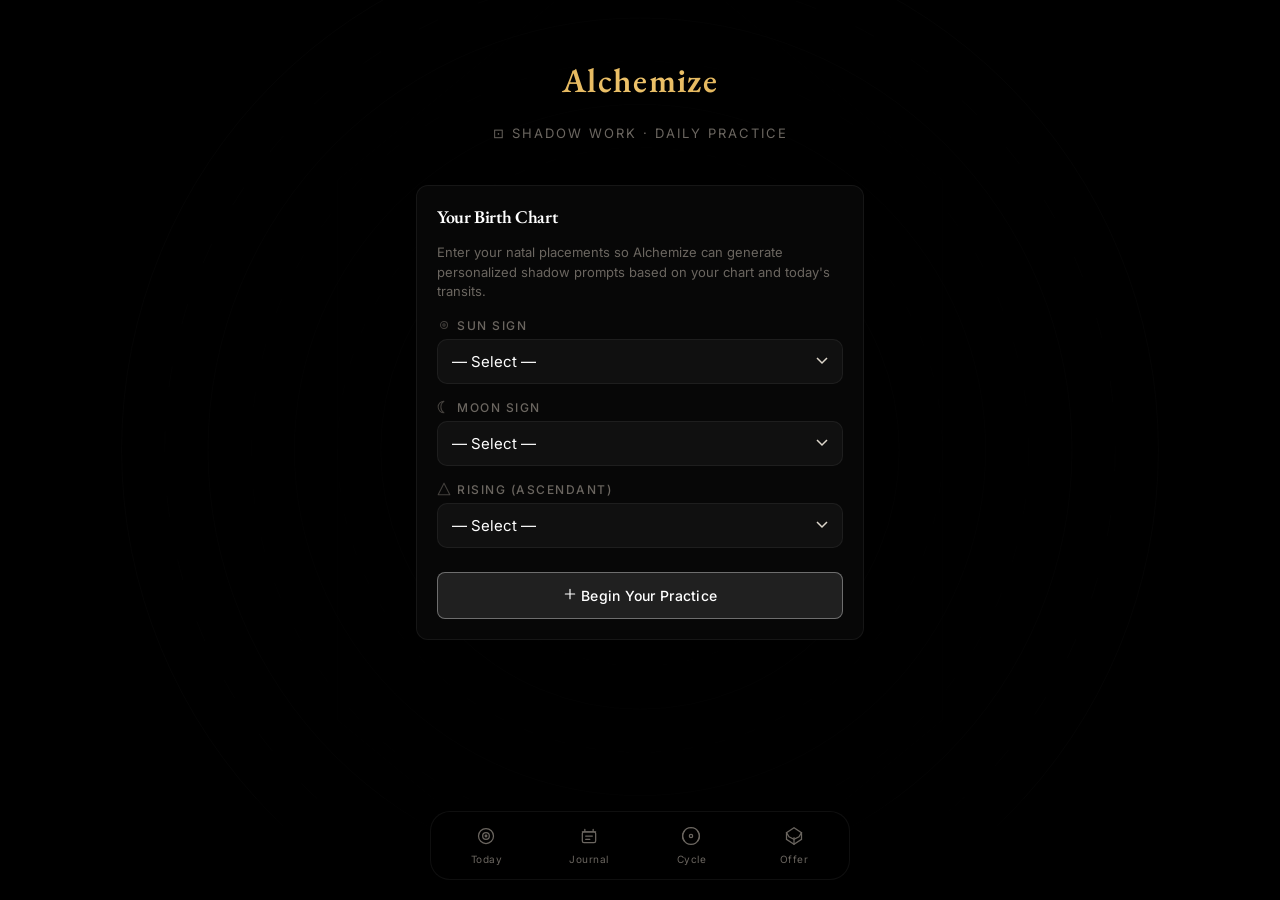
<file: index.html>
<!DOCTYPE html>
<html lang="en">
<head>
<meta charset="UTF-8">
<meta name="viewport" content="width=device-width, initial-scale=1.0, maximum-scale=1.0, user-scalable=no">
<title>Alchemize — Shadow Work</title>
<link rel="preconnect" href="https://fonts.googleapis.com">
<link href="https://fonts.googleapis.com/css2?family=Instrument+Serif:ital@0;1&family=EB+Garamond:ital,wght@0,400;0,500;0,600;0,700;0,800;1,400;1,500&family=Inter:wght@300;400;500;600;700&display=swap" rel="stylesheet">
<link rel="stylesheet" href="css/tokens.css">
<link rel="stylesheet" href="css/base.css">
<link rel="stylesheet" href="css/components.css">
<link rel="stylesheet" href="css/phases.css">
</head>
<body>
<div id="sacred-bg">
  <svg viewBox="0 0 1000 1000" xmlns="http://www.w3.org/2000/svg">
    <circle cx="500" cy="500" r="480" fill="none" stroke="currentColor" stroke-width="0.5"/>
    <circle cx="500" cy="500" r="400" fill="none" stroke="currentColor" stroke-width="0.4"/>
    <circle cx="500" cy="500" r="320" fill="none" stroke="currentColor" stroke-width="0.3"/>
    <circle cx="500" cy="500" r="240" fill="none" stroke="currentColor" stroke-width="0.3"/>
    <circle cx="500" cy="500" r="160" fill="none" stroke="currentColor" stroke-width="0.2"/>
    <circle cx="500" cy="500" r="80" fill="none" stroke="currentColor" stroke-width="0.2"/>
    <polygon points="500,20 780,250 780,750 500,980 220,750 220,250" fill="none" stroke="currentColor" stroke-width="0.3" opacity="0.5"/>
    <polygon points="500,120 660,250 660,750 500,880 340,750 340,250" fill="none" stroke="currentColor" stroke-width="0.2" opacity="0.3"/>
  </svg>
  <svg class="ring2" viewBox="0 0 1000 1000" xmlns="http://www.w3.org/2000/svg">
    <circle cx="500" cy="500" r="440" fill="none" stroke="currentColor" stroke-width="0.3" stroke-dasharray="20 40"/>
    <circle cx="500" cy="500" r="360" fill="none" stroke="currentColor" stroke-width="0.2" stroke-dasharray="15 30"/>
    <circle cx="500" cy="500" r="280" fill="none" stroke="currentColor" stroke-width="0.2" stroke-dasharray="10 20"/>
    <circle cx="500" cy="500" r="200" fill="none" stroke="currentColor" stroke-width="0.15" stroke-dasharray="8 16"/>
    <circle cx="500" cy="500" r="120" fill="none" stroke="currentColor" stroke-width="0.15" stroke-dasharray="5 10"/>
  </svg>
</div>

<div id="app">
  <!-- SETUP VIEW -->
  <div id="view-setup" class="view">
    <h1 class="app-title">Alchemize</h1>
    <p class="app-subtitle">⊡ Shadow Work · Daily Practice</p>
    <div class="card">
      <h3 style="margin-bottom:16px; font-size:18px;">Your Birth Chart</h3>
      <p style="font-size:13px; color:var(--text-dim); margin-bottom:16px; line-height:1.5;">
        Enter your natal placements so Alchemize can generate personalized shadow prompts based on your chart and today's transits.
      </p>
      <div class="chart-form">
        <div class="form-group">
          <label class="sigil-label"><svg width="14" height="14" viewBox="0 0 24 24" fill="none" stroke="currentColor" stroke-width="1.8"><circle cx="12" cy="12" r="6"/><circle cx="12" cy="12" r="2"/></svg> Sun Sign</label>
          <!-- The Seed Logo -->
          <template id="seed-sigil">
            <svg viewBox="0 0 24 24" width="24" height="24" fill="none" stroke="currentColor" stroke-width="1.5" stroke-linecap="round" stroke-linejoin="round">
              <polygon points="12,2 4,20 20,20"/><!-- top triangle pointing down -->
              <polygon points="12,22 4,4 20,4"/><!-- bottom triangle pointing up -->
              <circle cx="12" cy="12" r="3"/><!-- center circle -->
            </svg>
          </template>
          <select id="input-sun">
            <option value="">— Select —</option>
            <option value="Aries">Aries</option><option value="Taurus">Taurus</option><option value="Gemini">Gemini</option>
            <option value="Cancer">Cancer</option><option value="Leo">Leo</option><option value="Virgo">Virgo</option>
            <option value="Libra">Libra</option><option value="Scorpio">Scorpio</option><option value="Sagittarius">Sagittarius</option>
            <option value="Capricorn">Capricorn</option><option value="Aquarius">Aquarius</option><option value="Pisces">Pisces</option>
          </select>
        </div>
        <div class="form-group">
          <label class="sigil-label"><svg width="14" height="14" viewBox="0 0 24 24" fill="none" stroke="currentColor" stroke-width="1.8"><path d="M12 2a12 12 0 0 0 0 20 10 10 0 0 1 0-20z" stroke-linejoin="round"/></svg> Moon Sign</label>
          <select id="input-moon">
            <option value="">— Select —</option>
            <option value="Aries">Aries</option><option value="Taurus">Taurus</option><option value="Gemini">Gemini</option>
            <option value="Cancer">Cancer</option><option value="Leo">Leo</option><option value="Virgo">Virgo</option>
            <option value="Libra">Libra</option><option value="Scorpio">Scorpio</option><option value="Sagittarius">Sagittarius</option>
            <option value="Capricorn">Capricorn</option><option value="Aquarius">Aquarius</option><option value="Pisces">Pisces</option>
          </select>
        </div>
        <div class="form-group">
          <label class="sigil-label"><svg width="14" height="14" viewBox="0 0 24 24" fill="none" stroke="currentColor" stroke-width="1.8"><polygon points="12,2 2,22 22,22" stroke-linejoin="round"/></svg> Rising (Ascendant)</label>
          <select id="input-rising">
            <option value="">— Select —</option>
            <option value="Aries">Aries</option><option value="Taurus">Taurus</option><option value="Gemini">Gemini</option>
            <option value="Cancer">Cancer</option><option value="Leo">Leo</option><option value="Virgo">Virgo</option>
            <option value="Libra">Libra</option><option value="Scorpio">Scorpio</option><option value="Sagittarius">Sagittarius</option>
            <option value="Capricorn">Capricorn</option><option value="Aquarius">Aquarius</option><option value="Pisces">Pisces</option>
          </select>
        </div>
        <button id="btn-save-chart" class="btn btn-primary w-full mt-8">
          <svg width="14" height="14" viewBox="0 0 24 24" fill="none" stroke="currentColor" stroke-width="2" stroke-linecap="round" stroke-linejoin="round"><path d="M20 12H4M12 4v16"/></svg>
          Begin Your Practice</button>
      </div>
    </div>
  </div>

  <!-- DAILY JOURNAL VIEW -->
  <div id="view-daily" class="view">
    <div class="phase-header">
      <span class="phase-symbol" id="phase-symbol-header">⚫</span>
      <span class="phase-name" id="phase-name-header">NIGREDO</span>
      <div class="moon-info" id="moon-info-header">Moon in Aries · Waxing Crescent</div>
    </div>

    <div class="card">
      <div class="flex items-center justify-between">
        <h3 style="font-size:16px;">Today's Session</h3>
        <span class="sig-badge" id="sig-badge">
          <span>3·6·9</span>
          <span class="sig-digits" id="sig-digits">—</span>
        </span>
      </div>
      <div style="border-top:1px solid var(--border-subtle); margin:12px 0;"></div>
      <div class="journal-prompt" id="journal-prompt">
        Loading your prompt...
      </div>
      <div class="journal-meta" id="journal-meta">
        <span class="text-xs" id="prompt-moon-sign"></span>
        <span class="text-xs" id="prompt-house"></span>
        <span class="text-xs" id="prompt-law"></span>
      </div>
    </div>

    <!-- Practice Container -->
    <div id="practice-container"></div>

    <div class="card">
<label style="font-size:12px; letter-spacing:1.5px; text-transform:uppercase; color:var(--text-dim); font-weight:500;">
        <svg width="13" height="13" viewBox="0 0 24 24" fill="none" stroke="currentColor" stroke-width="1.5" stroke-linecap="round" style="margin-right:6px;">
          <polyline points="4,7 12,3 20,7"/>
          <polyline points="4,17 12,21 20,17"/>
          <line x1="12" y1="3" x2="12" y2="21"/>
        </svg>
        Your Shadow Writing</label>
      <textarea id="journal-text" placeholder="Write your reflections here..." style="font-family:'Inter',sans-serif; background:rgba(255,255,255,0.04); border:1px solid var(--border-subtle); border-radius:10px; padding:12px 14px; color:var(--text-primary); font-size:15px; font-weight:400; outline:none; width:100%; resize:vertical; min-height:140px; line-height:1.6; margin-top:8px; transition:border-color 0.3s;"></textarea>
      <div class="flex items-center justify-between mt-12">
        <span id="session-counter" class="text-sm text-dim"></span>
        <button id="btn-save-journal" class="btn btn-primary btn-small">Save Entry</button>
      </div>
    </div>

    <div class="card" id="cycle-progress-card">
      <div class="flex items-center justify-between">
        <span class="text-xs">Cycle Progress</span>
        <span class="text-sm text-gold" id="cycle-label">Cycle 1</span>
      </div>
      <div style="margin-top:8px; height:4px; background:rgba(255,255,255,0.06); border-radius:2px; overflow:hidden;">
        <div id="cycle-bar" style="height:100%; background:var(--filigree); border-radius:2px; width:0%; transition:width 0.6s ease;"></div>
      </div>
    </div>
  </div>

  <!-- HISTORY VIEW -->
  <div id="view-history" class="view">
    <h2 style="font-size:22px; margin-bottom:4px;">
          <svg width="20" height="20" viewBox="0 0 24 24" fill="none" stroke="currentColor" stroke-width="1.5" stroke-linecap="round" stroke-linejoin="round" style="margin-right:6px;vertical-align:-3px;">
            <rect x="4" y="4" width="16" height="16" rx="2"/>
            <line x1="8" y1="10" x2="16" y2="10"/>
            <line x1="8" y1="14" x2="14" y2="14"/>
          </svg>
          Journal History</h2>
    <p class="text-sm text-dim" style="margin-bottom:12px;">Your recorded sessions</p>
    <div id="entries-list"></div>
  </div>

  <!-- SYNTHESIS VIEW -->
  <div id="view-synthesis" class="view">
    <h2 style="font-size:22px; text-align:center;">
          <svg width="20" height="20" viewBox="0 0 24 24" fill="none" stroke="currentColor" stroke-width="1.5" stroke-linecap="round" style="margin-right:6px;vertical-align:-3px;">
            <circle cx="12" cy="12" r="10"/>
            <circle cx="12" cy="12" r="6"/>
            <circle cx="12" cy="12" r="2"/>
            <path d="M12 2a15 15 0 0 1 0 20 15 15 0 0 1 0-20z" opacity="0.4"/>
          </svg>
          Cycle Synthesis</h2>
    <p class="text-sm text-dim text-center" style="margin-bottom:12px;">Every 9 sessions completes an alchemical cycle</p>
    <div id="synthesis-content"></div>
  </div>

  <!-- OFFER VIEW -->
  <div id="view-offer" class="view">
    <h2 style="font-size:22px; text-align:center;">
          <svg width="20" height="20" viewBox="0 0 24 24" fill="none" stroke="currentColor" stroke-width="1.5" stroke-linejoin="round" style="margin-right:6px;vertical-align:-3px;">
            <polygon points="12,2 22,12 12,22 2,12"/>
            <polygon points="12,6 18,12 12,18 6,12"/>
          </svg>
          Founding Offer</h2>
    <p class="text-sm text-dim text-center" style="margin-bottom:16px;">Be among the first to alchemize</p>
    <div class="card offer-card">
      <p class="offer-label">One-Time · Lifetime Access</p>
      <div class="offer-price">€59</div>
      <p class="offer-sub">Then €9.99/month after founding batch</p>
      <div class="spot-counter">
        <svg width="16" height="16" viewBox="0 0 24 24" fill="none" stroke="currentColor" stroke-width="1.5" stroke-linecap="round"><polygon points="12,2 15,9 22,9 16,14 18,22 12,17 6,22 8,14 2,9 9,9"/></svg>
        <span id="spots-display"><span class="spots-num">50</span> spots remaining</span>
      </div>
      <button id="btn-claim" class="btn-claim">
        <svg width="15" height="15" viewBox="0 0 24 24" fill="none" stroke="currentColor" stroke-width="2" stroke-linecap="round" stroke-linejoin="round" style="margin-right:6px;vertical-align:-2px;">
          <polygon points="12,2 22,12 12,22 2,12"/>
          <polygon points="12,6 18,12 12,18 6,12"/>
        </svg>
        Claim Your Spot</button>
      <p class="text-xs text-dim mt-12">50 founding spots total · No recurring commitment if you join now</p>
    </div>
    <div class="card" style="margin-top:4px;">
      <p class="text-sm" style="line-height:1.6; color:var(--text-secondary);">
        <span class="feature-dot"></span> Lifetime prompt generation
        <span class="feature-dot"></span> Personalized shadow work
        <span class="feature-dot"></span> Offline-first privacy
        <span class="feature-dot"></span> All future phases
        <span class="feature-dot"></span> Priority feature requests
      </p>
    </div>
  </div>
</div>

<!-- NAVIGATION -->
<div id="nav">
  <div class="nav-inner">
    <button class="nav-btn active" data-view="daily">
      <span class="nav-icon"><svg width="20" height="20" viewBox="0 0 24 24" fill="none" stroke="currentColor" stroke-width="1.5" stroke-linecap="round"><circle cx="12" cy="12" r="9"/><circle cx="12" cy="12" r="4"/><circle cx="12" cy="12" r="1"/></svg></span>
      <span>Today</span>
    </button>
    <button class="nav-btn" data-view="history">
      <span class="nav-icon"><svg width="20" height="20" viewBox="0 0 24 24" fill="none" stroke="currentColor" stroke-width="1.5" stroke-linecap="round"><path d="M4 7h16M7 4v3M17 4v3"/><rect x="4" y="7" width="16" height="13" rx="2"/><path d="M8 12h8M8 16h5"/></svg></span>
      <span>Journal</span>
    </button>
    <button class="nav-btn" data-view="synthesis">
      <span class="nav-icon"><svg width="20" height="20" viewBox="0 0 24 24" fill="none" stroke="currentColor" stroke-width="1.5" stroke-linecap="round"><path d="M12 2a10 10 0 0 1 8 16"/><path d="M12 2a10 10 0 0 0-8 16"/><path d="M12 22a10 10 0 0 1-8-16"/><path d="M12 22a10 10 0 0 0 8-16"/><circle cx="12" cy="12" r="2"/></svg></span>
      <span>Cycle</span>
    </button>
    <button class="nav-btn" data-view="offer">
      <span class="nav-icon"><svg width="20" height="20" viewBox="0 0 24 24" fill="none" stroke="currentColor" stroke-width="1.5" stroke-linecap="round"><path d="M12 2L3 8l3 5 6 3 6-3 3-5z"/><path d="M3 8v8l9 6 9-6V8"/><path d="M12 22V14"/></svg></span>
      <span>Offer</span>
    </button>
  </div>
</div>

<!-- MODAL -->
<div class="modal-overlay" id="modal">
  <div class="modal-content">
    <button class="modal-close" id="modal-close">
      <svg width="16" height="16" viewBox="0 0 24 24" fill="none" stroke="currentColor" stroke-width="1.8" stroke-linecap="round"><line x1="6" y1="6" x2="18" y2="18"/><line x1="18" y1="6" x2="6" y2="18"/></svg>
    </button>
    <div id="modal-body"></div>
  </div>
</div>

<script src="js/data.js"></script>
<script src="js/storage.js"></script>
<script src="js/moon.js"></script>
<script src="js/ui.js"></script>
<script src="js/app.js"></script>
</body>
</html>
</file>
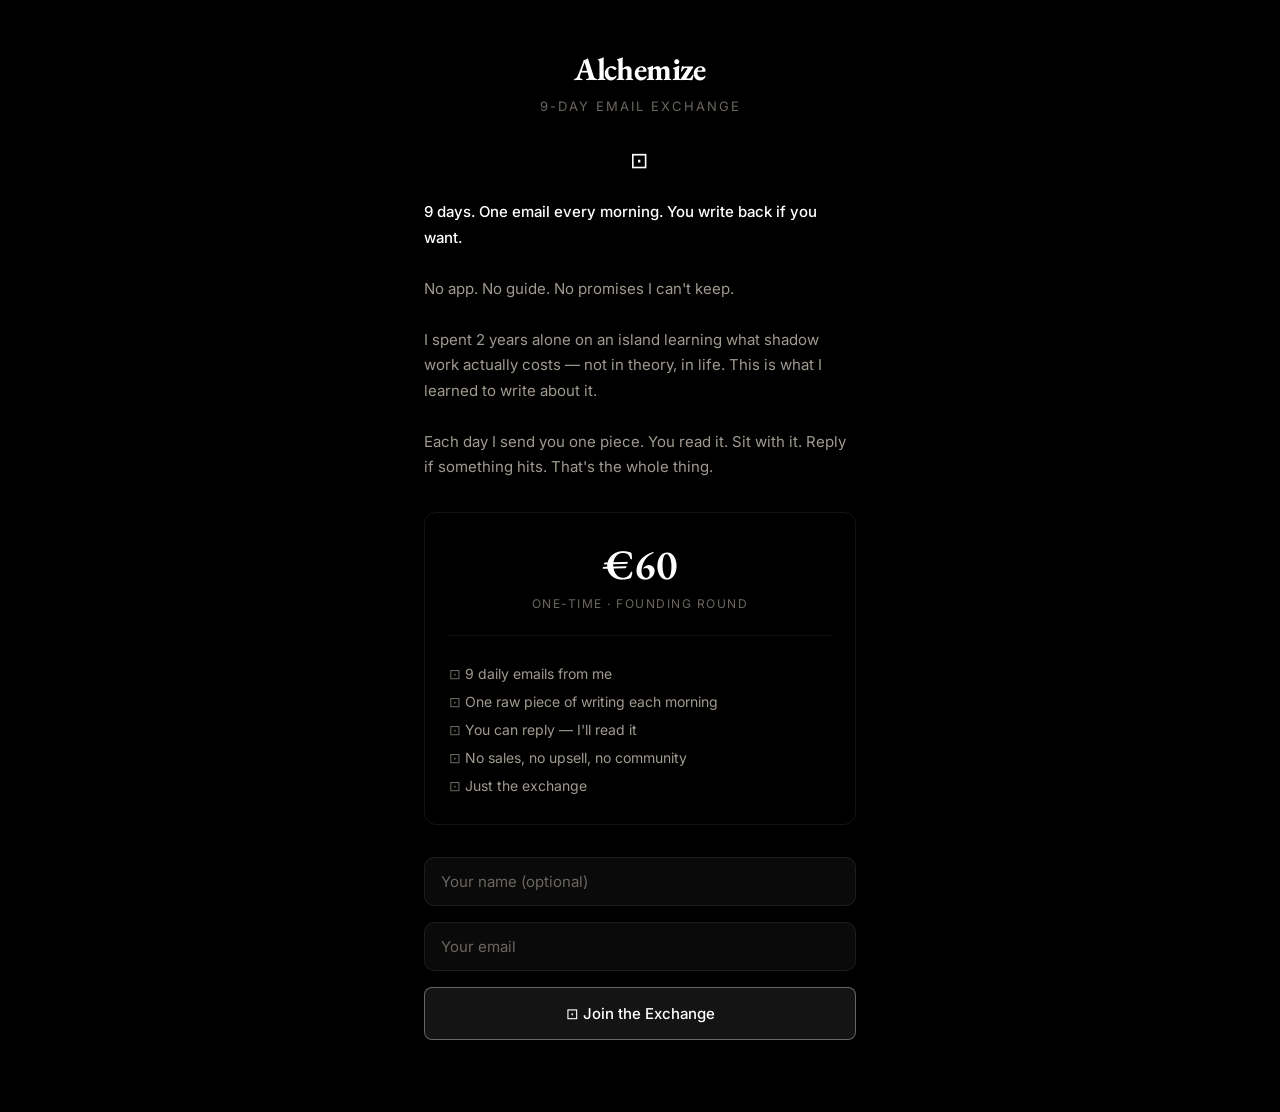
<file: join.html>
<!DOCTYPE html>
<html lang="en">
<head>
<meta charset="UTF-8">
<meta name="viewport" content="width=device-width, initial-scale=1.0">
<title>Join — Alchemize</title>
<link href="https://fonts.googleapis.com/css2?family=EB+Garamond:wght@400;600;700;800&family=Inter:wght@400;500;600&display=swap" rel="stylesheet">
<style>
* { margin: 0; padding: 0; box-sizing: border-box; }
html, body {
  background: #000;
  color: #fff;
  font-family: 'Inter', sans-serif;
  min-height: 100vh;
  display: flex;
  flex-direction: column;
  align-items: center;
}
.container {
  width: 100%;
  max-width: 480px;
  padding: 48px 24px;
  text-align: center;
}
h1 {
  font-family: 'EB Garamond', serif;
  font-size: 32px;
  font-weight: 700;
  margin-bottom: 8px;
  letter-spacing: -0.02em;
}
.subtitle {
  font-size: 13px;
  color: #6B6660;
  letter-spacing: 2px;
  text-transform: uppercase;
  margin-bottom: 32px;
}
.signature {
  font-family: 'EB Garamond', serif;
  font-size: 22px;
  color: #fff;
  margin-bottom: 24px;
  letter-spacing: 2px;
}
.desc {
  font-size: 15px;
  line-height: 1.7;
  color: #A09A90;
  margin-bottom: 32px;
  text-align: left;
}
.desc strong { color: #fff; font-weight: 500; }
.offer-box {
  border: 1px solid rgba(255,255,255,0.08);
  border-radius: 12px;
  padding: 24px;
  margin-bottom: 32px;
}
.price {
  font-family: 'EB Garamond', serif;
  font-size: 42px;
  font-weight: 600;
  color: #fff;
  margin-bottom: 4px;
}
.price-label {
  font-size: 12px;
  color: #6B6660;
  letter-spacing: 1.5px;
  text-transform: uppercase;
  margin-bottom: 16px;
}
.features {
  text-align: left;
  font-size: 14px;
  line-height: 2;
  color: #A09A90;
}
.features span {
  display: block;
}
.features span::before {
  content: "⊡ ";
  color: #6B6660;
}
.form-group {
  margin-bottom: 16px;
}
input {
  width: 100%;
  padding: 14px 16px;
  background: rgba(255,255,255,0.04);
  border: 1px solid rgba(255,255,255,0.08);
  border-radius: 10px;
  color: #fff;
  font-family: 'Inter', sans-serif;
  font-size: 15px;
  outline: none;
  transition: border-color 0.3s;
}
input:focus { border-color: rgba(255,255,255,0.3); }
input::placeholder { color: #6B6660; }
.btn {
  width: 100%;
  padding: 16px;
  background: rgba(255,255,255,0.08);
  border: 1px solid rgba(255,255,255,0.35);
  border-radius: 8px;
  color: #fff;
  font-family: 'Inter', sans-serif;
  font-size: 15px;
  font-weight: 500;
  cursor: pointer;
  transition: all 0.15s ease;
  -webkit-tap-highlight-color: transparent;
}
.btn:active {
  transform: scale(0.97);
  background: rgba(255,255,255,0.18);
  border-color: rgba(255,255,255,0.5);
}
.btn:disabled { opacity: 0.3; cursor: not-allowed; transform: none; }
.success {
  display: none;
  padding: 24px;
  border: 1px solid rgba(255,255,255,0.08);
  border-radius: 12px;
  margin-top: 16px;
}
.success.show { display: block; }
.success h2 {
  font-family: 'EB Garamond', serif;
  font-size: 24px;
  margin-bottom: 8px;
}
.success p { font-size: 14px; color: #A09A90; line-height: 1.6; }
.error-msg {
  color: #D44A4A;
  font-size: 13px;
  margin-top: 8px;
  display: none;
}
.error-msg.show { display: block; }
.status-bar {
  font-size: 11px;
  color: #6B6660;
  letter-spacing: 1px;
  margin-top: 24px;
}
.divider {
  border: none;
  border-top: 1px solid rgba(255,255,255,0.06);
  margin: 24px 0;
}
</style>
</head>
<body>
<div class="container">
  <h1>Alchemize</h1>
  <p class="subtitle">9-Day Email Exchange</p>
  
  <p class="signature">⊡</p>
  
  <div class="desc">
    <p><strong>9 days. One email every morning. You write back if you want.</strong></p>
    <br>
    <p>No app. No guide. No promises I can't keep.</p>
    <br>
    <p>I spent 2 years alone on an island learning what shadow work actually costs — not in theory, in life. This is what I learned to write about it.</p>
    <br>
    <p>Each day I send you one piece. You read it. Sit with it. Reply if something hits. That's the whole thing.</p>
  </div>
  
  <div class="offer-box">
    <div class="price">€60</div>
    <div class="price-label">One-time · Founding round</div>
    <hr class="divider">
    <div class="features">
      <span>9 daily emails from me</span>
      <span>One raw piece of writing each morning</span>
      <span>You can reply — I'll read it</span>
      <span>No sales, no upsell, no community</span>
      <span>Just the exchange</span>
    </div>
  </div>
  
  <form id="join-form">
    <div class="form-group">
      <input type="text" id="name-input" placeholder="Your name (optional)" autocomplete="name">
    </div>
    <div class="form-group">
      <input type="email" id="email-input" placeholder="Your email" required autocomplete="email">
    </div>
    <button type="submit" class="btn" id="join-btn">⊡ Join the Exchange</button>
    <div class="error-msg" id="error-msg"></div>
  </form>
  
  <div class="success" id="success">
    <h2>You're in.</h2>
    <p>Day 1 lands in your inbox tomorrow morning. Same time as the sky changes, something in you will too. <br><br>— Yeri</p>
  </div>
  
  <p class="status-bar" id="status-bar"></p>
</div>

<script>
const API_URL = 'http://138.201.244.47:3456';
const form = document.getElementById('join-form');
const emailInput = document.getElementById('email-input');
const nameInput = document.getElementById('name-input');
const joinBtn = document.getElementById('join-btn');
const successDiv = document.getElementById('success');
const errorMsg = document.getElementById('error-msg');
const statusBar = document.getElementById('status-bar');

// Show live count if available
fetch(`${API_URL}/admin/stats?token=alchemize369`)
  .then(r => r.json())
  .then(d => {
    statusBar.textContent = `${d.total || 0} people have joined`;
  })
  .catch(() => {
    statusBar.textContent = '';
  });

form.addEventListener('submit', async (e) => {
  e.preventDefault();
  const email = emailInput.value.trim();
  const name = nameInput.value.trim();
  
  if (!email || !email.includes('@')) {
    errorMsg.textContent = 'Enter a valid email.';
    errorMsg.classList.add('show');
    return;
  }
  
  joinBtn.disabled = true;
  joinBtn.textContent = 'Joining...';
  errorMsg.classList.remove('show');
  
  try {
    const res = await fetch(`${API_URL}/subscribe`, {
      method: 'POST',
      headers: { 'Content-Type': 'application/json' },
      body: JSON.stringify({ email, name })
    });
    const data = await res.json();
    
    if (data.error) {
      errorMsg.textContent = data.error;
      errorMsg.classList.add('show');
      joinBtn.disabled = false;
      joinBtn.textContent = '⊡ Join the Exchange';
      return;
    }
    
    form.style.display = 'none';
    successDiv.classList.add('show');
    statusBar.textContent = `${data.total} people have joined`;
  } catch (err) {
    errorMsg.textContent = 'Something went wrong. Try again or DM me.';
    errorMsg.classList.add('show');
    joinBtn.disabled = false;
    joinBtn.textContent = '⊡ Join the Exchange';
  }
});
</script>
</body>
</html>
</file>
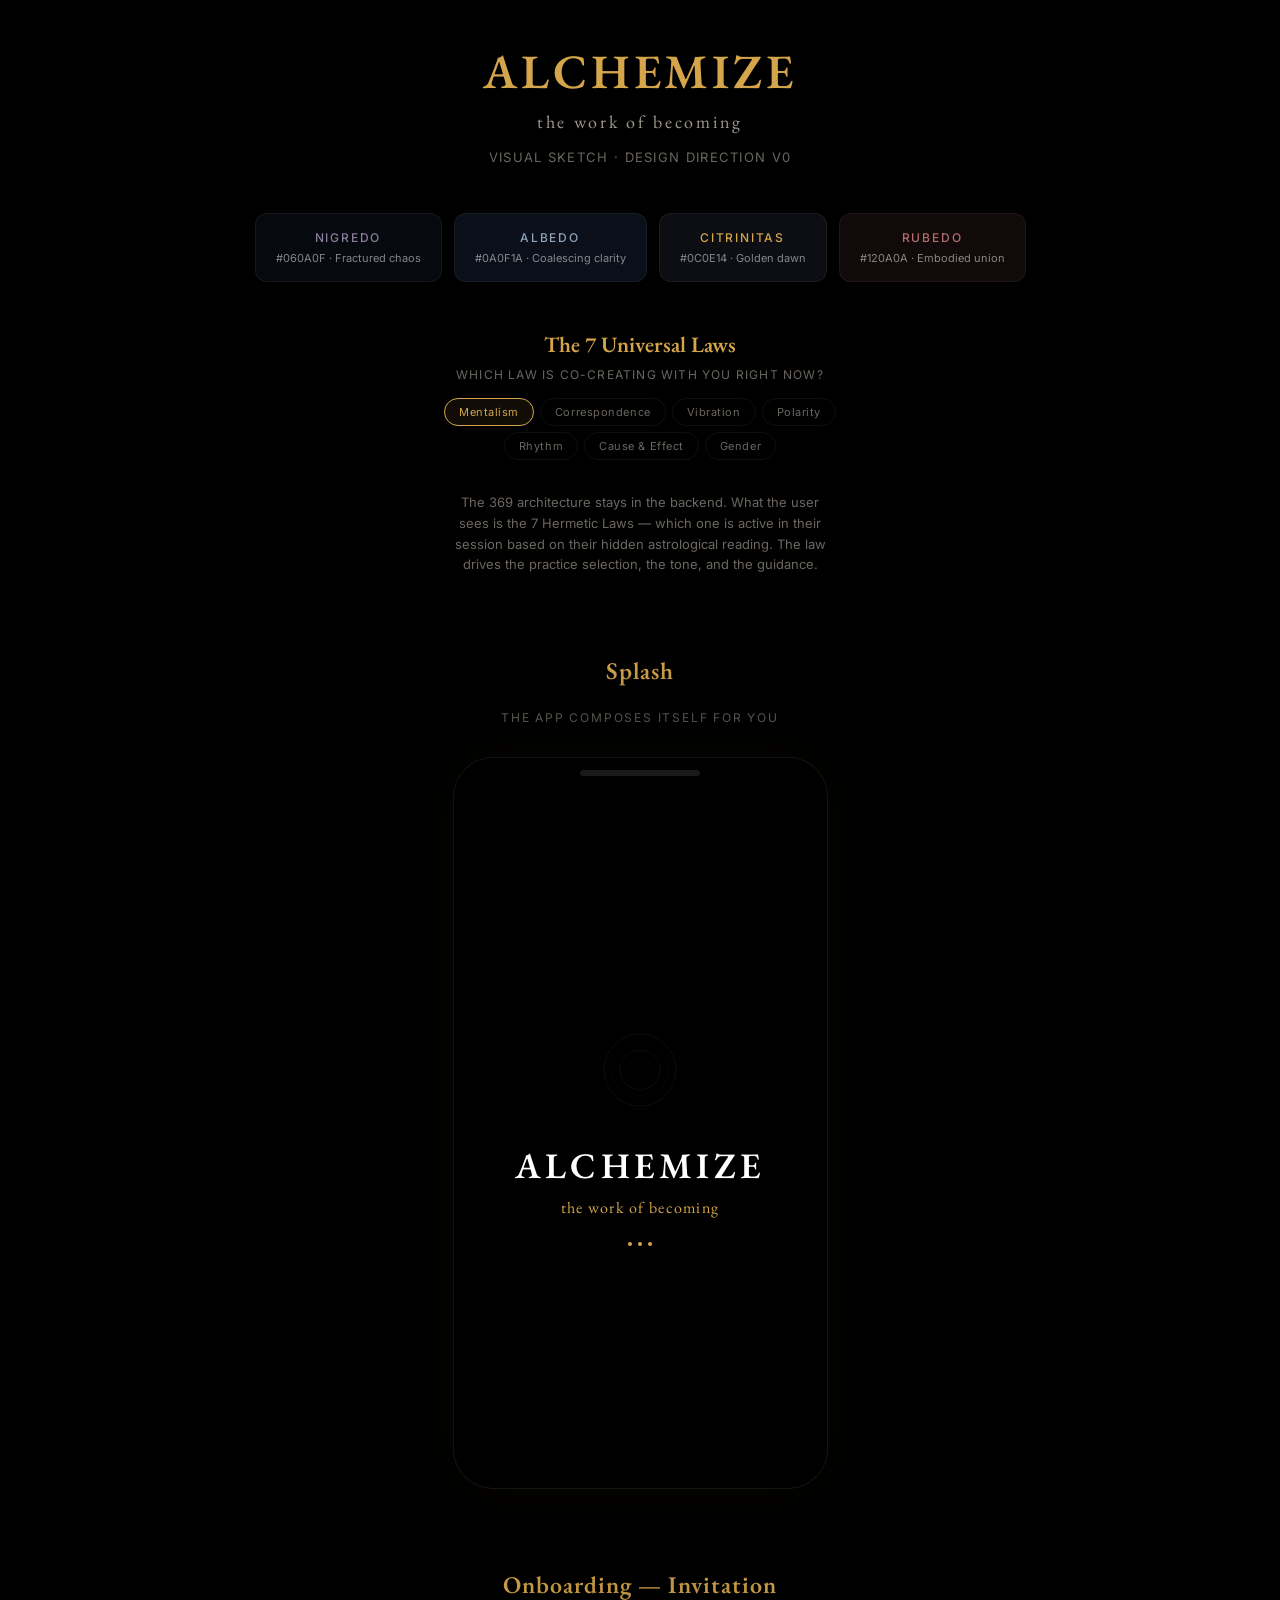
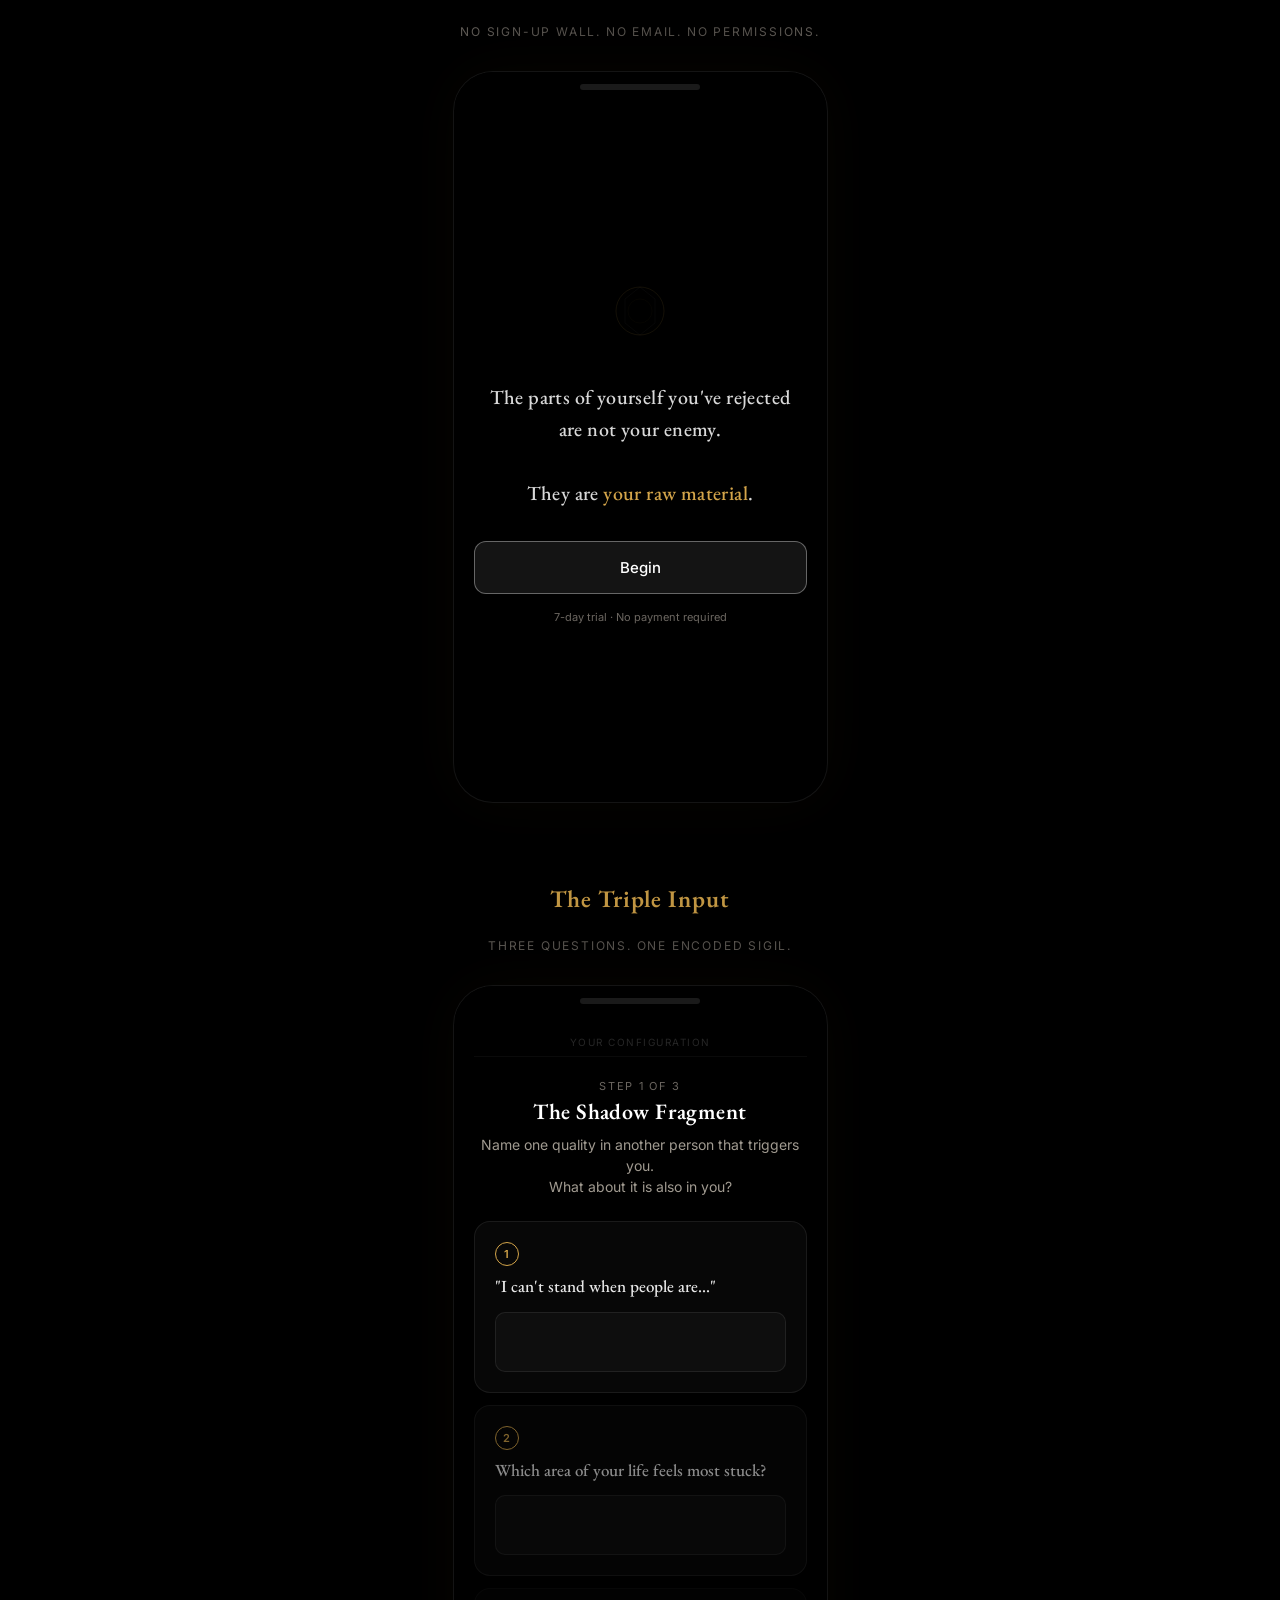
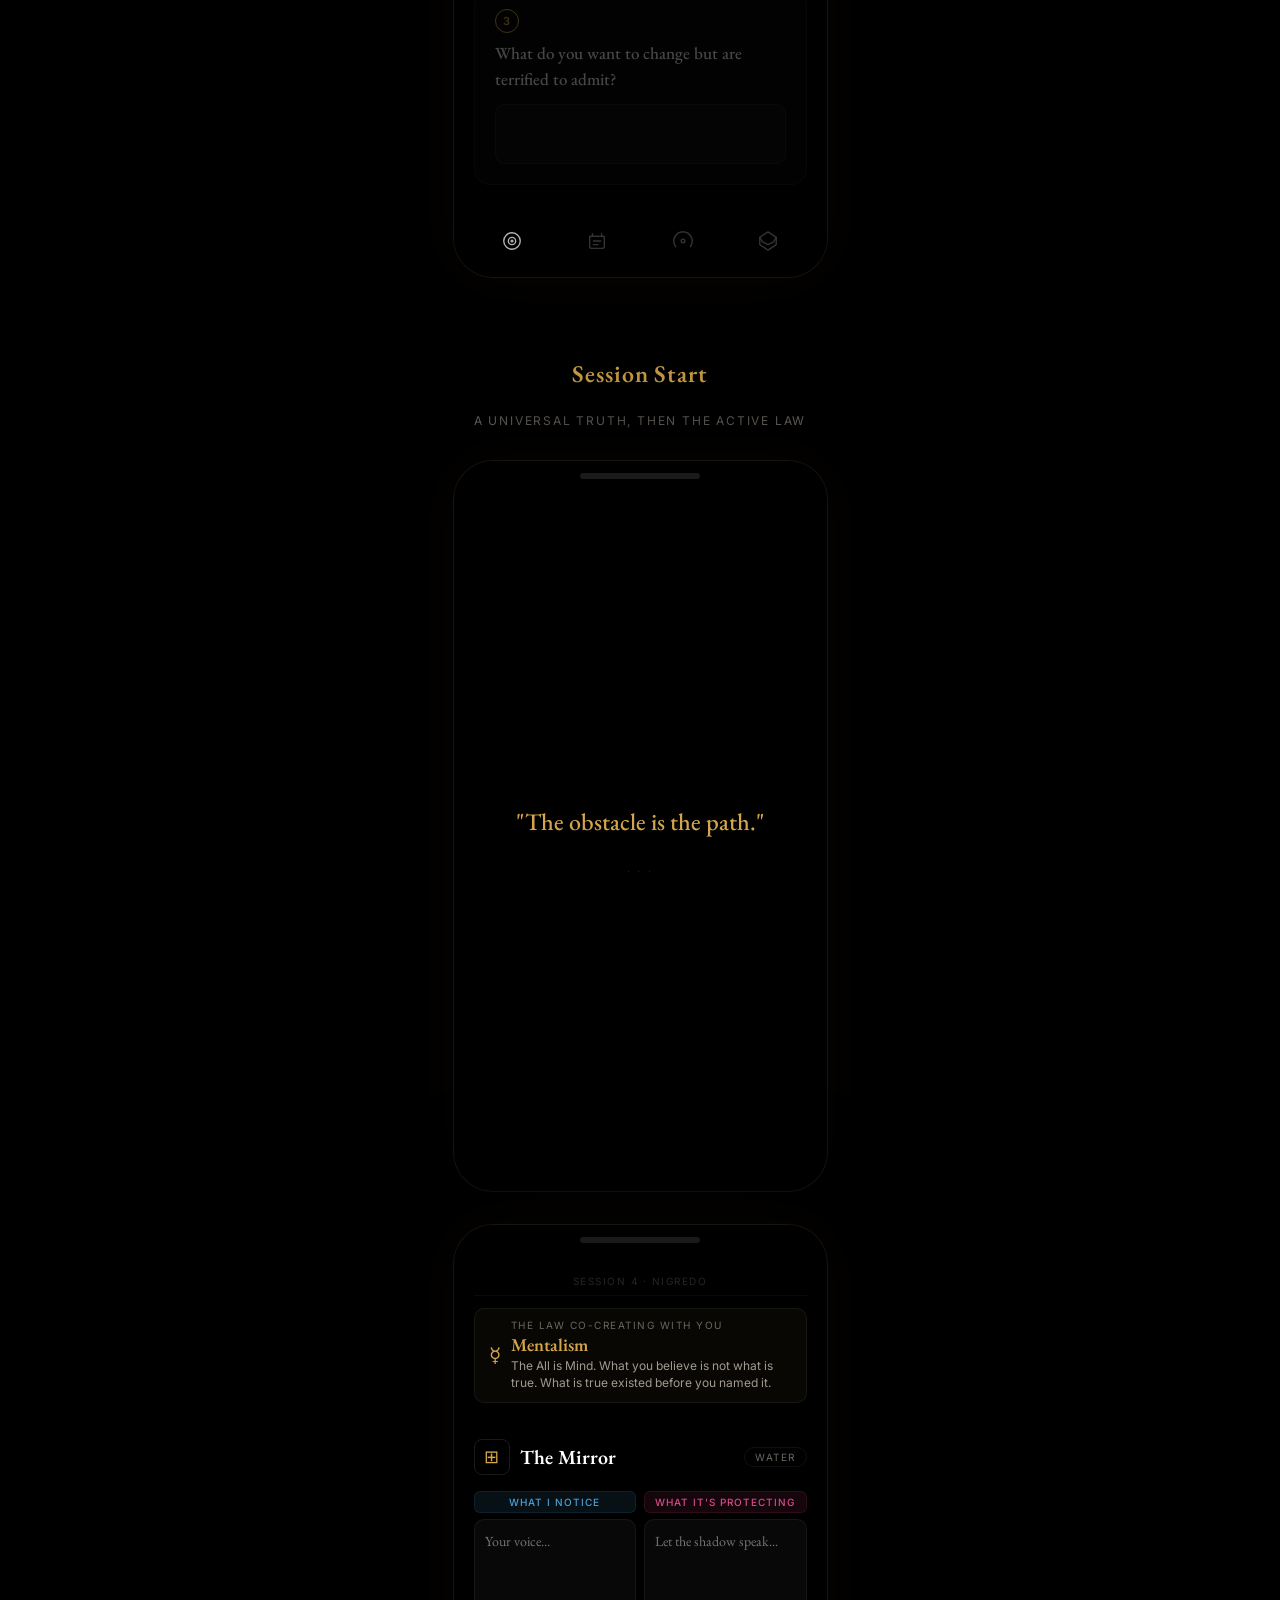
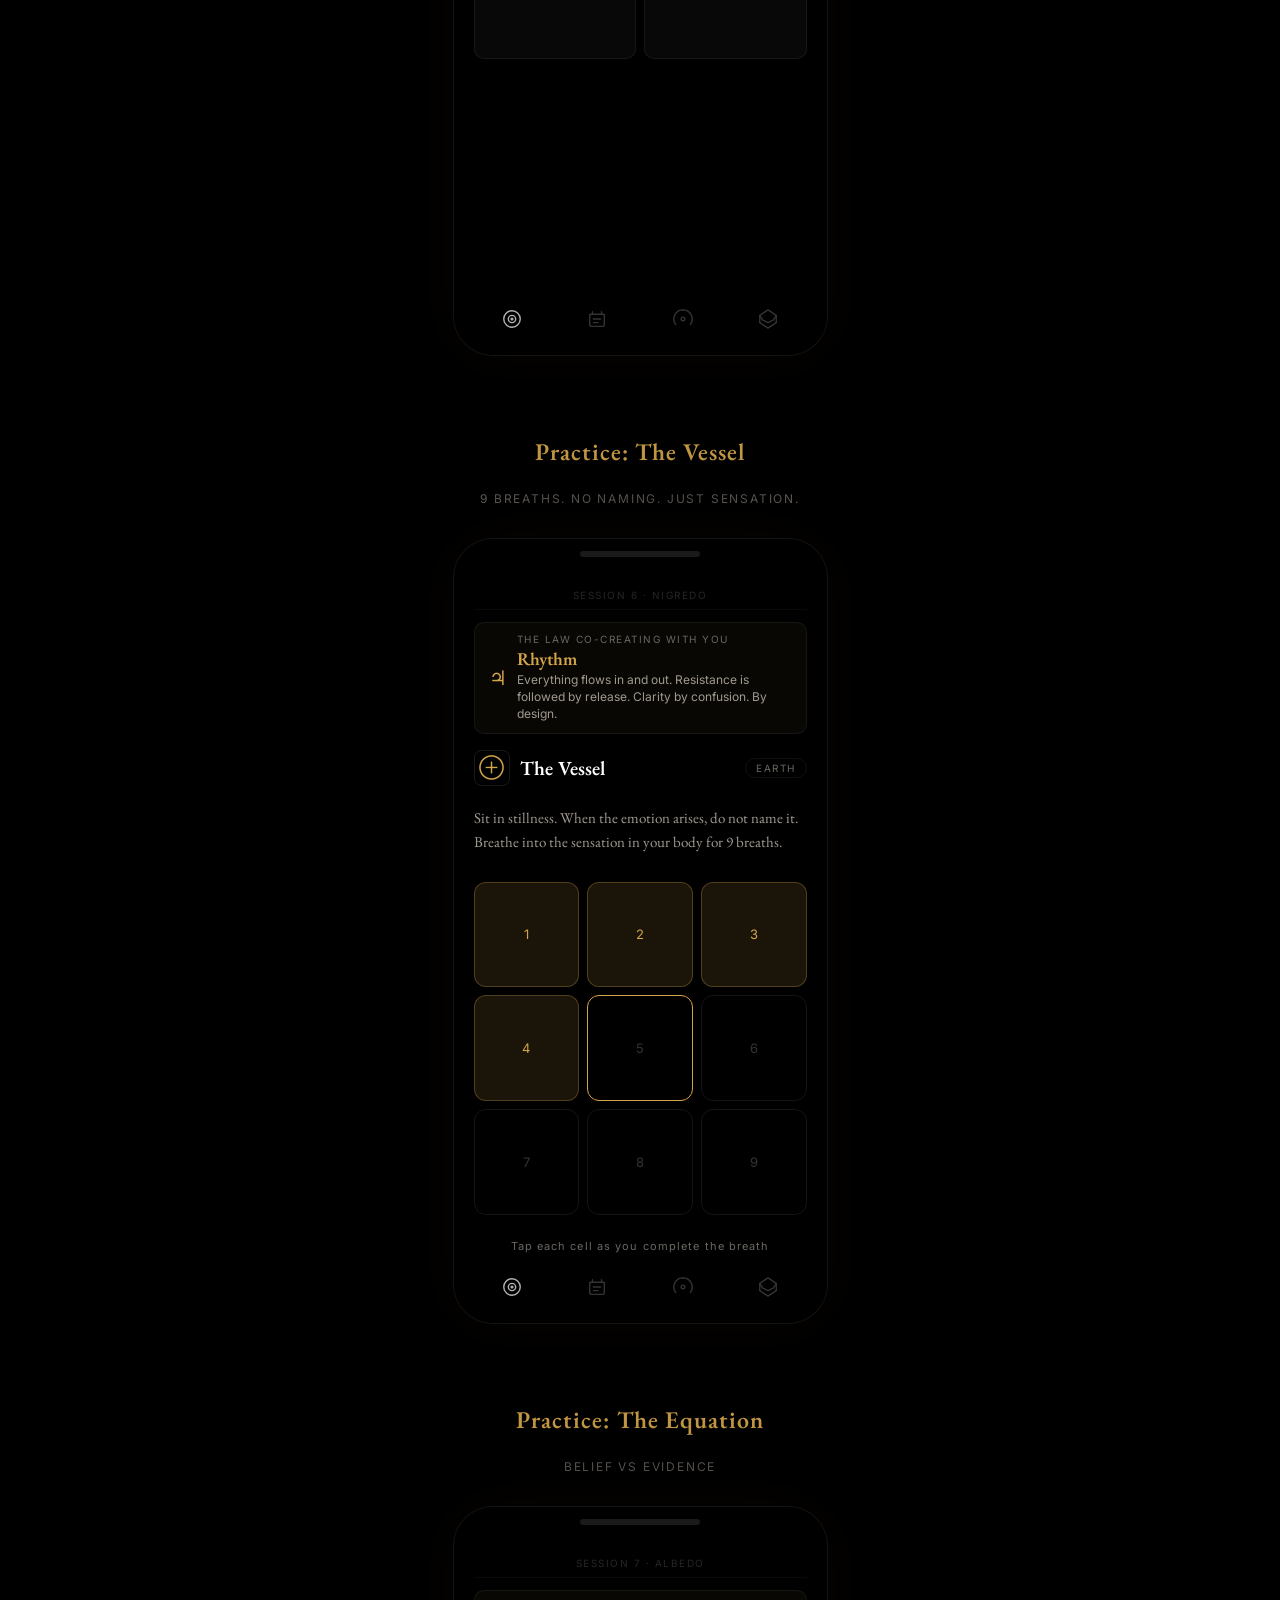
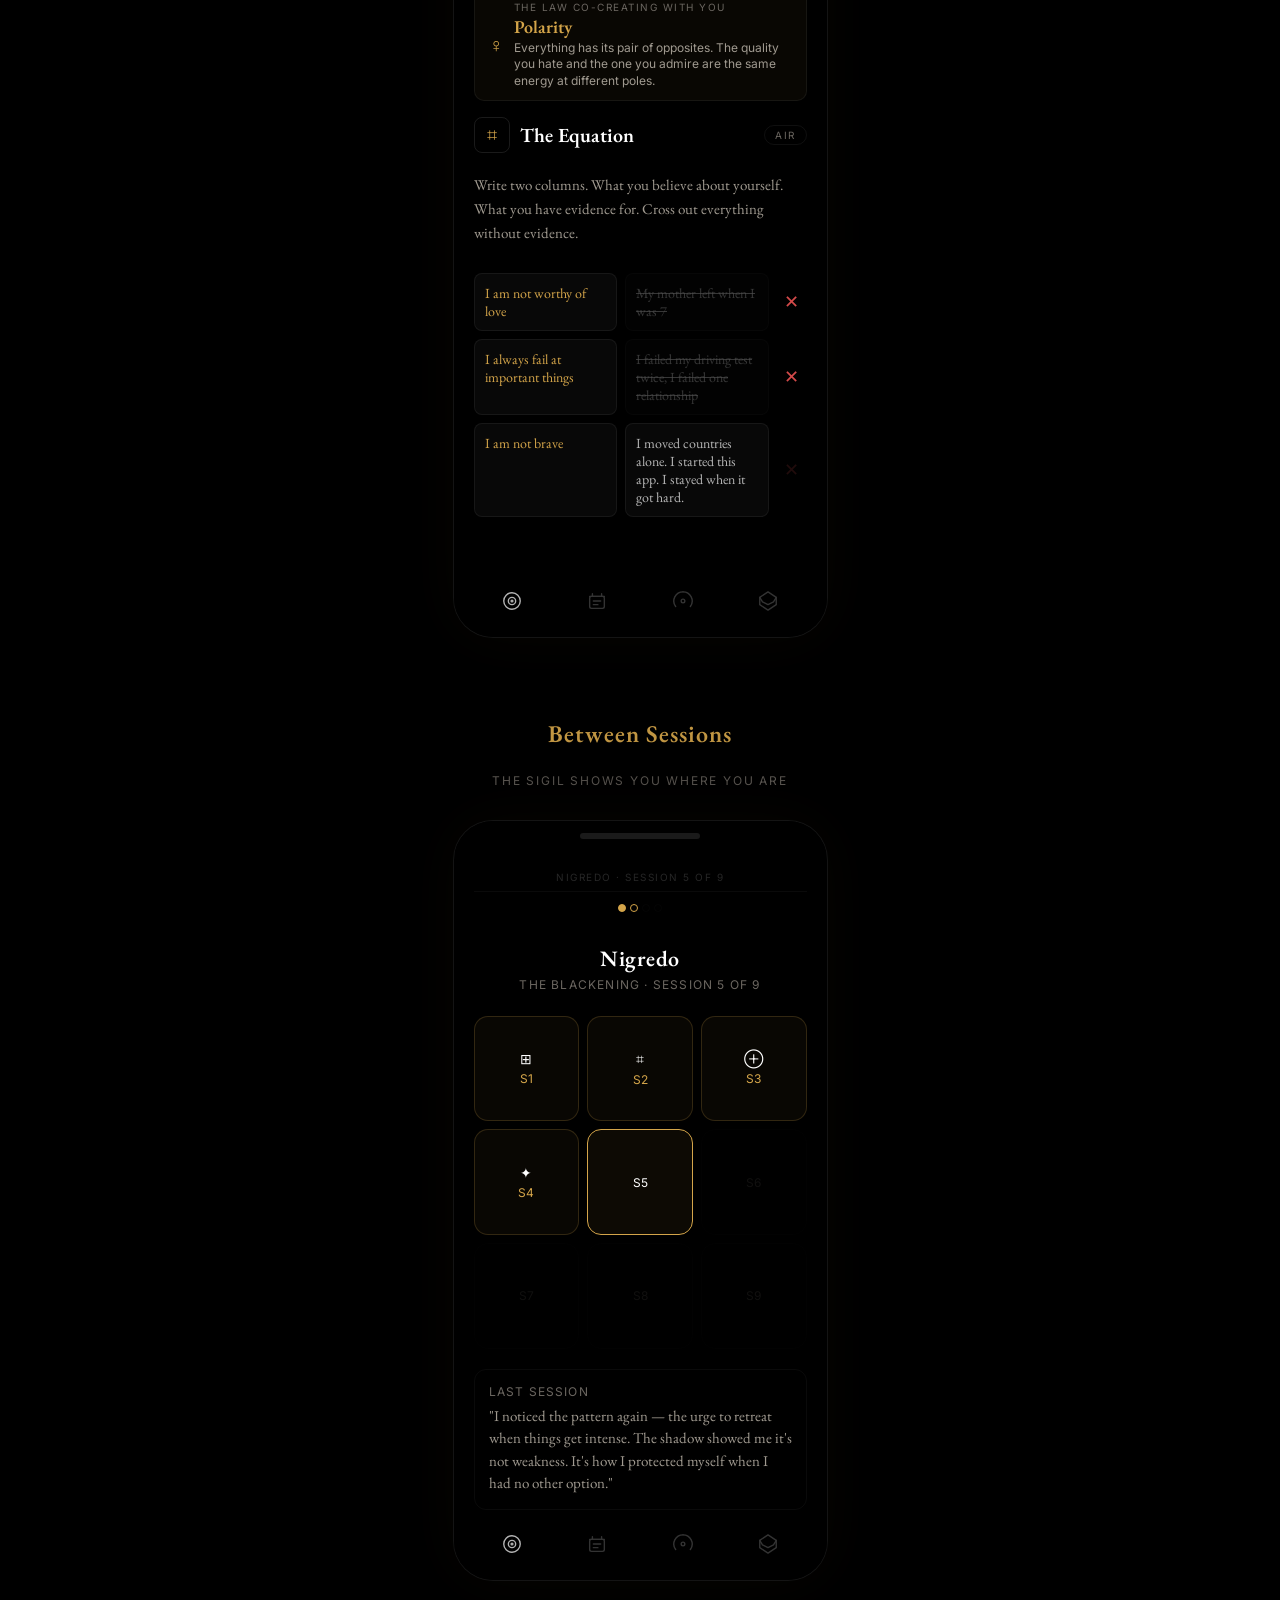
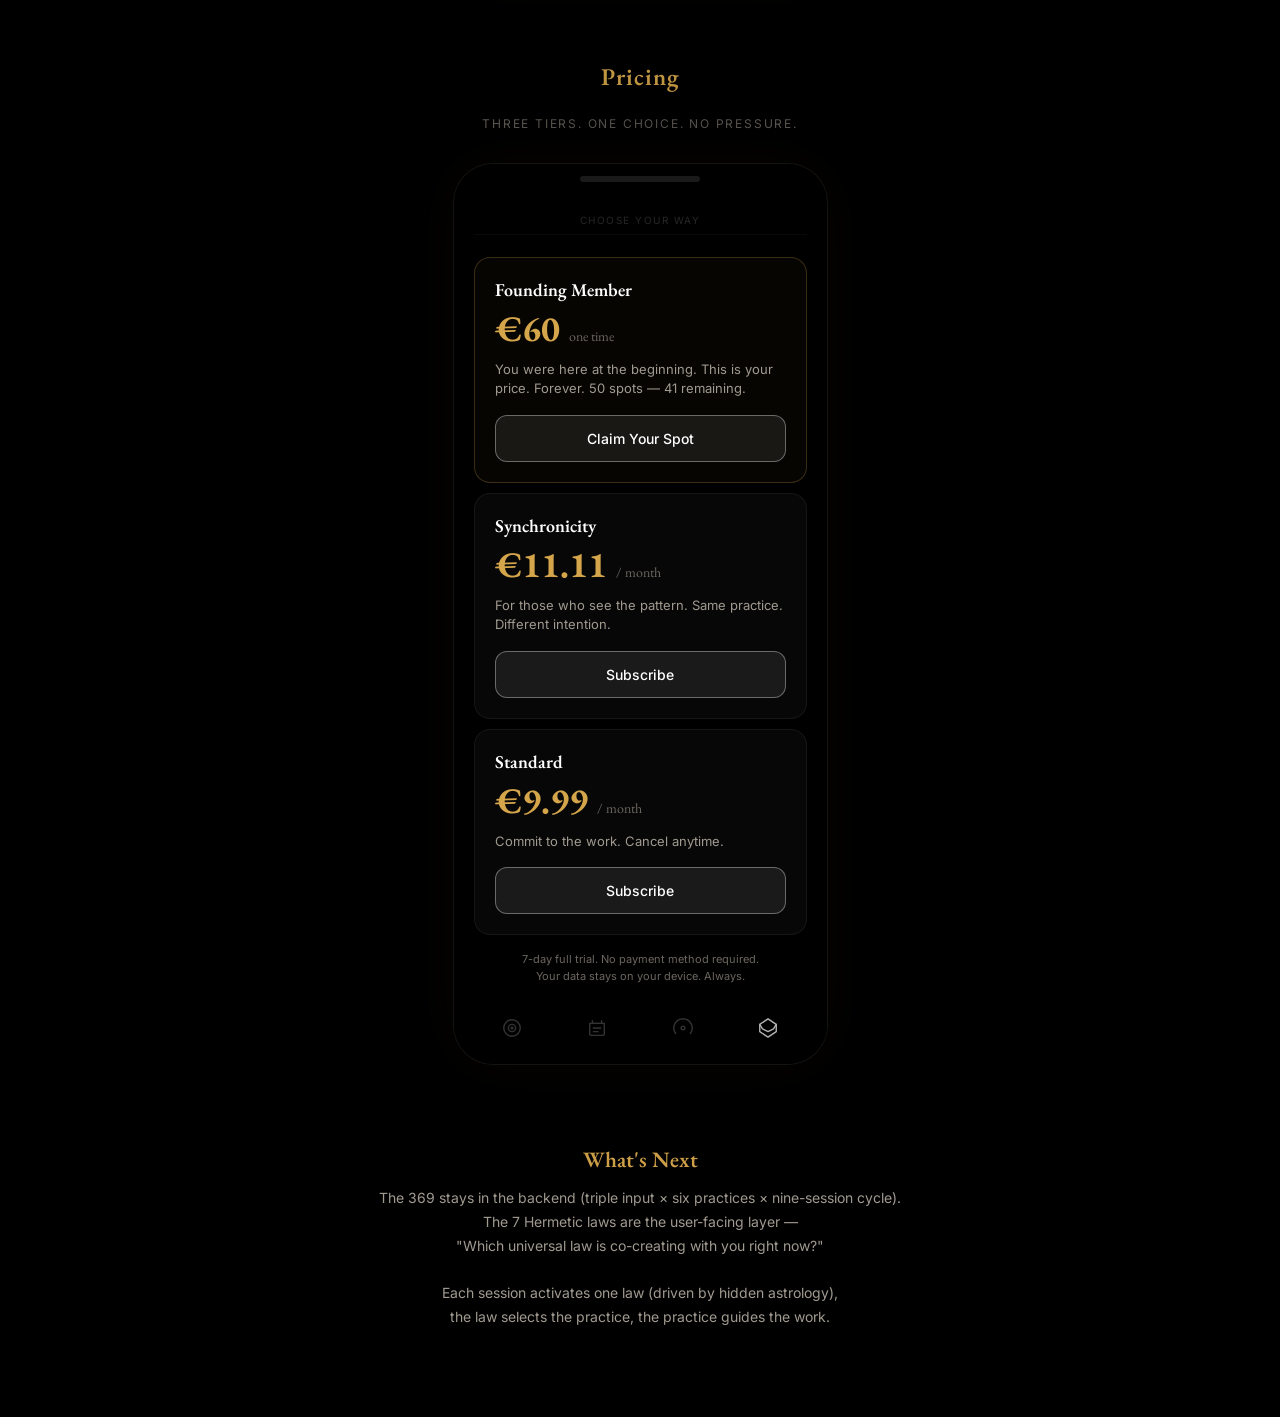
<file: sketches/alchemize-brand-board.html>
<!DOCTYPE html>
<html lang="en">
<head>
<meta charset="UTF-8">
<meta name="viewport" content="width=device-width, initial-scale=1.0">
<title>Alchemize — Visual Sketch</title>
<link rel="preconnect" href="https://fonts.googleapis.com">
<link href="https://fonts.googleapis.com/css2?family=EB+Garamond:ital,wght@0,400;0,500;0,600;0,700;0,800;1,400&family=Inter:wght@300;400;500;600;700&display=swap" rel="stylesheet">
<style>
  * { margin: 0; padding: 0; box-sizing: border-box; }
  body {
    font-family: 'Inter', sans-serif;
    background: #000000;
    color: #FFFFFF;
    display: flex; flex-direction: column; align-items: center;
    padding: 40px 16px;
  }

  /* Brand header */
  .brand-header {
    text-align: center; margin-bottom: 48px; max-width: 600px;
  }
  .brand-header h1 {
    font-family: 'EB Garamond', serif; font-weight: 600;
    font-size: 48px; letter-spacing: 0.08em; color: #D4A54A;
    margin-bottom: 8px;
  }
  .brand-header p {
    font-family: 'EB Garamond', serif; font-weight: 400;
    font-size: 18px; color: #A09A90; letter-spacing: 0.15em;
  }
  .brand-header .sub {
    font-size: 13px; color: #6B6660; margin-top: 16px;
    letter-spacing: 0.1em; text-transform: uppercase;
  }

  /* Phase color swatches */
  .phase-row {
    display: flex; gap: 12px; flex-wrap: wrap; justify-content: center;
    margin-bottom: 48px;
  }
  .phase-chip {
    display: flex; flex-direction: column; align-items: center; gap: 6px;
    padding: 16px 20px; border-radius: 12px; min-width: 120px;
    border: 1px solid rgba(255,255,255,0.06);
  }
  .phase-chip .name { font-size: 12px; letter-spacing: 0.15em; text-transform: uppercase; font-weight: 500; }
  .phase-chip .hex { font-size: 11px; opacity: 0.5; font-family: 'Inter', monospace; }
  .phase-chip.nigredo { background: #060A0F; }
  .phase-chip.nigredo .name { color: #8B7D9B; }
  .phase-chip.albedo { background: #0A0F1A; }
  .phase-chip.albedo .name { color: #8FA4B8; }
  .phase-chip.citrinitas { background: #0C0E14; }
  .phase-chip.citrinitas .name { color: #D4A54A; }
  .phase-chip.rubedo { background: #120A0A; }
  .phase-chip.rubedo .name { color: #B56D6D; }

  /* Phone mockup */
  .phone-frame {
    width: 375px; border-radius: 40px;
    border: 1px solid rgba(255,255,255,0.08);
    overflow: hidden;
    background: #000000;
    margin: 0 auto 32px;
    position: relative;
    box-shadow: 0 0 60px rgba(212,165,74,0.03), 0 0 120px rgba(0,0,0,0.8);
  }
  .phone-notch {
    height: 30px; background: #000;
    display: flex; align-items: center; justify-content: center;
  }
  .phone-notch div { width: 120px; height: 6px; background: #1a1a1a; border-radius: 3px; }
  .phone-content {
    padding: 20px 20px 70px;
    min-height: 700px;
    display: flex; flex-direction: column;
  }
  .screen-label {
    font-size: 10px; letter-spacing: 0.15em; text-transform: uppercase;
    color: rgba(255,255,255,0.15); text-align: center;
    margin-bottom: 12px; padding-bottom: 8px;
    border-bottom: 1px solid rgba(255,255,255,0.04);
  }

  /* Section headers */
  .section-title {
    font-family: 'EB Garamond', serif; font-weight: 600;
    font-size: 24px; color: #D4A54A; text-align: center;
    margin: 48px 0 24px; letter-spacing: 0.04em;
  }
  .section-subtitle {
    font-size: 12px; color: #6B6660; text-align: center;
    letter-spacing: 0.15em; text-transform: uppercase;
    margin-bottom: 32px;
  }
  .screen-grid {
    display: grid; grid-template-columns: 1fr;
    gap: 48px; max-width: 420px;
    margin: 0 auto;
  }

  /* ===== SCREEN STYLES ===== */

  /* Splash */
  .splash-screen {
    display: flex; flex-direction: column; align-items: center; justify-content: center;
    min-height: 700px; text-align: center;
  }
  .seed-sigil {
    width: 80px; height: 80px; margin-bottom: 32px;
    position: relative;
  }
  .seed-sigil svg { animation: spin 20s linear infinite; width: 100%; height: 100%; }
  @keyframes spin { to { transform: rotate(360deg); } }
  .splash-title {
    font-family: 'EB Garamond', serif; font-weight: 600;
    font-size: 36px; letter-spacing: 0.12em; color: #FFFFFF;
    margin-bottom: 8px;
  }
  .splash-subtitle {
    font-family: 'EB Garamond', serif; font-weight: 400;
    font-size: 16px; color: #D4A54A; letter-spacing: 0.08em;
    margin-bottom: 24px;
  }
  .splash-dots { display: flex; gap: 6px; }
  .splash-dots span {
    width: 4px; height: 4px; border-radius: 50%;
    background: #D4A54A; animation: pulse 2s infinite;
  }
  .splash-dots span:nth-child(2) { animation-delay: 0.3s; }
  .splash-dots span:nth-child(3) { animation-delay: 0.6s; }
  @keyframes pulse { 0%,100% { opacity: 0.15; } 50% { opacity: 0.6; } }

  /* Invitation screen */
  .invitation-screen {
    display: flex; flex-direction: column; justify-content: center;
    min-height: 700px; padding: 20px;
  }
  .invitation-sigil {
    width: 60px; height: 60px; margin: 0 auto 40px;
  }
  .invitation-sigil svg { width: 100%; height: 100%; }
  .invitation-text {
    font-family: 'EB Garamond', serif; font-weight: 500;
    font-size: 20px; line-height: 1.6; text-align: center;
    color: rgba(255,255,255,0.85); margin-bottom: 32px;
    letter-spacing: 0.02em;
  }
  .invitation-text .gold { color: #D4A54A; }
  .btn-primary {
    width: 100%; padding: 16px; border-radius: 12px;
    border: 1px solid rgba(255,255,255,0.35);
    background: rgba(255,255,255,0.08);
    color: #FFFFFF; font-size: 15px; font-weight: 500;
    cursor: pointer; transition: all 0.15s ease;
    -webkit-tap-highlight-color: transparent;
    font-family: 'Inter', sans-serif;
    text-align: center;
  }
  .btn-primary:active { transform: scale(0.97); background: rgba(255,255,255,0.14); }

  /* Triple Input */
  .triple-screen { min-height: 700px; padding: 10px 0; }
  .triple-header {
    text-align: center; margin-bottom: 24px;
  }
  .triple-header .step-num {
    font-size: 11px; letter-spacing: 0.15em; text-transform: uppercase;
    color: #6B6660; margin-bottom: 4px;
  }
  .triple-header h2 {
    font-family: 'EB Garamond', serif; font-weight: 600;
    font-size: 22px; color: #FFFFFF; letter-spacing: 0.02em;
  }
  .triple-header p {
    font-size: 14px; color: #A09A90; line-height: 1.5;
    margin-top: 8px;
  }
  .triple-card {
    border: 1px solid rgba(255,255,255,0.08);
    border-radius: 16px; padding: 20px;
    margin-bottom: 12px;
    background: rgba(8,8,8,0.9);
    transition: border-color 0.3s;
  }
  .triple-card .card-num {
    display: inline-flex; align-items: center; justify-content: center;
    width: 24px; height: 24px; border-radius: 50%;
    border: 1px solid #D4A54A; color: #D4A54A;
    font-size: 11px; font-weight: 600;
    margin-bottom: 8px;
  }
  .triple-card .card-question {
    font-family: 'EB Garamond', serif; font-weight: 500;
    font-size: 17px; line-height: 1.5; color: rgba(255,255,255,0.9);
    margin-bottom: 12px;
  }
  .triple-card .card-input {
    width: 100%; min-height: 80px;
    background: rgba(255,255,255,0.03);
    border: 1px solid rgba(255,255,255,0.08);
    border-radius: 10px; padding: 12px;
    color: rgba(255,255,255,0.6); font-size: 14px;
    font-family: 'EB Garamond', serif; line-height: 1.6;
    outline: none; resize: none;
  }

  /* Session — Epigraph */
  .epigraph-screen {
    display: flex; flex-direction: column; align-items: center; justify-content: center;
    min-height: 700px; text-align: center; padding: 40px 20px;
  }
  .epigraph-quote {
    font-family: 'EB Garamond', serif; font-weight: 500;
    font-size: 24px; line-height: 1.5; color: #D4A54A;
    max-width: 320px; margin-bottom: 24px;
    animation: fadeEpigraph 7s infinite;
  }
  @keyframes fadeEpigraph {
    0%, 10% { opacity: 0; transform: translateY(8px); }
    20%, 60% { opacity: 1; transform: translateY(0); }
    80%, 100% { opacity: 0; transform: translateY(-4px); }
  }
  .epigraph-breath {
    font-size: 11px; letter-spacing: 0.2em; color: rgba(255,255,255,0.12);
    animation: pulse 2s infinite;
  }

  /* Session — Law Indicator */
  .law-bar {
    display: flex; align-items: center; gap: 10px;
    padding: 10px 14px;
    border: 1px solid rgba(255,255,255,0.06);
    border-radius: 10px; margin-bottom: 16px;
    background: rgba(212,165,74,0.04);
  }
  .law-bar .law-symbol { font-size: 20px; color: #D4A54A; }
  .law-bar .law-text { flex: 1; }
  .law-bar .law-text .top {
    font-size: 10px; letter-spacing: 0.15em; text-transform: uppercase;
    color: #6B6660; margin-bottom: 2px;
  }
  .law-bar .law-text .name {
    font-family: 'EB Garamond', serif; font-weight: 600;
    font-size: 18px; color: #D4A54A;
  }
  .law-bar .law-text .desc {
    font-size: 12px; color: #A09A90; line-height: 1.4; margin-top: 2px;
  }

  /* Session — The Mirror Practice */
  .mirror-practice { padding: 10px 0; }
  .practice-header {
    display: flex; align-items: center; gap: 10px;
    margin-bottom: 16px;
  }
  .practice-header .symbol {
    width: 36px; height: 36px; display: flex; align-items: center; justify-content: center;
    border: 1px solid rgba(255,255,255,0.1); border-radius: 8px;
    font-size: 18px; color: #D4A54A;
  }
  .practice-header .name {
    font-family: 'EB Garamond', serif; font-weight: 600;
    font-size: 20px; color: #FFFFFF;
  }
  .practice-header .element {
    margin-left: auto; font-size: 10px; letter-spacing: 0.15em;
    text-transform: uppercase; color: #6B6660;
    border: 1px solid rgba(255,255,255,0.06); padding: 3px 10px;
    border-radius: 10px;
  }
  .mirror-grid {
    display: grid; grid-template-columns: 1fr 1fr; gap: 8px;
  }
  .mirror-col { display: flex; flex-direction: column; gap: 6px; }
  .mirror-col .label {
    font-size: 10px; letter-spacing: 0.1em; text-transform: uppercase;
    padding: 4px 8px; border-radius: 6px;
    text-align: center; font-weight: 500;
  }
  .mirror-col .label.me { background: rgba(45,107,138,0.15); color: #4A9FD4; border: 1px solid rgba(45,107,138,0.2); }
  .mirror-col .label.shadow { background: rgba(138,45,80,0.15); color: #D44A8A; border: 1px solid rgba(138,45,80,0.2); }
  .mirror-col textarea {
    font-family: 'EB Garamond', serif; font-size: 14px; line-height: 1.6;
    background: rgba(255,255,255,0.03);
    border: 1px solid rgba(255,255,255,0.06);
    border-radius: 10px; padding: 10px;
    color: rgba(255,255,255,0.7);
    min-height: 120px; outline: none; resize: none;
    width: 100%; transition: border-color 0.3s;
  }

  /* Session — The Vessel (breath practice) */
  .breath-grid {
    display: grid; grid-template-columns: repeat(3, 1fr); gap: 8px;
    margin: 16px 0;
  }
  .breath-cell {
    aspect-ratio: 1; border-radius: 12px;
    border: 1px solid rgba(255,255,255,0.08);
    display: flex; align-items: center; justify-content: center;
    font-size: 13px; color: rgba(255,255,255,0.2);
    transition: all 0.4s ease;
    cursor: pointer;
  }
  .breath-cell.filled { background: rgba(212,165,74,0.12); border-color: rgba(212,165,74,0.3); color: #D4A54A; }
  .breath-cell.active { border-color: #D4A54A; animation: breathePulse 4s ease infinite; }
  @keyframes breathePulse {
    0%, 100% { transform: scale(1); border-color: rgba(212,165,74,0.3); }
    50% { transform: scale(1.05); border-color: #D4A54A; background: rgba(212,165,74,0.08); }
  }
  .breath-hint {
    font-size: 11px; color: #6B6660; text-align: center;
    letter-spacing: 0.1em; margin-top: 8px;
  }

  /* Session — The Equation */
  .equation-table { margin: 16px 0; }
  .equation-row {
    display: grid; grid-template-columns: 1fr 1fr 30px;
    gap: 8px; margin-bottom: 8px;
  }
  .equation-row .eq-field {
    background: rgba(255,255,255,0.03);
    border: 1px solid rgba(255,255,255,0.06);
    border-radius: 8px; padding: 10px;
    font-family: 'EB Garamond', serif; font-size: 14px;
    color: rgba(255,255,255,0.7); min-height: 50px;
  }
  .equation-row .eq-field.crossed {
    text-decoration: line-through;
    opacity: 0.3;
  }
  .equation-row .eq-x {
    display: flex; align-items: center; justify-content: center;
    color: #D44A4A; font-size: 18px; cursor: pointer;
  }

  /* Between Sessions */
  .between-screen { min-height: 700px; padding: 10px 0; }
  .phase-progress {
    display: flex; gap: 4px; justify-content: center; margin-bottom: 32px;
  }
  .phase-progress .dot {
    width: 8px; height: 8px; border-radius: 50%;
    border: 1px solid rgba(255,255,255,0.08);
  }
  .phase-progress .dot.completed { background: #D4A54A; border-color: #D4A54A; }
  .phase-progress .dot.current { border-color: #D4A54A; animation: pulse 2s infinite; }
  .phase-progress .dot.locked { opacity: 0.2; }

  /* Session grid */
  .session-grid { display: grid; grid-template-columns: repeat(3, 1fr); gap: 8px; }
  .session-cell {
    aspect-ratio: 1; border-radius: 14px;
    border: 1px solid rgba(255,255,255,0.06);
    display: flex; flex-direction: column;
    align-items: center; justify-content: center;
    gap: 4px;
    transition: all 0.3s;
  }
  .session-cell .s-num { font-size: 12px; color: #6B6660; }
  .session-cell .s-icon { font-size: 14px; }
  .session-cell.completed {
    border-color: rgba(212,165,74,0.2);
    background: rgba(212,165,74,0.04);
  }
  .session-cell.completed .s-num { color: #D4A54A; }
  .session-cell.current {
    border-color: #D4A54A;
    background: rgba(212,165,74,0.06);
  }
  .session-cell.current .s-num { color: #FFFFFF; }
  .session-cell.locked { opacity: 0.15; }

  /* Pricing */
  .pricing-screen { min-height: 700px; padding: 10px 0; }
  .pricing-tier {
    border: 1px solid rgba(255,255,255,0.06);
    border-radius: 16px; padding: 20px;
    margin-bottom: 10px;
    background: rgba(8,8,8,0.9);
    transition: border-color 0.3s;
  }
  .pricing-tier.featured {
    border-color: rgba(212,165,74,0.25);
    background: rgba(212,165,74,0.03);
  }
  .pricing-tier .tier-name {
    font-family: 'EB Garamond', serif; font-weight: 600;
    font-size: 18px; color: #FFFFFF; margin-bottom: 4px;
  }
  .pricing-tier .tier-price {
    font-family: 'EB Garamond', serif; font-weight: 700;
    font-size: 36px; color: #D4A54A;
  }
  .pricing-tier .tier-price .period {
    font-size: 14px; font-weight: 400; color: #6B6660;
  }
  .pricing-tier .tier-copy {
    font-size: 13px; color: #A09A90; line-height: 1.5;
    margin: 8px 0 16px;
  }

  /* Nav */
  .nav-bar {
    display: flex; justify-content: space-around;
    padding: 10px 16px 16px;
    background: linear-gradient(to top, #000000 60%, transparent);
    position: absolute; bottom: 0; left: 0; right: 0;
  }
  .nav-item {
    width: 40px; height: 40px; display: flex;
    align-items: center; justify-content: center;
    opacity: 0.2; transition: opacity 0.3s;
  }
  .nav-item.active { opacity: 0.7; }
  .nav-item svg { width: 22px; height: 22px; stroke: #FFFFFF; fill: none; stroke-width: 1.5; stroke-linecap: round; stroke-linejoin: round; }

  /* Law selector mockup */
  .law-selector {
    display: flex; flex-wrap: wrap; gap: 6px;
    margin-bottom: 16px;
  }
  .law-chip {
    padding: 6px 14px; border-radius: 16px;
    border: 1px solid rgba(255,255,255,0.06);
    font-size: 11px; letter-spacing: 0.05em;
    color: #6B6660; cursor: pointer;
    transition: all 0.3s;
  }
  .law-chip.active {
    border-color: #D4A54A; color: #D4A54A;
    background: rgba(212,165,74,0.08);
  }

  /* Law detail card */
  .law-detail {
    border: 1px solid rgba(212,165,74,0.15);
    border-radius: 14px; padding: 16px;
    background: rgba(212,165,74,0.03);
    margin-bottom: 16px;
  }
  .law-detail .law-head {
    display: flex; align-items: center; gap: 10px; margin-bottom: 8px;
  }
  .law-detail .law-head .law-icon {
    width: 36px; height: 36px; border-radius: 50%;
    border: 1px solid rgba(212,165,74,0.2);
    display: flex; align-items: center; justify-content: center;
    font-size: 16px;
  }
  .law-detail .law-head .law-name {
    font-family: 'EB Garamond', serif; font-weight: 600;
    font-size: 20px; color: #D4A54A;
  }
  .law-detail .law-desc {
    font-size: 14px; line-height: 1.6; color: #A09A90;
  }

  /* Page description text */
  .desc-text {
    font-size: 13px; color: #6B6660; line-height: 1.6;
    max-width: 375px; margin: 0 auto 32px; text-align: center;
  }

  @media (min-width: 768px) {
    .screen-grid { grid-template-columns: 1fr 1fr; max-width: 800px; gap: 32px; }
  }
</style>
</head>
<body>

<div class="brand-header">
  <h1>ALCHEMIZE</h1>
  <p>the work of becoming</p>
  <div class="sub">Visual Sketch · Design Direction v0</div>
</div>

<!-- Phase Colors -->
<div class="phase-row">
  <div class="phase-chip nigredo">
    <div class="name">Nigredo</div>
    <div class="hex">#060A0F · Fractured chaos</div>
  </div>
  <div class="phase-chip albedo">
    <div class="name">Albedo</div>
    <div class="hex">#0A0F1A · Coalescing clarity</div>
  </div>
  <div class="phase-chip citrinitas">
    <div class="name">Citrinitas</div>
    <div class="hex">#0C0E14 · Golden dawn</div>
  </div>
  <div class="phase-chip rubedo">
    <div class="name">Rubedo</div>
    <div class="hex">#120A0A · Embodied union</div>
  </div>
</div>

<!-- 7 Hermetic Laws -->
<div style="text-align:center; margin-bottom: 32px;">
  <div style="font-family:'EB Garamond',serif; font-weight:600; font-size:22px; color:#D4A54A; margin-bottom:8px;">The 7 Universal Laws</div>
  <div style="font-size:12px; color:#6B6660; letter-spacing:0.1em; text-transform:uppercase; margin-bottom:16px;">Which law is co-creating with you right now?</div>
  <div class="law-selector" style="justify-content:center; max-width:420px; margin:0 auto;">
    <span class="law-chip active">Mentalism</span>
    <span class="law-chip">Correspondence</span>
    <span class="law-chip">Vibration</span>
    <span class="law-chip">Polarity</span>
    <span class="law-chip">Rhythm</span>
    <span class="law-chip">Cause & Effect</span>
    <span class="law-chip">Gender</span>
  </div>
</div>

<div class="desc-text">
  The 369 architecture stays in the backend. What the user sees is the 7 Hermetic Laws — which one is active in their session based on their hidden astrological reading. The law drives the practice selection, the tone, and the guidance.
</div>

<!-- SCREEN 1: Splash -->
<div class="section-title">Splash</div>
<div class="section-subtitle">The app composes itself for you</div>

<div class="phone-frame">
  <div class="phone-notch"><div></div></div>
  <div class="splash-screen">
    <div class="seed-sigil">
      <svg viewBox="0 0 100 100" xmlns="http://www.w3.org/2000/svg">
        <circle cx="50" cy="50" r="45" fill="none" stroke="rgba(255,255,255,0.12)" stroke-width="0.5"/>
        <circle cx="50" cy="50" r="35" fill="none" stroke="rgba(255,255,255,0.08)" stroke-width="0.4" stroke-dasharray="10 6"/>
        <circle cx="50" cy="50" r="25" fill="none" stroke="rgba(212,165,74,0.15)" stroke-width="0.6"/>
        <circle cx="50" cy="50" r="15" fill="none" stroke="rgba(255,255,255,0.06)" stroke-width="0.3"/>
        <line x1="50" y1="5" x2="50" y2="95" stroke="rgba(255,255,255,0.04)" stroke-width="0.3"/>
        <line x1="5" y1="50" x2="95" y2="50" stroke="rgba(255,255,255,0.04)" stroke-width="0.3"/>
      </svg>
    </div>
    <div class="splash-title">ALCHEMIZE</div>
    <div class="splash-subtitle">the work of becoming</div>
    <div class="splash-dots"><span></span><span></span><span></span></div>
  </div>
</div>

<!-- SCREEN 2: Invitation -->
<div class="section-title">Onboarding — Invitation</div>
<div class="section-subtitle">No sign-up wall. No email. No permissions.</div>

<div class="phone-frame">
  <div class="phone-notch"><div></div></div>
  <div class="invitation-screen">
    <div class="invitation-sigil">
      <svg viewBox="0 0 100 100" xmlns="http://www.w3.org/2000/svg">
        <circle cx="50" cy="50" r="40" fill="none" stroke="rgba(212,165,74,0.2)" stroke-width="0.8"/>
        <path d="M50,10 L75,30 L75,70 L50,90 L25,70 L25,30 Z" fill="none" stroke="rgba(255,255,255,0.1)" stroke-width="0.5"/>
        <circle cx="50" cy="50" r="20" fill="none" stroke="rgba(212,165,74,0.1)" stroke-width="0.5"/>
      </svg>
    </div>
    <div class="invitation-text">
      The parts of yourself you've rejected<br>
      are not your enemy.<br><br>
      They are <span class="gold">your raw material</span>.
    </div>
    <div class="btn-primary">Begin</div>
    <div style="font-size:11px; color:#6B6660; text-align:center; margin-top:16px;">
      7-day trial · No payment required
    </div>
  </div>
</div>

<!-- SCREEN 3: Triple Input -->
<div class="section-title">The Triple Input</div>
<div class="section-subtitle">Three questions. One encoded sigil.</div>

<div class="phone-frame">
  <div class="phone-notch"><div></div></div>
  <div class="phone-content">
    <div class="screen-label">Your Configuration</div>
    <div class="triple-screen">
      <div class="triple-header">
        <div class="step-num">Step 1 of 3</div>
        <h2>The Shadow Fragment</h2>
        <p>Name one quality in another person that triggers you.<br>What about it is also in you?</p>
      </div>
      <div class="triple-card">
        <div class="card-num">1</div>
        <div class="card-question">"I can't stand when people are..."</div>
        <div class="card-input" contenteditable style="min-height:60px;"></div>
      </div>
      <div class="triple-card" style="opacity:0.6;">
        <div class="card-num">2</div>
        <div class="card-question">Which area of your life feels most stuck?</div>
        <div class="card-input" contenteditable style="min-height:60px;"></div>
      </div>
      <div class="triple-card" style="opacity:0.3;">
        <div class="card-num">3</div>
        <div class="card-question">What do you want to change but are terrified to admit?</div>
        <div class="card-input" contenteditable style="min-height:60px;"></div>
      </div>
    </div>
    <div class="nav-bar">
      <span class="nav-item active"><svg viewBox="0 0 24 24"><circle cx="12" cy="12" r="9"/><circle cx="12" cy="12" r="4"/><circle cx="12" cy="12" r="1"/></svg></span>
      <span class="nav-item"><svg viewBox="0 0 24 24"><path d="M4 7h16M7 4v3M17 4v3"/><rect x="4" y="7" width="16" height="13" rx="2"/><path d="M8 12h8M8 16h5"/></svg></span>
      <span class="nav-item"><svg viewBox="0 0 24 24"><path d="M12 2a10 10 0 0 1 8 16"/><path d="M12 2a10 10 0 0 0-8 16"/><circle cx="12" cy="12" r="2"/></svg></span>
      <span class="nav-item"><svg viewBox="0 0 24 24"><path d="M12 2L3 8l3 5 6 3 6-3 3-5z"/><path d="M3 8v8l9 6 9-6V8"/></svg></span>
    </div>
  </div>
</div>

<!-- SCREEN 4: Session Start — Epigraph + Law -->
<div class="section-title">Session Start</div>
<div class="section-subtitle">A universal truth, then the active law</div>

<div class="phone-frame">
  <div class="phone-notch"><div></div></div>
  <div class="epigraph-screen">
    <div class="epigraph-quote">"The obstacle is the path."</div>
    <div class="epigraph-breath">· · ·</div>
  </div>
</div>

<div class="phone-frame">
  <div class="phone-notch"><div></div></div>
  <div class="phone-content">
    <div class="screen-label">Session 4 · Nigredo</div>
    <div class="law-bar">
      <div class="law-symbol">☿</div>
      <div class="law-text">
        <div class="top">The Law Co-Creating With You</div>
        <div class="name">Mentalism</div>
        <div class="desc">The All is Mind. What you believe is not what is true. What is true existed before you named it.</div>
      </div>
    </div>

    <div class="practice-header" style="margin-top:20px;">
      <div class="symbol">⊞</div>
      <div class="name">The Mirror</div>
      <div class="element">Water</div>
    </div>
    <div class="mirror-grid">
      <div class="mirror-col">
        <div class="label me">What I Notice</div>
        <textarea placeholder="Your voice..." style="min-height:140px;"></textarea>
      </div>
      <div class="mirror-col">
        <div class="label shadow">What It's Protecting</div>
        <textarea placeholder="Let the shadow speak..." style="min-height:140px;"></textarea>
      </div>
    </div>
    <div class="nav-bar">
      <span class="nav-item active"><svg viewBox="0 0 24 24"><circle cx="12" cy="12" r="9"/><circle cx="12" cy="12" r="4"/><circle cx="12" cy="12" r="1"/></svg></span>
      <span class="nav-item"><svg viewBox="0 0 24 24"><path d="M4 7h16M7 4v3M17 4v3"/><rect x="4" y="7" width="16" height="13" rx="2"/><path d="M8 12h8M8 16h5"/></svg></span>
      <span class="nav-item"><svg viewBox="0 0 24 24"><path d="M12 2a10 10 0 0 1 8 16"/><path d="M12 2a10 10 0 0 0-8 16"/><circle cx="12" cy="12" r="2"/></svg></span>
      <span class="nav-item"><svg viewBox="0 0 24 24"><path d="M12 2L3 8l3 5 6 3 6-3 3-5z"/><path d="M3 8v8l9 6 9-6V8"/></svg></span>
    </div>
  </div>
</div>

<!-- SCREEN 5: The Vessel Breath Practice -->
<div class="section-title">Practice: The Vessel</div>
<div class="section-subtitle">9 breaths. No naming. Just sensation.</div>

<div class="phone-frame">
  <div class="phone-notch"><div></div></div>
  <div class="phone-content">
    <div class="screen-label">Session 6 · Nigredo</div>
    <div class="law-bar">
      <div class="law-symbol">♃</div>
      <div class="law-text">
        <div class="top">The Law Co-Creating With You</div>
        <div class="name">Rhythm</div>
        <div class="desc">Everything flows in and out. Resistance is followed by release. Clarity by confusion. By design.</div>
      </div>
    </div>
    <div class="practice-header">
      <div class="symbol">⊕</div>
      <div class="name">The Vessel</div>
      <div class="element">Earth</div>
    </div>
    <p style="font-family:'EB Garamond',serif; font-size:15px; line-height:1.6; color:#A09A90; margin:4px 0 12px;">
      Sit in stillness. When the emotion arises, do not name it. Breathe into the sensation in your body for 9 breaths.
    </p>
    <div class="breath-grid">
      <div class="breath-cell filled">1</div>
      <div class="breath-cell filled">2</div>
      <div class="breath-cell filled">3</div>
      <div class="breath-cell filled">4</div>
      <div class="breath-cell active">5</div>
      <div class="breath-cell">6</div>
      <div class="breath-cell">7</div>
      <div class="breath-cell">8</div>
      <div class="breath-cell">9</div>
    </div>
    <div class="breath-hint">Tap each cell as you complete the breath</div>
    <div class="nav-bar">
      <span class="nav-item active"><svg viewBox="0 0 24 24"><circle cx="12" cy="12" r="9"/><circle cx="12" cy="12" r="4"/><circle cx="12" cy="12" r="1"/></svg></span>
      <span class="nav-item"><svg viewBox="0 0 24 24"><path d="M4 7h16M7 4v3M17 4v3"/><rect x="4" y="7" width="16" height="13" rx="2"/><path d="M8 12h8M8 16h5"/></svg></span>
      <span class="nav-item"><svg viewBox="0 0 24 24"><path d="M12 2a10 10 0 0 1 8 16"/><path d="M12 2a10 10 0 0 0-8 16"/><circle cx="12" cy="12" r="2"/></svg></span>
      <span class="nav-item"><svg viewBox="0 0 24 24"><path d="M12 2L3 8l3 5 6 3 6-3 3-5z"/><path d="M3 8v8l9 6 9-6V8"/></svg></span>
    </div>
  </div>
</div>

<!-- SCREEN 6: The Equation -->
<div class="section-title">Practice: The Equation</div>
<div class="section-subtitle">Belief vs Evidence</div>

<div class="phone-frame">
  <div class="phone-notch"><div></div></div>
  <div class="phone-content">
    <div class="screen-label">Session 7 · Albedo</div>
    <div class="law-bar">
      <div class="law-symbol">♀</div>
      <div class="law-text">
        <div class="top">The Law Co-Creating With You</div>
        <div class="name">Polarity</div>
        <div class="desc">Everything has its pair of opposites. The quality you hate and the one you admire are the same energy at different poles.</div>
      </div>
    </div>
    <div class="practice-header">
      <div class="symbol">⌗</div>
      <div class="name">The Equation</div>
      <div class="element">Air</div>
    </div>
    <p style="font-family:'EB Garamond',serif; font-size:15px; line-height:1.6; color:#A09A90; margin:4px 0 12px;">
      Write two columns. What you believe about yourself. What you have evidence for. Cross out everything without evidence.
    </p>
    <div class="equation-table">
      <div class="equation-row">
        <div class="eq-field" style="color:#D4A54A;">I am not worthy of love</div>
        <div class="eq-field crossed">My mother left when I was 7</div>
        <div class="eq-x">✕</div>
      </div>
      <div class="equation-row">
        <div class="eq-field" style="color:#D4A54A;">I always fail at important things</div>
        <div class="eq-field crossed">I failed my driving test twice, I failed one relationship</div>
        <div class="eq-x">✕</div>
      </div>
      <div class="equation-row">
        <div class="eq-field" style="color:#D4A54A;">I am not brave</div>
        <div class="eq-field">I moved countries alone. I started this app. I stayed when it got hard.</div>
        <div class="eq-x" style="opacity:0.15;">✕</div>
      </div>
    </div>
    <div class="nav-bar">
      <span class="nav-item active"><svg viewBox="0 0 24 24"><circle cx="12" cy="12" r="9"/><circle cx="12" cy="12" r="4"/><circle cx="12" cy="12" r="1"/></svg></span>
      <span class="nav-item"><svg viewBox="0 0 24 24"><path d="M4 7h16M7 4v3M17 4v3"/><rect x="4" y="7" width="16" height="13" rx="2"/><path d="M8 12h8M8 16h5"/></svg></span>
      <span class="nav-item"><svg viewBox="0 0 24 24"><path d="M12 2a10 10 0 0 1 8 16"/><path d="M12 2a10 10 0 0 0-8 16"/><circle cx="12" cy="12" r="2"/></svg></span>
      <span class="nav-item"><svg viewBox="0 0 24 24"><path d="M12 2L3 8l3 5 6 3 6-3 3-5z"/><path d="M3 8v8l9 6 9-6V8"/></svg></span>
    </div>
  </div>
</div>

<!-- SCREEN 7: Between Sessions -->
<div class="section-title">Between Sessions</div>
<div class="section-subtitle">The sigil shows you where you are</div>

<div class="phone-frame">
  <div class="phone-notch"><div></div></div>
  <div class="phone-content">
    <div class="screen-label">Nigredo · Session 5 of 9</div>

    <div class="phase-progress">
      <div class="dot completed"></div>
      <div class="dot current"></div>
      <div class="dot locked"></div>
      <div class="dot locked"></div>
    </div>

    <div style="text-align:center; margin-bottom:24px;">
      <div style="font-family:'EB Garamond',serif; font-weight:600; font-size:22px; color:#FFFFFF; letter-spacing:0.02em;">Nigredo</div>
      <div style="font-size:12px; color:#6B6660; letter-spacing:0.1em; text-transform:uppercase; margin-top:4px;">The Blackening · Session 5 of 9</div>
    </div>

    <div class="session-grid">
      <div class="session-cell completed"><span class="s-icon">⊞</span><span class="s-num">S1</span></div>
      <div class="session-cell completed"><span class="s-icon">⌗</span><span class="s-num">S2</span></div>
      <div class="session-cell completed"><span class="s-icon">⊕</span><span class="s-num">S3</span></div>
      <div class="session-cell completed"><span class="s-icon">✦</span><span class="s-num">S4</span></div>
      <div class="session-cell current"><span class="s-num">S5</span></div>
      <div class="session-cell locked"><span class="s-num">S6</span></div>
      <div class="session-cell locked"><span class="s-num">S7</span></div>
      <div class="session-cell locked"><span class="s-num">S8</span></div>
      <div class="session-cell locked"><span class="s-num">S9</span></div>
    </div>

    <div style="margin-top:20px; padding:14px; border:1px solid rgba(255,255,255,0.04); border-radius:12px;">
      <div style="font-size:12px; color:#6B6660; letter-spacing:0.1em; text-transform:uppercase; margin-bottom:6px;">Last Session</div>
      <div style="font-family:'EB Garamond',serif; font-size:15px; line-height:1.5; color:#A09A90;">
        "I noticed the pattern again — the urge to retreat when things get intense. The shadow showed me it's not weakness. It's how I protected myself when I had no other option."
      </div>
    </div>

    <div class="nav-bar">
      <span class="nav-item active"><svg viewBox="0 0 24 24"><circle cx="12" cy="12" r="9"/><circle cx="12" cy="12" r="4"/><circle cx="12" cy="12" r="1"/></svg></span>
      <span class="nav-item"><svg viewBox="0 0 24 24"><path d="M4 7h16M7 4v3M17 4v3"/><rect x="4" y="7" width="16" height="13" rx="2"/><path d="M8 12h8M8 16h5"/></svg></span>
      <span class="nav-item"><svg viewBox="0 0 24 24"><path d="M12 2a10 10 0 0 1 8 16"/><path d="M12 2a10 10 0 0 0-8 16"/><circle cx="12" cy="12" r="2"/></svg></span>
      <span class="nav-item"><svg viewBox="0 0 24 24"><path d="M12 2L3 8l3 5 6 3 6-3 3-5z"/><path d="M3 8v8l9 6 9-6V8"/></svg></span>
    </div>
  </div>
</div>

<!-- SCREEN 8: Pricing -->
<div class="section-title">Pricing</div>
<div class="section-subtitle">Three tiers. One choice. No pressure.</div>

<div class="phone-frame">
  <div class="phone-notch"><div></div></div>
  <div class="phone-content">
    <div class="screen-label">Choose Your Way</div>
    <div class="pricing-screen" style="min-height:auto;">

      <div class="pricing-tier featured">
        <div class="tier-name">Founding Member</div>
        <div class="tier-price">€60 <span class="period">one time</span></div>
        <div class="tier-copy">You were here at the beginning. This is your price. Forever. 50 spots — 41 remaining.</div>
        <div class="btn-primary" style="font-size:14px; padding:14px;">Claim Your Spot</div>
      </div>

      <div class="pricing-tier">
        <div class="tier-name">Synchronicity</div>
        <div class="tier-price">€11.11 <span class="period">/ month</span></div>
        <div class="tier-copy">For those who see the pattern. Same practice. Different intention.</div>
        <div class="btn-primary" style="font-size:14px; padding:14px;">Subscribe</div>
      </div>

      <div class="pricing-tier">
        <div class="tier-name">Standard</div>
        <div class="tier-price">€9.99 <span class="period">/ month</span></div>
        <div class="tier-copy">Commit to the work. Cancel anytime.</div>
        <div class="btn-primary" style="font-size:14px; padding:14px;">Subscribe</div>
      </div>

      <div style="font-size:11px; color:#6B6660; text-align:center; margin-top:16px; line-height:1.5;">
        7-day full trial. No payment method required.<br>
        Your data stays on your device. Always.
      </div>
    </div>
    <div class="nav-bar">
      <span class="nav-item"><svg viewBox="0 0 24 24"><circle cx="12" cy="12" r="9"/><circle cx="12" cy="12" r="4"/><circle cx="12" cy="12" r="1"/></svg></span>
      <span class="nav-item"><svg viewBox="0 0 24 24"><path d="M4 7h16M7 4v3M17 4v3"/><rect x="4" y="7" width="16" height="13" rx="2"/><path d="M8 12h8M8 16h5"/></svg></span>
      <span class="nav-item"><svg viewBox="0 0 24 24"><path d="M12 2a10 10 0 0 1 8 16"/><path d="M12 2a10 10 0 0 0-8 16"/><circle cx="12" cy="12" r="2"/></svg></span>
      <span class="nav-item active"><svg viewBox="0 0 24 24"><path d="M12 2L3 8l3 5 6 3 6-3 3-5z"/><path d="M3 8v8l9 6 9-6V8"/></svg></span>
    </div>
  </div>
</div>

<div style="max-width:600px; margin:48px auto; text-align:center;">
  <div style="font-family:'EB Garamond',serif; font-weight:600; font-size:22px; color:#D4A54A; margin-bottom:12px;">What's Next</div>
  <p style="font-size:14px; color:#A09A90; line-height:1.7;">
    The 369 stays in the backend (triple input × six practices × nine-session cycle).<br>
    The 7 Hermetic laws are the user-facing layer —<br>
    "Which universal law is co-creating with you right now?"<br><br>
    Each session activates one law (driven by hidden astrology),<br>
    the law selects the practice, the practice guides the work.
  </p>
</div>

</body>
</html>
</file>
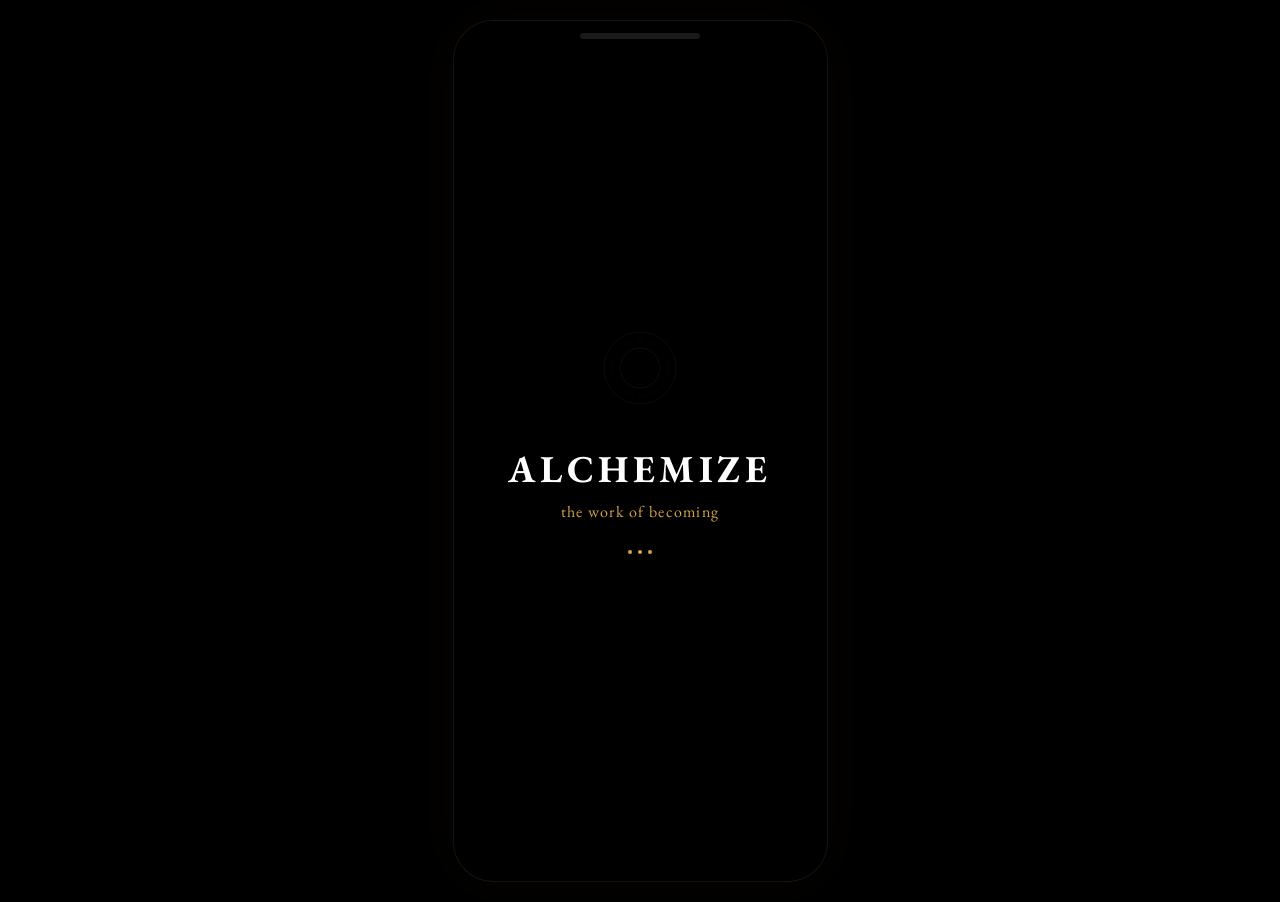
<file: sketches/alchemize-screens.html>
<!DOCTYPE html>
<html lang="en">
<head>
<meta charset="UTF-8">
<meta name="viewport" content="width=device-width, initial-scale=1.0">
<title>Alchemize — Screen</title>
<link rel="preconnect" href="https://fonts.googleapis.com">
<link href="https://fonts.googleapis.com/css2?family=EB+Garamond:ital,wght@0,400;0,500;0,600;0,700;0,800;1,400&family=Inter:wght@400;500;600;700;800&display=swap" rel="stylesheet">
<style>
  * { margin: 0; padding: 0; box-sizing: border-box; }
  body {
    font-family: 'Inter', -apple-system, BlinkMacSystemFont, sans-serif;
    background: #000000;
    color: #FFFFFF;
    display: flex; align-items: center; justify-content: center;
    min-height: 100vh; padding: 20px;
  }
  .phone-frame {
    width: 375px; border-radius: 40px;
    border: 1px solid rgba(255,255,255,0.08);
    overflow: hidden;
    background: #000000;
    box-shadow: 0 0 60px rgba(212,165,74,0.03), 0 0 120px rgba(0,0,0,0.8);
  }
  .phone-notch {
    height: 30px; background: #000;
    display: flex; align-items: center; justify-content: center;
  }
  .phone-notch div { width: 120px; height: 6px; background: #1a1a1a; border-radius: 3px; }
  .phone-content {
    padding: 20px 20px 70px;
    min-height: 740px;
    display: flex; flex-direction: column;
  }
  .screen-label {
    font-size: 10px; letter-spacing: 0.15em; text-transform: uppercase;
    color: rgba(255,255,255,0.15); text-align: center;
    margin-bottom: 12px; padding-bottom: 8px;
    border-bottom: 1px solid rgba(255,255,255,0.04);
    font-family: 'Inter', sans-serif; font-weight: 500;
  }

  /* ===== SPLASH ===== */
  .splash-screen {
    display: flex; flex-direction: column; align-items: center; justify-content: center;
    min-height: 740px; text-align: center;
  }
  .seed-sigil {
    width: 80px; height: 80px; margin-bottom: 36px;
    position: relative;
  }
  .seed-sigil svg { animation: spin 20s linear infinite; width: 100%; height: 100%; }
  @keyframes spin { to { transform: rotate(360deg); } }
  .splash-title {
    font-family: 'EB Garamond', serif; font-weight: 700;
    font-size: 38px; letter-spacing: 0.12em; color: #FFFFFF;
    margin-bottom: 8px;
  }
  .splash-subtitle {
    font-family: 'EB Garamond', serif; font-weight: 400;
    font-size: 16px; color: #D4A54A; letter-spacing: 0.08em;
    margin-bottom: 28px;
  }
  .splash-dots { display: flex; gap: 6px; }
  .splash-dots span {
    width: 4px; height: 4px; border-radius: 50%;
    background: #D4A54A; animation: pulse 2s infinite;
  }
  .splash-dots span:nth-child(2) { animation-delay: 0.3s; }
  .splash-dots span:nth-child(3) { animation-delay: 0.6s; }
  @keyframes pulse { 0%,100% { opacity: 0.15; } 50% { opacity: 0.6; } }

  /* Arcana screen fade steps */
  @keyframes fadeStep1 {
    0%, 15% { opacity: 0; transform: translateY(12px); }
    20%, 40% { opacity: 1; transform: translateY(0); }
    45%, 100% { opacity: 0.3; transform: translateY(-4px); }
  }
  @keyframes fadeStep2 {
    0%, 30% { opacity: 0; transform: translateY(12px); }
    35%, 55% { opacity: 1; transform: translateY(0); }
    60%, 100% { opacity: 0.3; transform: translateY(-4px); }
  }
  @keyframes fadeStep3 {
    0%, 45% { opacity: 0; transform: translateY(12px); }
    50%, 70% { opacity: 1; transform: translateY(0); }
    75%, 100% { opacity: 0.3; transform: translateY(-4px); }
  }
  @keyframes fadeStep4 {
    0%, 60% { opacity: 0; transform: translateY(12px); }
    70%, 90% { opacity: 1; transform: translateY(0); }
    95%, 100% { opacity: 0.3; transform: translateY(-4px); }
  }

  /* ===== INVITATION ===== */
  .invitation-screen {
    display: flex; flex-direction: column; justify-content: center;
    min-height: 740px; padding: 40px 20px;
  }
  .invitation-sigil { width: 60px; height: 60px; margin: 0 auto 44px; }
  .invitation-sigil svg { width: 100%; height: 100%; }
  .invitation-text {
    font-family: 'EB Garamond', serif; font-weight: 500;
    font-size: 22px; line-height: 1.6; text-align: center;
    color: rgba(255,255,255,0.85); margin-bottom: 36px;
    letter-spacing: 0.02em;
  }
  .invitation-text .gold { color: #D4A54A; }
  .btn-primary {
    width: 100%; padding: 16px; border-radius: 12px;
    border: 1px solid rgba(255,255,255,0.35);
    background: rgba(255,255,255,0.08);
    color: #FFFFFF; font-size: 15px; font-weight: 600;
    cursor: pointer; transition: all 0.15s ease;
    -webkit-tap-highlight-color: transparent;
    font-family: 'Inter', -apple-system, sans-serif;
    text-align: center; letter-spacing: 0.02em;
  }
  .btn-primary:active { transform: scale(0.97); background: rgba(255,255,255,0.14); }

  /* ===== TRIPLE INPUT ===== */
  .triple-screen { padding: 10px 0; flex: 1; }
  .triple-header { text-align: center; margin-bottom: 28px; }
  .triple-header .step-num {
    font-size: 11px; letter-spacing: 0.15em; text-transform: uppercase;
    color: #6B6660; margin-bottom: 4px;
    font-family: 'Inter', sans-serif; font-weight: 600;
  }
  .triple-header h2 {
    font-family: 'EB Garamond', serif; font-weight: 700;
    font-size: 24px; color: #FFFFFF; letter-spacing: 0.02em;
  }
  .triple-header p {
    font-size: 14px; color: #A09A90; line-height: 1.5; margin-top: 8px;
    font-family: 'Inter', sans-serif; font-weight: 400;
  }
  .triple-card {
    border: 1px solid rgba(255,255,255,0.08);
    border-radius: 16px; padding: 20px; margin-bottom: 12px;
    background: rgba(8,8,8,0.9);
  }
  .triple-card .card-num {
    display: inline-flex; align-items: center; justify-content: center;
    width: 24px; height: 24px; border-radius: 50%;
    border: 1px solid #D4A54A; color: #D4A54A;
    font-size: 11px; font-weight: 700; margin-bottom: 10px;
    font-family: 'Inter', sans-serif;
  }
  .triple-card .card-question {
    font-family: 'EB Garamond', serif; font-weight: 600;
    font-size: 18px; line-height: 1.5; color: rgba(255,255,255,0.9);
    margin-bottom: 12px;
  }
  .triple-card .card-input {
    width: 100%; min-height: 70px;
    background: rgba(255,255,255,0.03);
    border: 1px solid rgba(255,255,255,0.08);
    border-radius: 10px; padding: 12px;
    color: rgba(255,255,255,0.6); font-size: 15px;
    font-family: 'EB Garamond', serif; line-height: 1.6;
    outline: none;
  }

  /* ===== EPIGRAPH ===== */
  .epigraph-screen {
    display: flex; flex-direction: column; align-items: center; justify-content: center;
    min-height: 740px; text-align: center; padding: 60px 40px;
  }
  .epigraph-quote {
    font-family: 'EB Garamond', serif; font-weight: 500;
    font-size: 26px; line-height: 1.5; color: #D4A54A;
    max-width: 320px; margin-bottom: 28px;
  }
  .epigraph-breath {
    font-size: 11px; letter-spacing: 0.2em; color: rgba(255,255,255,0.12);
  }

  /* ===== LAW BAR (BOLDER, APPLE-STYLE) ===== */
  .law-bar {
    display: flex; align-items: center; gap: 12px;
    padding: 12px 16px;
    border: 1px solid rgba(255,255,255,0.06);
    border-radius: 12px; margin-bottom: 20px;
    background: rgba(212,165,74,0.04);
  }
  .law-bar .law-symbol {
    width: 36px; height: 36px; border-radius: 50%;
    border: 1px solid rgba(212,165,74,0.15);
    display: flex; align-items: center; justify-content: center;
    font-size: 18px; flex-shrink: 0;
  }
  .law-bar .law-text { flex: 1; }
  .law-bar .law-text .top {
    font-size: 10px; letter-spacing: 0.12em; text-transform: uppercase;
    color: #6B6660; margin-bottom: 2px;
    font-family: 'Inter', sans-serif; font-weight: 600;
  }
  .law-bar .law-text .name {
    font-family: 'Inter', -apple-system, sans-serif;
    font-weight: 700; font-size: 20px; letter-spacing: -0.02em;
    color: #D4A54A;
  }
  .law-bar .law-text .desc {
    font-size: 12px; color: #A09A90; line-height: 1.4; margin-top: 4px;
    font-family: 'Inter', sans-serif; font-weight: 400;
  }

  /* ===== PRACTICE HEADER ===== */
  .practice-header {
    display: flex; align-items: center; gap: 10px;
    margin-bottom: 16px;
  }
  .practice-header .symbol {
    width: 36px; height: 36px; display: flex; align-items: center; justify-content: center;
    border: 1px solid rgba(255,255,255,0.1); border-radius: 8px;
    font-size: 18px; color: #D4A54A;
  }
  .practice-header .name {
    font-family: 'EB Garamond', serif; font-weight: 700;
    font-size: 22px; color: #FFFFFF; letter-spacing: 0.01em;
  }
  .practice-header .element {
    margin-left: auto; font-size: 10px; letter-spacing: 0.15em;
    text-transform: uppercase; color: #6B6660;
    border: 1px solid rgba(255,255,255,0.06); padding: 3px 10px;
    border-radius: 10px;
    font-family: 'Inter', sans-serif; font-weight: 600;
  }
  .practice-instruct {
    font-family: 'EB Garamond', serif; font-weight: 500;
    font-size: 16px; line-height: 1.6; color: #A09A90;
    margin: 4px 0 16px;
  }

  /* ===== MIRROR ===== */
  .mirror-grid {
    display: grid; grid-template-columns: 1fr 1fr; gap: 8px;
    flex: 1;
  }
  .mirror-col { display: flex; flex-direction: column; gap: 6px; }
  .mirror-col .label {
    font-size: 10px; letter-spacing: 0.1em; text-transform: uppercase;
    padding: 5px 8px; border-radius: 6px;
    text-align: center;
    font-family: 'Inter', sans-serif; font-weight: 600;
  }
  .mirror-col .label.me { background: rgba(45,107,138,0.15); color: #4A9FD4; border: 1px solid rgba(45,107,138,0.2); }
  .mirror-col .label.shadow { background: rgba(138,45,80,0.15); color: #D44A8A; border: 1px solid rgba(138,45,80,0.2); }
  .mirror-col textarea {
    font-family: 'EB Garamond', serif; font-size: 15px; line-height: 1.6;
    background: rgba(255,255,255,0.03);
    border: 1px solid rgba(255,255,255,0.06);
    border-radius: 10px; padding: 10px;
    color: rgba(255,255,255,0.6);
    min-height: 140px; outline: none;
    width: 100%;
  }

  /* ===== VESSEL ===== */
  .breath-grid {
    display: grid; grid-template-columns: repeat(3, 1fr); gap: 8px;
    margin: 16px 0; flex: 1;
  }
  .breath-cell {
    aspect-ratio: 1; border-radius: 14px;
    border: 1px solid rgba(255,255,255,0.08);
    display: flex; align-items: center; justify-content: center;
    font-size: 18px; font-weight: 500; color: rgba(255,255,255,0.2);
    font-family: 'Inter', sans-serif;
  }
  .breath-cell.filled { background: rgba(212,165,74,0.12); border-color: rgba(212,165,74,0.3); color: #D4A54A; }
  .breath-cell.active { border-color: #D4A54A; background: rgba(212,165,74,0.08); }
  .breath-hint {
    font-size: 11px; color: #6B6660; text-align: center;
    letter-spacing: 0.1em; margin-top: 8px;
    font-family: 'Inter', sans-serif; font-weight: 500;
  }

  /* ===== EQUATION ===== */
  .equation-table { flex: 1; }
  .equation-row {
    display: grid; grid-template-columns: 1fr 1fr 30px;
    gap: 8px; margin-bottom: 8px;
  }
  .equation-row .eq-field {
    background: rgba(255,255,255,0.03);
    border: 1px solid rgba(255,255,255,0.06);
    border-radius: 10px; padding: 10px;
    font-family: 'EB Garamond', serif; font-size: 14px;
    color: rgba(255,255,255,0.7); min-height: 55px;
    line-height: 1.5;
  }
  .equation-row .eq-field.crossed {
    text-decoration: line-through; opacity: 0.3;
  }
  .equation-row .eq-x {
    display: flex; align-items: center; justify-content: center;
    color: #D44A4A; font-size: 20px; cursor: pointer;
  }

  /* ===== BETWEEN SESSIONS ===== */
  .phase-progress {
    display: flex; gap: 4px; justify-content: center; margin-bottom: 32px;
  }
  .phase-progress .dot {
    width: 8px; height: 8px; border-radius: 50%;
    border: 1px solid rgba(255,255,255,0.08);
  }
  .phase-progress .dot.completed { background: #D4A54A; border-color: #D4A54A; }
  .phase-progress .dot.current { border-color: #D4A54A; }
  .phase-progress .dot.locked { opacity: 0.2; }

  .between-phase-label {
    text-align: center; margin-bottom: 24px;
  }
  .between-phase-label .phase-name {
    font-family: 'EB Garamond', serif; font-weight: 700;
    font-size: 24px; color: #FFFFFF;
  }
  .between-phase-label .phase-sub {
    font-size: 12px; color: #6B6660; letter-spacing: 0.1em; text-transform: uppercase;
    margin-top: 4px;
    font-family: 'Inter', sans-serif; font-weight: 500;
  }
  .session-grid { display: grid; grid-template-columns: repeat(3, 1fr); gap: 8px; }
  .session-cell {
    aspect-ratio: 1; border-radius: 14px;
    border: 1px solid rgba(255,255,255,0.06);
    display: flex; flex-direction: column;
    align-items: center; justify-content: center;
    gap: 4px;
  }
  .session-cell .s-num { font-size: 12px; color: #6B6660; font-family: 'Inter', sans-serif; font-weight: 600; }
  .session-cell .s-icon { font-size: 14px; }
  .session-cell.completed { border-color: rgba(212,165,74,0.2); background: rgba(212,165,74,0.04); }
  .session-cell.completed .s-num { color: #D4A54A; }
  .session-cell.current { border-color: #D4A54A; background: rgba(212,165,74,0.06); }
  .session-cell.current .s-num { color: #FFFFFF; }
  .session-cell.locked { opacity: 0.15; }

  .last-session-card {
    margin-top: 20px; padding: 14px;
    border: 1px solid rgba(255,255,255,0.04);
    border-radius: 12px;
  }
  .last-session-card .ls-label {
    font-size: 11px; color: #6B6660; letter-spacing: 0.1em; text-transform: uppercase;
    margin-bottom: 6px;
    font-family: 'Inter', sans-serif; font-weight: 600;
  }
  .last-session-card .ls-text {
    font-family: 'EB Garamond', serif; font-size: 16px; line-height: 1.5;
    color: #A09A90; font-weight: 500;
  }

  /* ===== PRICING ===== */
  .pricing-tier {
    border: 1px solid rgba(255,255,255,0.06);
    border-radius: 16px; padding: 20px;
    margin-bottom: 10px;
    background: rgba(8,8,8,0.9);
  }
  .pricing-tier.featured {
    border-color: rgba(212,165,74,0.25);
    background: rgba(212,165,74,0.03);
  }
  .pricing-tier .tier-name {
    font-family: 'Inter', -apple-system, sans-serif; font-weight: 700;
    font-size: 16px; color: #FFFFFF; margin-bottom: 4px; letter-spacing: -0.01em;
  }
  .pricing-tier .tier-price {
    font-family: 'EB Garamond', serif; font-weight: 700;
    font-size: 38px; color: #D4A54A; letter-spacing: -0.02em;
  }
  .pricing-tier .tier-price .period {
    font-size: 15px; font-weight: 500; color: #6B6660;
  }
  .pricing-tier .tier-copy {
    font-size: 13px; color: #A09A90; line-height: 1.5;
    margin: 10px 0 16px;
    font-family: 'Inter', sans-serif; font-weight: 400;
  }
  .pricing-footer {
    font-size: 11px; color: #6B6660; text-align: center;
    margin-top: 16px; line-height: 1.5;
    font-family: 'Inter', sans-serif; font-weight: 400;
  }

  /* ===== 7 LAWS OVERVIEW ===== */
  .laws-overview {
    padding: 20px 0; flex: 1;
  }
  .laws-overview .laws-title {
    text-align: center; margin-bottom: 20px;
  }
  .laws-overview .laws-title .top {
    font-size: 11px; letter-spacing: 0.15em; text-transform: uppercase;
    color: #6B6660; margin-bottom: 4px;
    font-family: 'Inter', sans-serif; font-weight: 700;
  }
  .laws-overview .laws-title h2 {
    font-family: 'EB Garamond', serif; font-weight: 700;
    font-size: 24px; color: #D4A54A;
  }
  .law-card {
    border: 1px solid rgba(255,255,255,0.06);
    border-radius: 14px; padding: 16px; margin-bottom: 8px;
    display: flex; align-items: center; gap: 14px;
    background: rgba(8,8,8,0.9);
  }
  .law-card .lc-icon {
    width: 40px; height: 40px; border-radius: 50%;
    border: 1px solid rgba(212,165,74,0.1);
    display: flex; align-items: center; justify-content: center;
    font-size: 20px; flex-shrink: 0;
  }
  .law-card .lc-text { flex: 1; }
  .law-card .lc-text .lc-name {
    font-family: 'Inter', -apple-system, sans-serif;
    font-weight: 700; font-size: 16px; letter-spacing: -0.02em;
    color: #D4A54A; margin-bottom: 1px;
  }
  .law-card .lc-text .lc-desc {
    font-size: 12px; color: #A09A90; line-height: 1.4;
    font-family: 'Inter', sans-serif; font-weight: 400;
  }

  /* ===== NAV ===== */
  .nav-bar {
    display: flex; justify-content: space-around;
    padding: 10px 16px 16px;
    background: linear-gradient(to top, #000000 60%, transparent);
    position: absolute; bottom: 0; left: 0; right: 0;
  }
  .nav-item {
    width: 40px; height: 40px; display: flex;
    align-items: center; justify-content: center;
    opacity: 0.2;
  }
  .nav-item.active { opacity: 0.7; }
  .nav-item svg { width: 22px; height: 22px; stroke: #FFFFFF; fill: none; stroke-width: 1.5; stroke-linecap: round; }

  /* ===== GIFTS (bonus screen) ===== */
  .gift-practice {
    flex: 1; display: flex; flex-direction: column;
    justify-content: center;
  }
  .gift-question {
    font-family: 'EB Garamond', serif; font-weight: 600;
    font-size: 20px; line-height: 1.5; color: rgba(255,255,255,0.85);
    text-align: center; margin-bottom: 16px;
  }
  .gift-field {
    width: 100%; min-height: 120px;
    background: rgba(255,255,255,0.03);
    border: 1px solid rgba(255,255,255,0.06);
    border-radius: 10px; padding: 14px;
    color: rgba(255,255,255,0.6); font-size: 16px;
    font-family: 'EB Garamond', serif; line-height: 1.6;
    outline: none;
  }
</style>
</head>
<body>

<div class="phone-frame">
  <div class="phone-notch"><div></div></div>
  <div class="phone-content" id="screen-content">
    <!-- Content injected by JS based on ?screen= param -->
  </div>
</div>

<script>
var screen = new URLSearchParams(window.location.search).get('s') || 'splash';

var screens = {
  splash: function() {
    return '<div class="splash-screen">' +
      '<div class="seed-sigil">' +
      '<svg viewBox="0 0 100 100"><circle cx="50" cy="50" r="45" fill="none" stroke="rgba(255,255,255,0.12)" stroke-width="0.5"/><circle cx="50" cy="50" r="35" fill="none" stroke="rgba(255,255,255,0.08)" stroke-width="0.4" stroke-dasharray="10 6"/><circle cx="50" cy="50" r="25" fill="none" stroke="rgba(212,165,74,0.15)" stroke-width="0.6"/><circle cx="50" cy="50" r="15" fill="none" stroke="rgba(255,255,255,0.06)" stroke-width="0.3"/><line x1="50" y1="5" x2="50" y2="95" stroke="rgba(255,255,255,0.04)" stroke-width="0.3"/><line x1="5" y1="50" x2="95" y2="50" stroke="rgba(255,255,255,0.04)" stroke-width="0.3"/></svg>' +
      '</div>' +
      '<div class="splash-title">ALCHEMIZE</div>' +
      '<div class="splash-subtitle">the work of becoming</div>' +
      '<div class="splash-dots"><span></span><span></span><span></span></div>' +
    '</div>';
  },

  invitation: function() {
    return '<div class="invitation-screen">' +
      '<div class="invitation-sigil"><svg viewBox="0 0 100 100"><circle cx="50" cy="50" r="40" fill="none" stroke="rgba(212,165,74,0.2)" stroke-width="0.8"/><path d="M50,10 L75,30 L75,70 L50,90 L25,70 L25,30 Z" fill="none" stroke="rgba(255,255,255,0.1)" stroke-width="0.5"/><circle cx="50" cy="50" r="20" fill="none" stroke="rgba(212,165,74,0.1)" stroke-width="0.5"/></svg></div>' +
      '<div class="invitation-text">The parts of yourself you\'ve rejected<br>are not your enemy.<br><br>They are <span class="gold">your raw material</span>.</div>' +
      '<div class="btn-primary">Begin</div>' +
      '<div style="font-size:11px; color:#6B6660; text-align:center; margin-top:16px; font-family:\'Inter\',sans-serif; font-weight:400;">7-day trial · No payment required</div>' +
    '</div>';
  },

  triple: function() {
    return '<div class="screen-label">Your Configuration</div>' +
      '<div class="triple-screen">' +
      '<div class="triple-header">' +
      '<div class="step-num">Step 1 of 3</div>' +
      '<h2>The Shadow Fragment</h2>' +
      '<p>Name one quality in another person that triggers you.<br>What about it is also in you?</p>' +
      '</div>' +
      '<div class="triple-card">' +
      '<div class="card-num">1</div>' +
      '<div class="card-question">"I can\'t stand when people are..."</div>' +
      '<div class="card-input"></div>' +
      '</div>' +
      '<div class="triple-card" style="opacity:0.5;">' +
      '<div class="card-num">2</div>' +
      '<div class="card-question">Which area of your life feels most stuck?</div>' +
      '<div class="card-input"></div>' +
      '</div>' +
      '<div class="triple-card" style="opacity:0.25;">' +
      '<div class="card-num">3</div>' +
      '<div class="card-question">What do you want to change but are terrified to admit?</div>' +
      '<div class="card-input"></div>' +
      '</div>' +
      '</div>';
  },

  epigraph: function() {
    return '<div class="epigraph-screen">' +
      '<div class="epigraph-quote">"The obstacle is the path."</div>' +
      '<div class="epigraph-breath">· · ·</div>' +
    '</div>';
  },

  mirror: function() {
    return '<div class="screen-label">Session 4 · Nigredo</div>' +
      '<div class="law-bar">' +
      '<div class="law-symbol">☿</div>' +
      '<div class="law-text">' +
      '<div class="top">The Law Co-Creating With You</div>' +
      '<div class="name">Mentalism</div>' +
      '<div class="desc">The All is Mind. What you believe is not what is true.</div>' +
      '</div>' +
      '</div>' +
      '<div class="practice-header">' +
      '<div class="symbol">⊞</div>' +
      '<div class="name">The Mirror</div>' +
      '<div class="element">Water</div>' +
      '</div>' +
      '<div class="practice-instruct">Write a letter to the quality in yourself you named. Do not edit. Read it aloud to the silence.</div>' +
      '<div class="mirror-grid">' +
      '<div class="mirror-col"><div class="label me">What I Notice</div><textarea placeholder="Your voice..." style="min-height:130px;"></textarea></div>' +
      '<div class="mirror-col"><div class="label shadow">What It\'s Protecting</div><textarea placeholder="Let the shadow speak..." style="min-height:130px;"></textarea></div>' +
      '</div>';
  },

  vessel: function() {
    return '<div class="screen-label">Session 6 · Nigredo</div>' +
      '<div class="law-bar">' +
      '<div class="law-symbol">♃</div>' +
      '<div class="law-text">' +
      '<div class="top">The Law Co-Creating With You</div>' +
      '<div class="name">Rhythm</div>' +
      '<div class="desc">Everything flows in and out. Resistance is followed by release.</div>' +
      '</div>' +
      '</div>' +
      '<div class="practice-header">' +
      '<div class="symbol">⊕</div>' +
      '<div class="name">The Vessel</div>' +
      '<div class="element">Earth</div>' +
      '</div>' +
      '<div class="practice-instruct">Sit in stillness. When the emotion arises, do not name it. Breathe into the sensation for 9 breaths.</div>' +
      '<div class="breath-grid">' +
      '<div class="breath-cell filled">1</div>' +
      '<div class="breath-cell filled">2</div>' +
      '<div class="breath-cell filled">3</div>' +
      '<div class="breath-cell filled">4</div>' +
      '<div class="breath-cell active">5</div>' +
      '<div class="breath-cell">6</div>' +
      '<div class="breath-cell">7</div>' +
      '<div class="breath-cell">8</div>' +
      '<div class="breath-cell">9</div>' +
      '</div>' +
      '<div class="breath-hint">Tap each cell as you complete the breath</div>';
  },

  equation: function() {
    return '<div class="screen-label">Session 7 · Albedo</div>' +
      '<div class="law-bar">' +
      '<div class="law-symbol">♀</div>' +
      '<div class="law-text">' +
      '<div class="top">The Law Co-Creating With You</div>' +
      '<div class="name">Polarity</div>' +
      '<div class="desc">Everything has its opposite. The quality you hate and the one you admire are the same energy.</div>' +
      '</div>' +
      '</div>' +
      '<div class="practice-header">' +
      '<div class="symbol">⌗</div>' +
      '<div class="name">The Equation</div>' +
      '<div class="element">Air</div>' +
      '</div>' +
      '<div class="practice-instruct">Two columns. What you believe about yourself. What you have evidence for. Cross out everything without evidence.</div>' +
      '<div class="equation-table">' +
      '<div class="equation-row">' +
      '<div class="eq-field" style="color:#D4A54A;">I am not worthy of love</div>' +
      '<div class="eq-field crossed">My mother left when I was 7</div>' +
      '<div class="eq-x">✕</div>' +
      '</div>' +
      '<div class="equation-row">' +
      '<div class="eq-field" style="color:#D4A54A;">I always fail at important things</div>' +
      '<div class="eq-field crossed">Failed driving test twice, one relationship</div>' +
      '<div class="eq-x">✕</div>' +
      '</div>' +
      '<div class="equation-row">' +
      '<div class="eq-field" style="color:#D4A54A;">I am not brave</div>' +
      '<div class="eq-field">I moved countries. I started this. I stayed when it got hard.</div>' +
      '<div class="eq-x" style="opacity:0.15;">✕</div>' +
      '</div>' +
      '</div>';
  },

  between: function() {
    return '<div class="screen-label">Nigredo · Session 5 of 9</div>' +
      '<div class="phase-progress">' +
      '<div class="dot completed"></div>' +
      '<div class="dot current"></div>' +
      '<div class="dot locked"></div>' +
      '<div class="dot locked"></div>' +
      '</div>' +
      '<div class="between-phase-label">' +
      '<div class="phase-name">Nigredo</div>' +
      '<div class="phase-sub">The Blackening · Session 5 of 9</div>' +
      '</div>' +
      '<div class="session-grid">' +
      '<div class="session-cell completed"><span class="s-icon">⊞</span><span class="s-num">S1</span></div>' +
      '<div class="session-cell completed"><span class="s-icon">⌗</span><span class="s-num">S2</span></div>' +
      '<div class="session-cell completed"><span class="s-icon">⊕</span><span class="s-num">S3</span></div>' +
      '<div class="session-cell completed"><span class="s-icon">✦</span><span class="s-num">S4</span></div>' +
      '<div class="session-cell current"><span class="s-num">S5</span></div>' +
      '<div class="session-cell locked"><span class="s-num">S6</span></div>' +
      '<div class="session-cell locked"><span class="s-num">S7</span></div>' +
      '<div class="session-cell locked"><span class="s-num">S8</span></div>' +
      '<div class="session-cell locked"><span class="s-num">S9</span></div>' +
      '</div>' +
      '<div class="last-session-card">' +
      '<div class="ls-label">Last Session</div>' +
      '<div class="ls-text">"I noticed the pattern again — the urge to retreat when things get intense. The shadow is not weakness. It\'s how I protected myself."</div>' +
      '</div>';
  },

  pricing: function() {
    return '<div class="screen-label">Choose Your Way</div>' +
      '<div style="padding:10px 0; flex:1;">' +
      '<div class="pricing-tier featured">' +
      '<div class="tier-name">Founding Member</div>' +
      '<div class="tier-price">€60 <span class="period">one time</span></div>' +
      '<div class="tier-copy">You were here at the beginning. This is your price. Forever. 50 spots — 41 remaining.</div>' +
      '<div class="btn-primary" style="font-size:14px; padding:14px;">Claim Your Spot</div>' +
      '</div>' +
      '<div class="pricing-tier">' +
      '<div class="tier-name">Synchronicity</div>' +
      '<div class="tier-price">€11.11 <span class="period">/ month</span></div>' +
      '<div class="tier-copy">For those who see the pattern. Same practice. Different intention.</div>' +
      '<div class="btn-primary" style="font-size:14px; padding:14px;">Subscribe</div>' +
      '</div>' +
      '<div class="pricing-tier">' +
      '<div class="tier-name">Standard</div>' +
      '<div class="tier-price">€9.99 <span class="period">/ month</span></div>' +
      '<div class="tier-copy">Commit to the work. Cancel anytime.</div>' +
      '<div class="btn-primary" style="font-size:14px; padding:14px;">Subscribe</div>' +
      '</div>' +
      '<div class="pricing-footer">7-day full trial. No payment method required.<br>Your data stays on your device. Always.</div>' +
      '</div>';
  },

  laws: function() {
    return '<div class="screen-label">The Laws</div>' +
      '<div class="laws-overview">' +
      '<div class="laws-title">' +
      '<div class="top">The Universal Laws</div>' +
      '<h2>7 laws · One reality</h2>' +
      '</div>' +
      '<div class="law-card">' +
      '<div class="lc-icon">☿</div>' +
      '<div class="lc-text"><div class="lc-name">Mentalism</div><div class="lc-desc">The All is Mind. The universe is mental.</div></div>' +
      '</div>' +
      '<div class="law-card">' +
      '<div class="lc-icon">♄</div>' +
      '<div class="lc-text"><div class="lc-name">Correspondence</div><div class="lc-desc">As above, so below. As within, so without.</div></div>' +
      '</div>' +
      '<div class="law-card">' +
      '<div class="lc-icon">♀</div>' +
      '<div class="lc-text"><div class="lc-name">Vibration</div><div class="lc-desc">Nothing rests. Everything moves. Everything vibrates.</div></div>' +
      '</div>' +
      '<div class="law-card">' +
      '<div class="lc-icon">♀</div>' +
      '<div class="lc-text"><div class="lc-name">Polarity</div><div class="lc-desc">Everything is dual. Opposites are identical in nature.</div></div>' +
      '</div>' +
      '<div class="law-card">' +
      '<div class="lc-icon">♃</div>' +
      '<div class="lc-text"><div class="lc-name">Rhythm</div><div class="lc-desc">Everything flows in and out. The pendulum swing.</div></div>' +
      '</div>' +
      '<div class="law-card">' +
      '<div class="lc-icon">☿</div>' +
      '<div class="lc-text"><div class="lc-name">Cause & Effect</div><div class="lc-desc">Every cause has its effect. Every effect its cause.</div></div>' +
      '</div>' +
      '<div class="law-card">' +
      '<div class="lc-icon">♇</div>' +
      '<div class="lc-text"><div class="lc-name">Gender</div><div class="lc-desc">Gender is in all things. Creation requires both.</div></div>' +
      '</div>' +
      '</div>';
  },

  gift: function() {
    return '<div class="screen-label">Session 8 · Citrinitas</div>' +
      '<div class="law-bar">' +
      '<div class="law-symbol">♀</div>' +
      '<div class="law-text">' +
      '<div class="top">The Law Co-Creating With You</div>' +
      '<div class="name">Vibration</div>' +
      '<div class="desc">Every emotion is a frequency passing through the body. You are the room, not the sound.</div>' +
      '</div>' +
      '</div>' +
      '<div class="practice-header">' +
      '<div class="symbol">∞</div>' +
      '<div class="name">The Gift</div>' +
      '<div class="element">Air</div>' +
      '</div>' +
      '<div class="gift-practice">' +
      '<div class="gift-question">If this quality was a gift you were given at birth, what would it be trying to protect in you?</div>' +
      '<div class="gift-field"></div>' +
      '</div>';
  },
  arcana: function() {
    return '<div style="display:flex;flex-direction:column;align-items:center;justify-content:center;min-height:740px;text-align:center;padding:40px 20px;">' +
      '<div style="width:60px;height:60px;margin-bottom:40px;">' +
      '<svg viewBox="0 0 100 100"><circle cx="50" cy="50" r="45" fill="none" stroke="rgba(212,165,74,0.08)" stroke-width="0.5"/><circle cx="50" cy="50" r="35" fill="none" stroke="rgba(212,165,74,0.15)" stroke-width="1.5" stroke-dasharray="2 18" stroke-linecap="round"/><circle cx="50" cy="50" r="20" fill="none" stroke="rgba(255,255,255,0.06)" stroke-width="0.5"/><path d="M50,30 L50,70 M30,50 L70,50" stroke="rgba(212,165,74,0.2)" stroke-width="0.5"/></svg>' +
      '</div>' +
      '<div style="font-family:\'EB Garamond\',serif;font-weight:500;font-size:15px;line-height:1.7;color:#A09A90;max-width:300px;margin-bottom:32px;">' +
      'The shadow is not your enemy.<br><span style="color:#D4A54A;">It is everything you were told not to be.</span>' +
      '</div>' +
      '<div style="width:1px;height:30px;background:rgba(212,165,74,0.1);margin-bottom:32px;"></div>' +
      '<div style="font-family:\'EB Garamond\',serif;font-weight:500;font-size:15px;line-height:1.7;color:#A09A90;max-width:300px;margin-bottom:32px;">' +
      'When you reject a part of yourself,<br>it does not disappear.<br><span style="color:#D4A54A;">It drives you from the dark.</span>' +
      '</div>' +
      '<div style="width:1px;height:30px;background:rgba(212,165,74,0.1);margin-bottom:32px;"></div>' +
      '<div style="font-family:\'EB Garamond\',serif;font-weight:600;font-size:18px;line-height:1.6;color:#FFFFFF;max-width:300px;margin-bottom:32px;">' +
      'Shadow work is the art of<br><span style="color:#D4A54A;">bringing light to what you hide.</span>' +
      '</div>' +
      '<div style="width:1px;height:30px;background:rgba(212,165,74,0.1);margin-bottom:32px;"></div>' +
      '<div style="font-family:\'EB Garamond\',serif;font-weight:500;font-size:16px;line-height:1.6;color:#A09A90;max-width:300px;">' +
      'When you own your shadow,<br>you stop being a victim of it.<br><span style="color:#D4A54A;">You become the author of your becoming.</span>' +
      '</div>' +
      '<div style="margin-top:auto;padding:16px;width:100%;">' +
      '<div class="btn-primary">I am ready to reveal my shadow</div>' +
      '</div>' +
      '</div>';
  }
};

document.getElementById('screen-content').innerHTML = (screens[screen] || screens['splash'])();
</script>
</body>
</html>
</file>
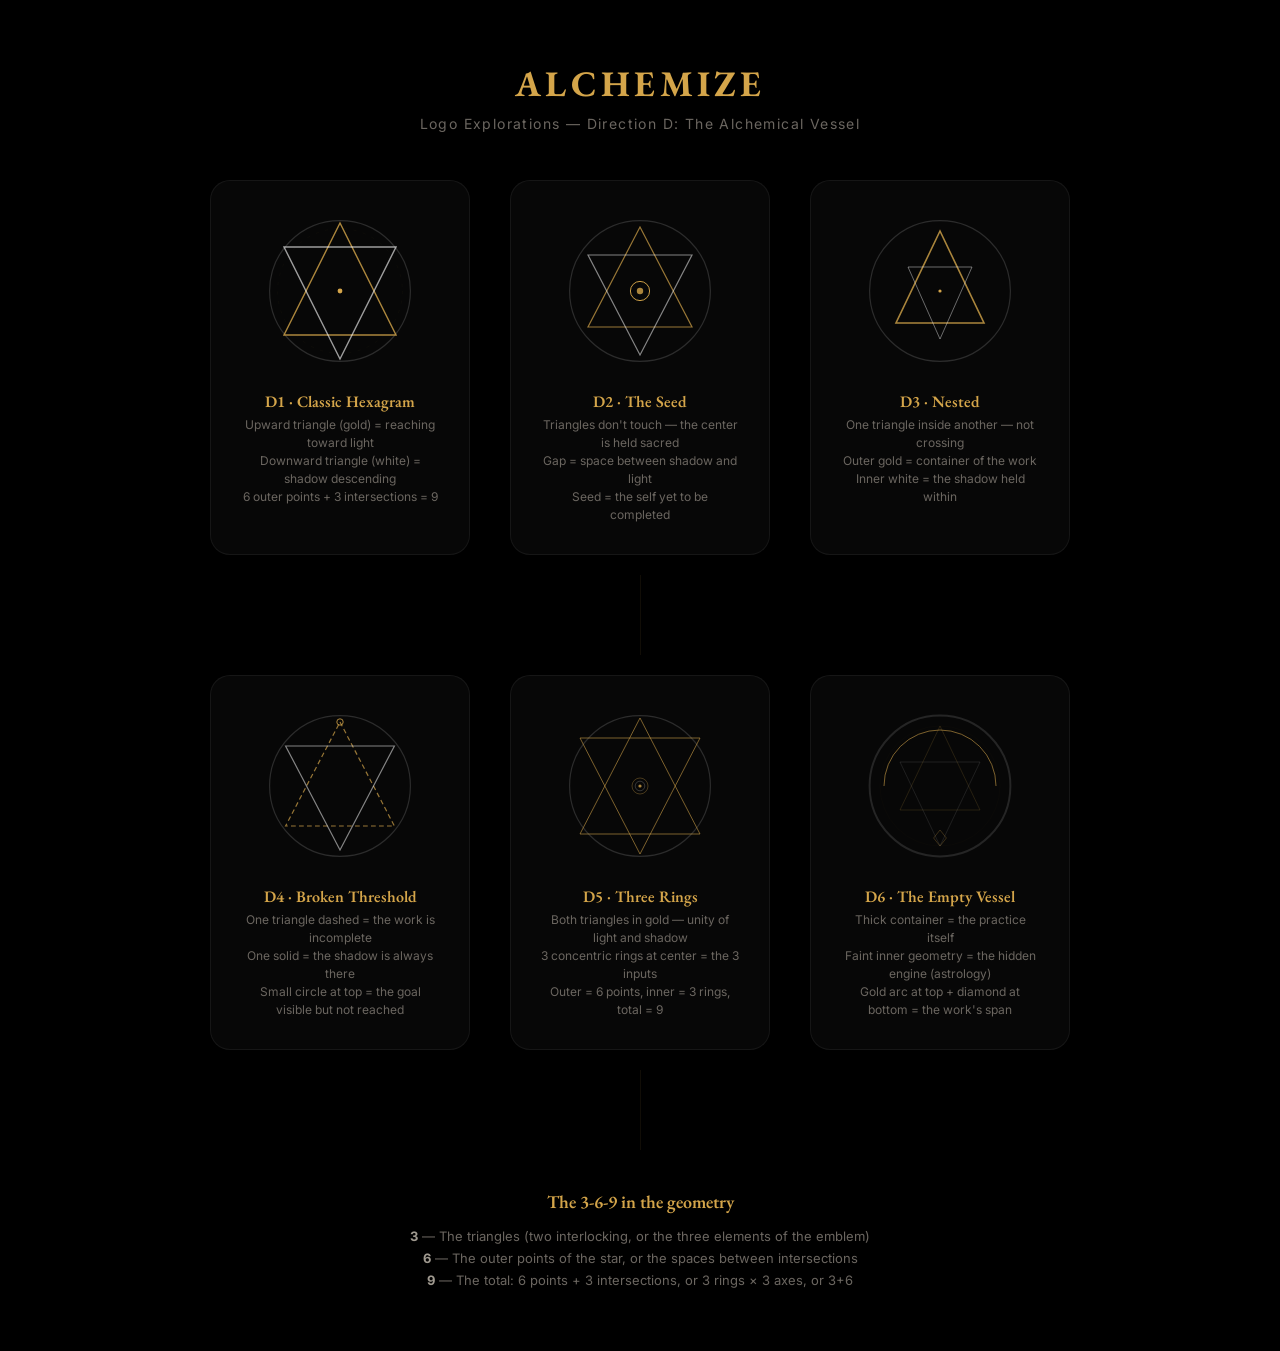
<file: sketches/logo-explorations.html>
<!DOCTYPE html>
<html lang="en">
<head>
<meta charset="UTF-8">
<meta name="viewport" content="width=device-width, initial-scale=1.0">
<title>Alchemize — Logo Explorations</title>
<link rel="preconnect" href="https://fonts.googleapis.com">
<link href="https://fonts.googleapis.com/css2?family=EB+Garamond:wght@400;500;600;700&family=Inter:wght@400;500;600&display=swap" rel="stylesheet">
<style>
  * { margin: 0; padding: 0; box-sizing: border-box; }
  body {
    background: #000000;
    font-family: 'Inter', sans-serif;
    display: flex; flex-direction: column; align-items: center;
    padding: 60px 20px;
    color: #FFFFFF;
  }
  h1 {
    font-family: 'EB Garamond', serif; font-weight: 700;
    font-size: 36px; letter-spacing: 0.12em;
    color: #D4A54A; margin-bottom: 8px;
  }
  .sub {
    font-size: 14px; color: #6B6660; letter-spacing: 0.1em;
    margin-bottom: 48px;
  }
  .logo-grid {
    display: flex; flex-wrap: wrap; gap: 40px;
    justify-content: center; max-width: 900px;
  }
  .logo-card {
    background: rgba(8,8,8,0.9);
    border: 1px solid rgba(255,255,255,0.06);
    border-radius: 20px; padding: 30px;
    text-align: center;
    width: 260px;
    transition: border-color 0.3s;
  }
  .logo-card:hover { border-color: rgba(212,165,74,0.15); }
  .logo-card svg { width: 160px; height: 160px; margin-bottom: 16px; }
  .logo-card .label {
    font-family: 'EB Garamond', serif; font-weight: 600;
    font-size: 16px; color: #D4A54A; margin-bottom: 4px;
  }
  .logo-card .desc {
    font-size: 12px; color: #6B6660; line-height: 1.5;
  }
  .logo-card .coords {
    font-size: 10px; color: rgba(255,255,255,0.15);
    margin-top: 12px; font-family: 'Inter', monospace;
    line-height: 1.6;
  }
  .divider {
    width: 1px; height: 80px;
    background: rgba(212,165,74,0.08);
    margin: 20px 0;
  }
</style>
</head>
<body>

<h1>ALCHEMIZE</h1>
<div class="sub">Logo Explorations — Direction D: The Alchemical Vessel</div>

<div class="logo-grid">

  <!-- D1: Classic Hexagram -->
  <div class="logo-card">
    <svg viewBox="0 0 200 200" xmlns="http://www.w3.org/2000/svg">
      <!-- Outer circle -->
      <circle cx="100" cy="100" r="88" fill="none" stroke="rgba(255,255,255,0.15)" stroke-width="1.5"/>
      <!-- Thin ring -->
      <circle cx="100" cy="100" r="78" fill="none" stroke="rgba(212,165,74,0.08)" stroke-width="0.5" stroke-dasharray="4 8"/>
      <!-- Upward triangle (gold) -->
      <polygon points="100,15 170,155 30,155" fill="none" stroke="#D4A54A" stroke-width="1.8" opacity="0.8"/>
      <!-- Downward triangle (white) -->
      <polygon points="100,185 170,45 30,45" fill="none" stroke="#FFFFFF" stroke-width="1.8" opacity="0.6"/>
      <!-- Center dot -->
      <circle cx="100" cy="100" r="3" fill="#D4A54A"/>
    </svg>
    <div class="label">D1 · Classic Hexagram</div>
    <div class="desc">Upward triangle (gold) = reaching toward light<br>Downward triangle (white) = shadow descending<br>6 outer points + 3 intersections = 9</div>
  </div>

  <!-- D2: Central Seed -->
  <div class="logo-card">
    <svg viewBox="0 0 200 200" xmlns="http://www.w3.org/2000/svg">
      <!-- Outer circle -->
      <circle cx="100" cy="100" r="88" fill="none" stroke="rgba(255,255,255,0.15)" stroke-width="1.5"/>
      <!-- Upward triangle (gold, doesn't reach center) -->
      <polygon points="100,20 165,145 35,145" fill="none" stroke="#D4A54A" stroke-width="1.5" opacity="0.7"/>
      <!-- Downward triangle (white, doesn't reach center) -->
      <polygon points="100,180 165,55 35,55" fill="none" stroke="#FFFFFF" stroke-width="1.5" opacity="0.5"/>
      <!-- Central seed circle -->
      <circle cx="100" cy="100" r="12" fill="none" stroke="#D4A54A" stroke-width="1.2"/>
      <circle cx="100" cy="100" r="4" fill="#D4A54A" opacity="0.8"/>
      <!-- Gap between triangles and center -->
    </svg>
    <div class="label">D2 · The Seed</div>
    <div class="desc">Triangles don't touch — the center is held sacred<br>Gap = space between shadow and light<br>Seed = the self yet to be completed</div>
  </div>

  <!-- D3: Nested (not interlocked) -->
  <div class="logo-card">
    <svg viewBox="0 0 200 200" xmlns="http://www.w3.org/2000/svg">
      <!-- Outer circle -->
      <circle cx="100" cy="100" r="88" fill="none" stroke="rgba(255,255,255,0.15)" stroke-width="1.5"/>
      <!-- Outward triangle (large, gold) -->
      <polygon points="100,25 155,140 45,140" fill="none" stroke="#D4A54A" stroke-width="2" opacity="0.8"/>
      <!-- Inner triangle (inverted, thinner, inset) -->
      <polygon points="100,160 140,70 60,70" fill="none" stroke="#FFFFFF" stroke-width="1" opacity="0.5"/>
      <!-- Center -->
      <circle cx="100" cy="100" r="2" fill="#D4A54A"/>
    </svg>
    <div class="label">D3 · Nested</div>
    <div class="desc">One triangle inside another — not crossing<br>Outer gold = container of the work<br>Inner white = the shadow held within</div>
  </div>

</div>

<div class="divider"></div>

<div class="logo-grid">

  <!-- D4: Broken/Asymmetrical -->
  <div class="logo-card">
    <svg viewBox="0 0 200 200" xmlns="http://www.w3.org/2000/svg">
      <!-- Outer circle -->
      <circle cx="100" cy="100" r="88" fill="none" stroke="rgba(255,255,255,0.15)" stroke-width="1.5"/>
      <!-- Broken upward triangle (dashed) -->
      <polygon points="100,20 168,150 32,150" fill="none" stroke="#D4A54A" stroke-width="1.5" opacity="0.7" stroke-dasharray="6 4"/>
      <!-- Solid downward triangle -->
      <polygon points="100,180 168,50 32,50" fill="none" stroke="#FFFFFF" stroke-width="1.5" opacity="0.5"/>
      <!-- Small circle at apex -->
      <circle cx="100" cy="20" r="4" fill="none" stroke="#D4A54A" stroke-width="1"/>
    </svg>
    <div class="label">D4 · Broken Threshold</div>
    <div class="desc">One triangle dashed = the work is incomplete<br>One solid = the shadow is always there<br>Small circle at top = the goal visible but not reached</div>
  </div>

  <!-- D5: Hexagram with 3-ring center -->
  <div class="logo-card">
    <svg viewBox="0 0 200 200" xmlns="http://www.w3.org/2000/svg">
      <!-- Outer circle -->
      <circle cx="100" cy="100" r="88" fill="none" stroke="rgba(255,255,255,0.15)" stroke-width="1.5"/>
      <!-- Hexagram (both triangles equal weight, gold) -->
      <polygon points="100,15 175,160 25,160" fill="none" stroke="#D4A54A" stroke-width="1.2" opacity="0.6"/>
      <polygon points="100,185 175,40 25,40" fill="none" stroke="#D4A54A" stroke-width="1.2" opacity="0.6"/>
      <!-- 3 concentric rings at center -->
      <circle cx="100" cy="100" r="10" fill="none" stroke="#D4A54A" stroke-width="0.8" opacity="0.5"/>
      <circle cx="100" cy="100" r="6" fill="none" stroke="#FFFFFF" stroke-width="0.6" opacity="0.4"/>
      <circle cx="100" cy="100" r="2" fill="#D4A54A" opacity="0.8"/>
    </svg>
    <div class="label">D5 · Three Rings</div>
    <div class="desc">Both triangles in gold — unity of light and shadow<br>3 concentric rings at center = the 3 inputs<br>Outer = 6 points, inner = 3 rings, total = 9</div>
  </div>

  <!-- D6: Empty Vessel -->
  <div class="logo-card">
    <svg viewBox="0 0 200 200" xmlns="http://www.w3.org/2000/svg">
      <!-- Thick outer circle -->
      <circle cx="100" cy="100" r="88" fill="none" stroke="rgba(255,255,255,0.12)" stroke-width="2.5"/>
      <!-- Inner thin circle -->
      <circle cx="100" cy="100" r="75" fill="none" stroke="rgba(212,165,74,0.06)" stroke-width="0.5"/>
      <!-- Very faint triangles -->
      <polygon points="100,25 150,130 50,130" fill="none" stroke="#D4A54A" stroke-width="0.8" opacity="0.25"/>
      <polygon points="100,175 150,70 50,70" fill="none" stroke="#FFFFFF" stroke-width="0.8" opacity="0.15"/>
      <!-- Golden arc at top -->
      <path d="M 30,100 A 70,70 0 0,1 170,100" fill="none" stroke="#D4A54A" stroke-width="1.2" opacity="0.6"/>
      <!-- Small diamond at bottom -->
      <polygon points="100,175 108,165 100,155 92,165" fill="none" stroke="#D4A54A" stroke-width="0.8" opacity="0.4"/>
    </svg>
    <div class="label">D6 · The Empty Vessel</div>
    <div class="desc">Thick container = the practice itself<br>Faint inner geometry = the hidden engine (astrology)<br>Gold arc at top + diamond at bottom = the work's span</div>
  </div>

</div>

<div class="divider"></div>

<div style="max-width:600px; text-align:center; margin-top:20px;">
  <div style="font-family:'EB Garamond',serif; font-weight:600; font-size:18px; color:#D4A54A; margin-bottom:12px;">The 3-6-9 in the geometry</div>
  <p style="font-size:13px; color:#6B6660; line-height:1.7;">
    <strong style="color:#A09A90;">3</strong> — The triangles (two interlocking, or the three elements of the emblem)<br>
    <strong style="color:#A09A90;">6</strong> — The outer points of the star, or the spaces between intersections<br>
    <strong style="color:#A09A90;">9</strong> — The total: 6 points + 3 intersections, or 3 rings × 3 axes, or 3+6
  </p>
</div>

</body>
</html>
</file>
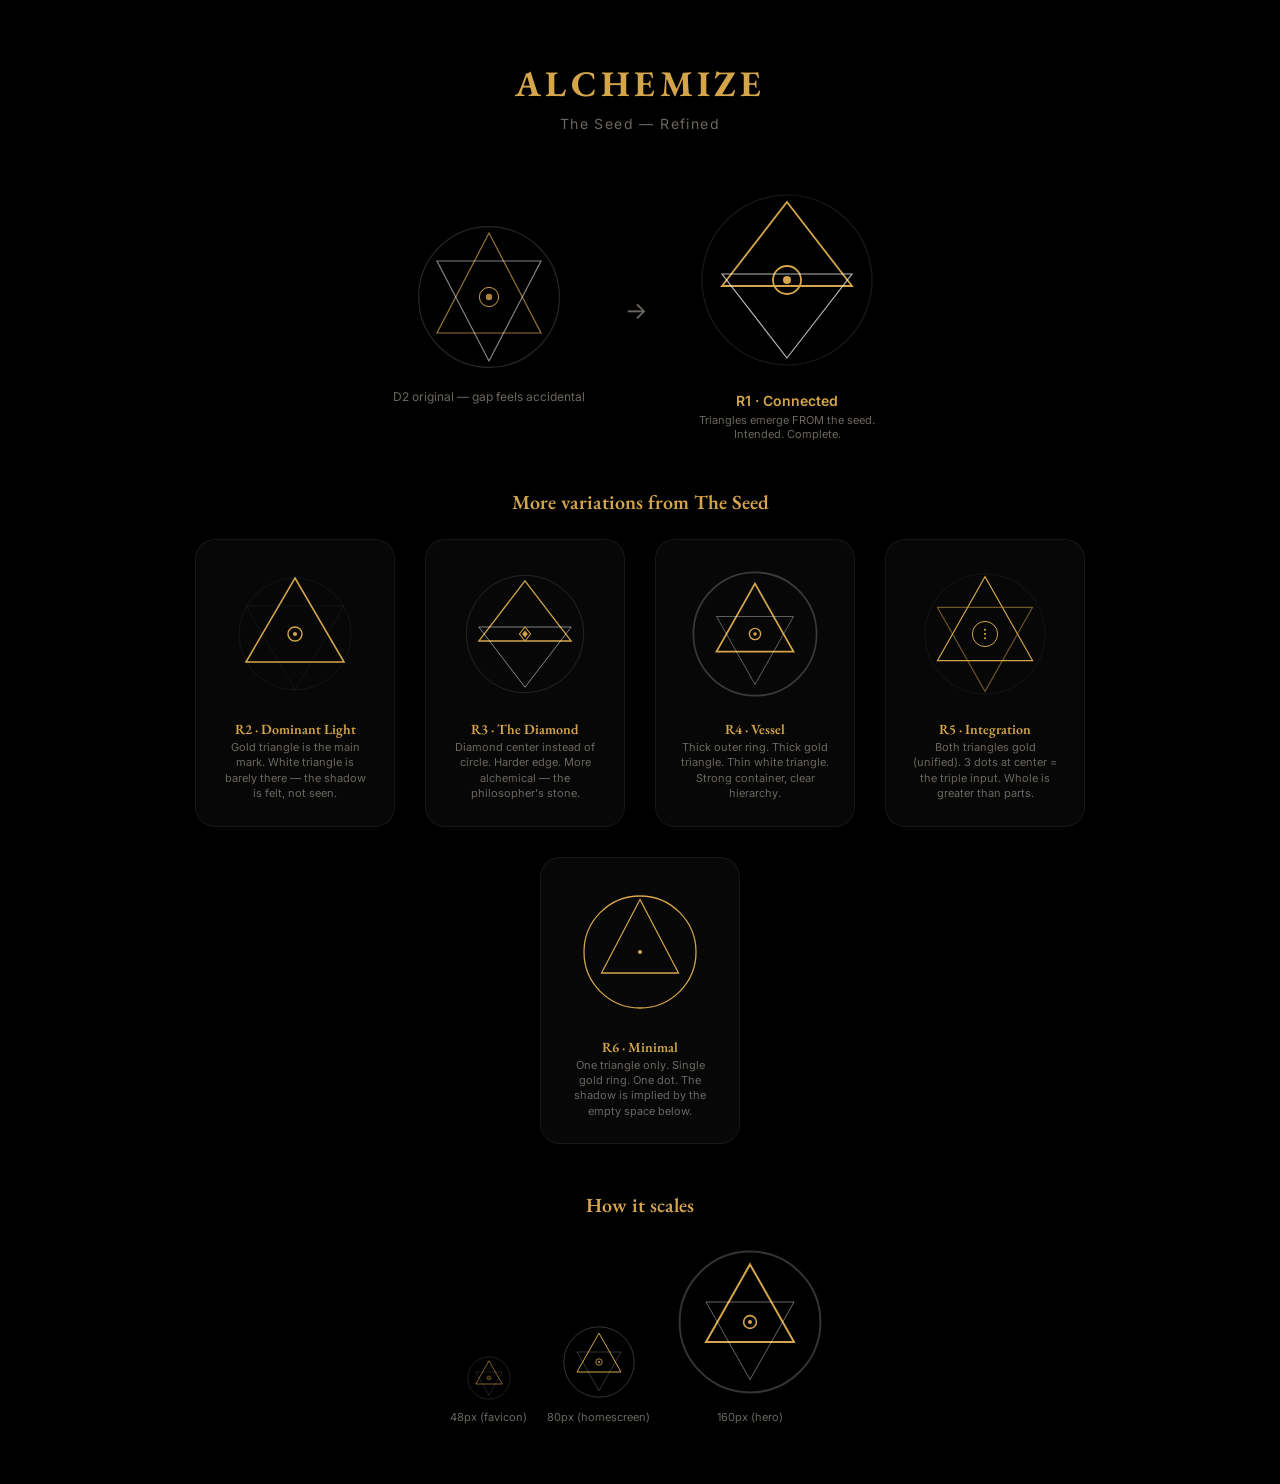
<file: sketches/seed-refined.html>
<!DOCTYPE html>
<html lang="en">
<head>
<meta charset="UTF-8">
<meta name="viewport" content="width=device-width, initial-scale=1.0">
<title>Alchemize — Seed Refined</title>
<link href="https://fonts.googleapis.com/css2?family=EB+Garamond:wght@400;500;600;700&family=Inter:wght@400;500;600&display=swap" rel="stylesheet">
<style>
  * { margin: 0; padding: 0; box-sizing: border-box; }
  body {
    background: #000000;
    font-family: 'Inter', sans-serif;
    display: flex; flex-direction: column; align-items: center;
    padding: 60px 20px; color: #FFFFFF;
  }
  h1 {
    font-family: 'EB Garamond', serif; font-weight: 700;
    font-size: 36px; letter-spacing: 0.12em;
    color: #D4A54A; margin-bottom: 8px;
  }
  .sub {
    font-size: 14px; color: #6B6660; letter-spacing: 0.1em;
    margin-bottom: 48px;
  }
  .logo-grid {
    display: flex; flex-wrap: wrap; gap: 30px;
    justify-content: center; max-width: 900px;
  }
  .logo-card {
    background: rgba(8,8,8,0.9);
    border: 1px solid rgba(255,255,255,0.06);
    border-radius: 20px; padding: 24px;
    text-align: center;
    width: 200px;
  }
  .logo-card svg { width: 140px; height: 140px; margin-bottom: 12px; }
  .logo-card .label {
    font-family: 'EB Garamond', serif; font-weight: 600;
    font-size: 14px; color: #D4A54A; margin-bottom: 2px;
  }
  .logo-card .desc {
    font-size: 11px; color: #6B6660; line-height: 1.4;
  }

  .comparison {
    display: flex; gap: 60px; align-items: center;
    margin-bottom: 40px; flex-wrap: wrap; justify-content: center;
  }
  .comp-item { text-align: center; }
  .comp-item svg { width: 200px; height: 200px; }
  .comp-item .label {
    font-size: 12px; color: #6B6660; margin-top: 8px;
  }

  .section-title {
    font-family: 'EB Garamond', serif; font-weight: 600;
    font-size: 20px; color: #D4A54A;
    margin: 48px 0 24px; text-align: center;
  }
  .big-row {
    display: flex; gap: 40px; justify-content: center;
    flex-wrap: wrap; align-items: center;
  }
</style>
</head>
<body>

<h1>ALCHEMIZE</h1>
<div class="sub">The Seed — Refined</div>

<div class="big-row">

  <!-- Original D2 for comparison -->
  <div style="text-align:center;">
    <svg viewBox="0 0 200 200" width="160" height="160" xmlns="http://www.w3.org/2000/svg">
      <circle cx="100" cy="100" r="88" fill="none" stroke="rgba(255,255,255,0.15)" stroke-width="1.5"/>
      <polygon points="100,20 165,145 35,145" fill="none" stroke="#D4A54A" stroke-width="1.5" opacity="0.7"/>
      <polygon points="100,180 165,55 35,55" fill="none" stroke="#FFFFFF" stroke-width="1.5" opacity="0.5"/>
      <circle cx="100" cy="100" r="12" fill="none" stroke="#D4A54A" stroke-width="1.2"/>
      <circle cx="100" cy="100" r="4" fill="#D4A54A" opacity="0.8"/>
    </svg>
    <div style="font-size:12px; color:#6B6660; margin-top:8px;">D2 original — gap feels accidental</div>
  </div>

  <div style="font-size:24px; color:#6B6660;">→</div>

  <!-- R1: Connected to center seed -->
  <div style="text-align:center;">
    <svg viewBox="0 0 200 200" width="200" height="200" xmlns="http://www.w3.org/2000/svg">
      <circle cx="100" cy="100" r="85" fill="none" stroke="rgba(255,255,255,0.1)" stroke-width="1.2"/>
      <circle cx="100" cy="100" r="14" fill="none" stroke="#D4A54A" stroke-width="1.8"/>
      <circle cx="100" cy="100" r="4" fill="#D4A54A"/>
      <!-- Upward triangle connects TO the seed -->
      <polygon points="100,22 165,106 35,106" fill="none" stroke="#D4A54A" stroke-width="1.8"/>
      <!-- Downward triangle connects TO the seed -->
      <polygon points="100,178 165,94 35,94" fill="none" stroke="#FFFFFF" stroke-width="1.2" opacity="0.7"/>
    </svg>
    <div style="font-size:14px; color:#D4A54A; margin-top:8px; font-weight:600;">R1 · Connected</div>
    <div style="font-size:11px; color:#6B6660; margin-top:4px; max-width:200px;">Triangles emerge FROM the seed. Intended. Complete.</div>
  </div>
</div>

<div class="section-title">More variations from The Seed</div>

<div class="logo-grid">

  <!-- R2: Single gold triangle + reflection -->
  <div class="logo-card">
    <svg viewBox="0 0 200 200" xmlns="http://www.w3.org/2000/svg">
      <circle cx="100" cy="100" r="80" fill="none" stroke="rgba(255,255,255,0.08)" stroke-width="1"/>
      <!-- Upward triangle fully attached to outer circle -->
      <polygon points="100,20 170,140 30,140" fill="none" stroke="#D4A54A" stroke-width="2.2"/>
      <!-- Seed at center -->
      <circle cx="100" cy="100" r="10" fill="none" stroke="#D4A54A" stroke-width="2"/>
      <circle cx="100" cy="100" r="3" fill="#D4A54A"/>
      <!-- Second triangle very faint — the hidden engine -->
      <polygon points="100,180 170,60 30,60" fill="none" stroke="#FFFFFF" stroke-width="0.6" opacity="0.12"/>
    </svg>
    <div class="label">R2 · Dominant Light</div>
    <div class="desc">Gold triangle is the main mark. White triangle is barely there — the shadow is felt, not seen.</div>
  </div>

  <!-- R3: Diamond center -->
  <div class="logo-card">
    <svg viewBox="0 0 200 200" xmlns="http://www.w3.org/2000/svg">
      <circle cx="100" cy="100" r="84" fill="none" stroke="rgba(255,255,255,0.12)" stroke-width="1.4"/>
      <polygon points="100,24 166,110 34,110" fill="none" stroke="#D4A54A" stroke-width="1.8"/>
      <polygon points="100,176 166,90 34,90" fill="none" stroke="#FFFFFF" stroke-width="1.2" opacity="0.6"/>
      <!-- Diamond instead of circle at center -->
      <polygon points="100,90 108,100 100,110 92,100" fill="none" stroke="#D4A54A" stroke-width="1.5"/>
      <polygon points="100,95 104,100 100,105 96,100" fill="#D4A54A"/>
    </svg>
    <div class="label">R3 · The Diamond</div>
    <div class="desc">Diamond center instead of circle. Harder edge. More alchemical — the philosopher's stone.</div>
  </div>

  <!-- R4: Thick container + solid base -->
  <div class="logo-card">
    <svg viewBox="0 0 200 200" xmlns="http://www.w3.org/2000/svg">
      <circle cx="100" cy="100" r="88" fill="none" stroke="rgba(255,255,255,0.2)" stroke-width="2.5"/>
      <polygon points="100,28 155,125 45,125" fill="none" stroke="#D4A54A" stroke-width="2.5"/>
      <polygon points="100,172 155,75 45,75" fill="none" stroke="#FFFFFF" stroke-width="1" opacity="0.5"/>
      <circle cx="100" cy="100" r="8" fill="none" stroke="#D4A54A" stroke-width="2"/>
      <circle cx="100" cy="100" r="2.5" fill="#D4A54A"/>
    </svg>
    <div class="label">R4 · Vessel</div>
    <div class="desc">Thick outer ring. Thick gold triangle. Thin white triangle. Strong container, clear hierarchy.</div>
  </div>

  <!-- R5: Full integration (both equal, both connected) -->
  <div class="logo-card">
    <svg viewBox="0 0 200 200" xmlns="http://www.w3.org/2000/svg">
      <circle cx="100" cy="100" r="86" fill="none" stroke="rgba(255,255,255,0.08)" stroke-width="1"/>
      <polygon points="100,18 168,138 32,138" fill="none" stroke="#D4A54A" stroke-width="1.6"/>
      <polygon points="100,182 168,62 32,62" fill="none" stroke="#D4A54A" stroke-width="1.6" opacity="0.5"/>
      <circle cx="100" cy="100" r="18" fill="none" stroke="#D4A54A" stroke-width="1.4"/>
      <!-- 3 dots inside the center circle -->
      <circle cx="100" cy="94" r="1.5" fill="#D4A54A"/>
      <circle cx="100" cy="100" r="1.5" fill="#D4A54A"/>
      <circle cx="100" cy="106" r="1.5" fill="#D4A54A"/>
    </svg>
    <div class="label">R5 · Integration</div>
    <div class="desc">Both triangles gold (unified). 3 dots at center = the triple input. Whole is greater than parts.</div>
  </div>

  <!-- R6: Minimal — single line -->
  <div class="logo-card">
    <svg viewBox="0 0 200 200" xmlns="http://www.w3.org/2000/svg">
      <!-- Outer ring is a single continuous line -->
      <circle cx="100" cy="100" r="80" fill="none" stroke="#D4A54A" stroke-width="1.8"/>
      <polygon points="100,25 155,130 45,130" fill="none" stroke="#D4A54A" stroke-width="1.8"/>
      <!-- No second triangle — only the upward one -->
      <!-- Single dot at center -->
      <circle cx="100" cy="100" r="3" fill="#D4A54A"/>
    </svg>
    <div class="label">R6 · Minimal</div>
    <div class="desc">One triangle only. Single gold ring. One dot. The shadow is implied by the empty space below.</div>
  </div>

</div>

<div class="section-title">How it scales</div>

<div style="display:flex; gap:20px; justify-content:center; flex-wrap:wrap; align-items:end;">
  <div style="text-align:center;">
    <svg viewBox="0 0 200 200" width="48" height="48" xmlns="http://www.w3.org/2000/svg">
      <circle cx="100" cy="100" r="88" fill="none" stroke="rgba(255,255,255,0.2)" stroke-width="2.5"/>
      <polygon points="100,28 155,125 45,125" fill="none" stroke="#D4A54A" stroke-width="2.5"/>
      <polygon points="100,172 155,75 45,75" fill="none" stroke="#FFFFFF" stroke-width="1" opacity="0.5"/>
      <circle cx="100" cy="100" r="8" fill="none" stroke="#D4A54A" stroke-width="2"/>
      <circle cx="100" cy="100" r="2.5" fill="#D4A54A"/>
    </svg>
    <div style="font-size:11px; color:#6B6660; margin-top:4px;">48px (favicon)</div>
  </div>
  <div style="text-align:center;">
    <svg viewBox="0 0 200 200" width="80" height="80" xmlns="http://www.w3.org/2000/svg">
      <circle cx="100" cy="100" r="88" fill="none" stroke="rgba(255,255,255,0.2)" stroke-width="2.5"/>
      <polygon points="100,28 155,125 45,125" fill="none" stroke="#D4A54A" stroke-width="2.5"/>
      <polygon points="100,172 155,75 45,75" fill="none" stroke="#FFFFFF" stroke-width="1" opacity="0.5"/>
      <circle cx="100" cy="100" r="8" fill="none" stroke="#D4A54A" stroke-width="2"/>
      <circle cx="100" cy="100" r="2.5" fill="#D4A54A"/>
    </svg>
    <div style="font-size:11px; color:#6B6660; margin-top:4px;">80px (homescreen)</div>
  </div>
  <div style="text-align:center;">
    <svg viewBox="0 0 200 200" width="160" height="160" xmlns="http://www.w3.org/2000/svg">
      <circle cx="100" cy="100" r="88" fill="none" stroke="rgba(255,255,255,0.2)" stroke-width="2.5"/>
      <polygon points="100,28 155,125 45,125" fill="none" stroke="#D4A54A" stroke-width="2.5"/>
      <polygon points="100,172 155,75 45,75" fill="none" stroke="#FFFFFF" stroke-width="1" opacity="0.5"/>
      <circle cx="100" cy="100" r="8" fill="none" stroke="#D4A54A" stroke-width="2"/>
      <circle cx="100" cy="100" r="2.5" fill="#D4A54A"/>
    </svg>
    <div style="font-size:11px; color:#6B6660; margin-top:4px;">160px (hero)</div>
  </div>
</div>

</body>
</html>
</file>
<file: css/tokens.css>
:root {
/* Pure void — Apple-inspired, gold as fine accent */
  --void: #000000;
  --void-surface: #080808;
  --void-card: rgba(8, 8, 8, 0.9);
  --void-lift: #0D0D0D;
  --filigree: #D4A54A;
  --filigree-bright: #EDC26A;
  --filigree-glow: rgba(212, 165, 74, 0.15);
  --filigree-edge: rgba(212, 165, 74, 0.08);
  --text-primary: #FFFFFF;
  --text-secondary: #A09A90;
  --text-dim: #6B6660;
  --border-subtle: rgba(255, 255, 255, 0.06);
  --border-glow: rgba(212, 165, 74, 0.12);
  --accent: #2D1B3D;
  --accent-glow: rgba(45, 27, 61, 0.4);
  --transition-speed: 1.2s;
  --motion-quick: 0.3s;
}
</file>
<file: css/base.css>
* { margin: 0; padding: 0; box-sizing: border-box; }
html, body {
  font-family: 'Inter', -apple-system, BlinkMacSystemFont, sans-serif;
  background: #000000;
  color: var(--text-primary);
  min-height: 100vh;
  overflow-x: hidden;
  transition: background var(--transition-speed) ease, color var(--transition-speed) ease;
}
body {
  display: flex; flex-direction: column; align-items: center;
}
h1, h2, h3, h4 {
  font-family: 'EB Garamond', Georgia, serif;
  font-weight: 600;
  letter-spacing: -0.02em;
  line-height: 1.2;
}
.serif, .sacred, .sacred-headline {
  font-family: 'EB Garamond', Georgia, serif;
  font-weight: 600;
  letter-spacing: 0.02em;
}
::selection { background: var(--filigree); color: #070B1E; }
::-webkit-scrollbar { width: 4px; }
::-webkit-scrollbar-track { background: transparent; }
::-webkit-scrollbar-thumb { background: var(--text-dim); border-radius: 2px; }

/* Sacred Geometry Background */
#sacred-bg {
  position: fixed; top: 0; left: 0; width: 100%; height: 100%;
  pointer-events: none; z-index: 0; overflow: hidden;
}
#sacred-bg svg {
  position: absolute; width: 120%; height: 120%;
  top: -10%; left: -10%;
  opacity: 0.03;
  animation: rotateSlow 120s linear infinite;
}
@keyframes rotateSlow {
  0% { transform: rotate(0deg); }
  100% { transform: rotate(360deg); }
}
#sacred-bg .ring2 { animation-direction: reverse; animation-duration: 180s; }

/* Layout */
#app {
  position: relative; z-index: 1;
  width: 100%; max-width: 480px;
  min-height: 100vh;
  padding: 20px 16px 100px;
  display: flex; flex-direction: column;
}

/* Views */
.view { display: none; flex-direction: column; gap: 20px; }
.view.active { display: flex; }

/* Phase Header */
.phase-header {
  text-align: center; padding: 16px 0 8px;
  font-size: 12px; letter-spacing: 3px; text-transform: uppercase;
  color: var(--text-dim);
  transition: color var(--transition-speed) ease;
}
.phase-header .phase-symbol { font-size: 28px; display: block; margin-bottom: 4px; }
.phase-header .phase-name { font-weight: 600; letter-spacing: 4px; }
.phase-header .moon-info { font-size: 11px; letter-spacing: 1px; margin-top: 2px; opacity: 0.7; }
</file>
<file: css/components.css>
/* Buttons */
.btn {
  font-family: 'Inter', sans-serif;
  border: 1px solid rgba(255,255,255,0.35);
  background: rgba(255,255,255,0.06);
  color: var(--text-primary);
  padding: 14px 28px;
  border-radius: 8px;
  font-size: 14px;
  font-weight: 500;
  cursor: pointer;
  transition: all 0.15s ease;
  position: relative;
  overflow: hidden;
  -webkit-tap-highlight-color: transparent;
}
.btn:active {
  background: rgba(255,255,255,0.14);
  border-color: rgba(255,255,255,0.5);
  transform: scale(0.97);
  transition: transform 0.06s ease;
}
.btn-primary {
  background: rgba(255,255,255,0.10);
  color: var(--text-primary);
  border-color: rgba(255,255,255,0.35);
  font-weight: 500;
  letter-spacing: 0.02em;
}
.btn-primary:active {
  background: rgba(255,255,255,0.20);
  border-color: rgba(255,255,255,0.5);
}
.btn-small {
  padding: 10px 20px; font-size: 13px; border-radius: 6px;
}
.btn-claim {
  background: rgba(255,255,255,0.08);
  color: var(--text-primary); border: 1px solid rgba(255,255,255,0.35); font-weight: 500;
  padding: 16px 32px; font-size: 15px; border-radius: 8px;
  width: 100%; cursor: pointer; transition: all 0.15s ease;
  position: relative; overflow: hidden;
  -webkit-tap-highlight-color: transparent;
}
.btn-claim:active {
  background: rgba(255,255,255,0.18);
  border-color: rgba(255,255,255,0.5);
  transform: scale(0.97);
  transition: transform 0.06s ease;
}
.btn-claim:disabled { opacity: 0.3; cursor: not-allowed; transform: none; }

/* Cards - void glass */
.card {
  background: var(--void-card);
  border: 1px solid var(--border-subtle);
  border-radius: 12px;
  padding: 20px;
  backdrop-filter: blur(8px);
  -webkit-backdrop-filter: blur(8px);
  transition: background var(--transition-speed) ease,
              border-color var(--transition-speed) ease,
              box-shadow var(--motion-quick) ease;
}
.card:hover {
  border-color: var(--border-glow);
}

/* --- Practice UI --- */
.practice-header {
  display: flex; align-items: center; gap: 10px;
  margin-bottom: 4px;
}
.practice-symbol {
  width: 32px; height: 32px;
  display: flex; align-items: center; justify-content: center;
  font-size: 18px;
  border: 1px solid var(--border-subtle);
  border-radius: 8px;
  background: rgba(255,255,255,0.04);
}
.practice-name {
  font-family: 'EB Garamond', Georgia, serif;
  font-size: 18px; font-weight: 600;
  color: var(--text-primary);
}
.practice-element-tag {
  font-size: 10px; letter-spacing: 1.5px; text-transform: uppercase;
  padding: 2px 8px;
  border: 1px solid var(--border-subtle);
  border-radius: 10px;
  color: var(--text-dim);
  margin-left: auto;
}

/* Split journal (The Mirror) */
.split-journal {
  display: grid; grid-template-columns: 1fr 1fr; gap: 12px;
  margin-top: 10px;
}
.split-journal-col {
  display: flex; flex-direction: column; gap: 6px;
}
.split-journal-label {
  font-size: 11px; letter-spacing: 1.5px; text-transform: uppercase;
  padding: 4px 10px; border-radius: 6px;
  text-align: center; font-weight: 500;
}
.split-journal-label.me { background: rgba(45,107,138,0.15); color: #4A9FD4; border: 1px solid rgba(45,107,138,0.3); }
.split-journal-label.shadow { background: rgba(107,45,80,0.15); color: #D44A8A; border: 1px solid rgba(107,45,80,0.3); }
.split-journal textarea {
  font-family: 'EB Garamond', Georgia, serif;
  background: rgba(255,255,255,0.03);
  border: 1px solid var(--border-subtle);
  border-radius: 10px;
  padding: 12px;
  color: var(--text-primary);
  font-size: 15px; line-height: 1.6;
  outline: none; resize: vertical;
  min-height: 120px;
  transition: border-color 0.3s;
}
.split-journal textarea:focus { border-color: var(--filigree); }

/* Dual column (The Map) */
.dual-column { display: grid; grid-template-columns: 1fr 1fr; gap: 12px; margin-top: 10px; }
.dual-column-col { display: flex; flex-direction: column; gap: 6px; }
.dual-column-label {
  font-size: 11px; letter-spacing: 1.5px; text-transform: uppercase;
  padding: 4px 10px; border-radius: 6px;
  text-align: center; font-weight: 500;
}
.dual-column-label.inner { background: rgba(107,138,45,0.15); color: #8AB54A; border: 1px solid rgba(107,138,45,0.3); }
.dual-column-label.outer { background: rgba(138,90,45,0.15); color: #B58A4A; border: 1px solid rgba(138,90,45,0.3); }
.dual-column textarea {
  font-family: 'EB Garamond', Georgia, serif;
  background: rgba(255,255,255,0.03);
  border: 1px solid var(--border-subtle);
  border-radius: 10px;
  padding: 12px;
  color: var(--text-primary);
  font-size: 15px; line-height: 1.6;
  outline: none; resize: vertical;
  min-height: 120px;
  transition: border-color 0.3s;
}
.dual-column textarea:focus { border-color: var(--filigree); }

/* Body scan (The Body) */
.body-scan { margin-top: 10px; }
.body-scan-layout {
  display: flex; gap: 16px; align-items: flex-start;
}
.body-svg-container {
  flex-shrink: 0; width: 140px;
}
.body-svg-container svg { width: 100%; height: auto; }
.body-region {
  fill: rgba(138,90,45,0.1);
  stroke: rgba(138,90,45,0.4);
  stroke-width: 1;
  transition: fill 0.3s, stroke 0.3s;
  cursor: pointer;
}
.body-region:hover { fill: rgba(138,90,45,0.25); }
.body-region.selected { fill: rgba(138,90,45,0.35); stroke: #C9A84C; stroke-width: 1.5; }
.body-scan-sidebar { flex: 1; display: flex; flex-direction: column; gap: 8px; }
.body-region-name {
  font-size: 12px; letter-spacing: 1px;
  color: var(--text-dim); font-weight: 500;
  padding: 4px 8px; border-radius: 6px;
  background: rgba(138,90,45,0.1);
  text-align: center;
}
.body-scan textarea {
  font-family: 'EB Garamond', Georgia, serif;
  background: rgba(255,255,255,0.03);
  border: 1px solid var(--border-subtle);
  border-radius: 10px;
  padding: 12px;
  color: var(--text-primary);
  font-size: 15px; line-height: 1.6;
  outline: none; resize: vertical;
  min-height: 80px;
  transition: border-color 0.3s;
  width: 100%;
}
.body-scan textarea:focus { border-color: var(--filigree); }

/* Sigil 3-6-9 (The Sigil) */
.sigil-369 { margin-top: 10px; }
.sigil-steps { display: flex; flex-direction: column; gap: 12px; }
.sigil-step {
  display: flex; flex-direction: column; gap: 4px;
  padding: 12px;
  border-radius: 10px;
  border: 1px solid var(--border-subtle);
  background: rgba(201,168,76,0.04);
}
.sigil-step-header {
  display: flex; justify-content: space-between; align-items: center;
}
.sigil-step-label {
  font-family: 'EB Garamond', Georgia, serif;
  font-size: 16px; font-weight: 600;
  color: var(--filigree);
}
.sigil-step-hint {
  font-size: 11px; color: var(--text-dim); line-height: 1.4;
}
.sigil-step input {
  font-family: 'EB Garamond', Georgia, serif;
  background: rgba(255,255,255,0.03);
  border: 1px solid var(--border-subtle);
  border-radius: 8px;
  padding: 10px 12px;
  color: var(--text-primary);
  font-size: 16px;
  outline: none;
  transition: border-color 0.3s;
}
.sigil-step input:focus { border-color: var(--filigree); }
.sigil-word-count {
  font-size: 11px; color: var(--text-dim);
  text-align: right; margin-top: 2px;
}

/* Archetype select (The Archetype) */
.archetype-select { margin-top: 10px; }
.archetype-grid {
  display: grid; grid-template-columns: 1fr 1fr; gap: 8px;
  margin-bottom: 10px;
}
.archetype-card {
  padding: 12px;
  border: 1px solid var(--border-subtle);
  border-radius: 10px;
  text-align: center;
  cursor: pointer;
  transition: all 0.2s;
  background: rgba(138,109,181,0.04);
}
.archetype-card:hover { border-color: rgba(138,109,181,0.5); }
.archetype-card.selected {
  border-color: #8A6DB5;
  background: rgba(138,109,181,0.15);
}
.archetype-card-symbol {
  font-size: 22px; margin-bottom: 4px;
}
.archetype-card-name {
  font-size: 13px; font-weight: 500;
}
.archetype-card-desc {
  font-size: 11px; color: var(--text-dim);
  margin-top: 2px; line-height: 1.4;
}
.archetype textarea {
  font-family: 'EB Garamond', Georgia, serif;
  background: rgba(255,255,255,0.03);
  border: 1px solid var(--border-subtle);
  border-radius: 10px;
  padding: 12px;
  color: var(--text-primary);
  font-size: 15px; line-height: 1.6;
  outline: none; resize: vertical;
  min-height: 100px;
  transition: border-color 0.3s;
  width: 100%;
}
.archetype textarea:focus { border-color: var(--filigree); }

/* Open field (The Thread) */
.open-field { margin-top: 10px; }
.thread-tags {
  display: flex; flex-wrap: wrap; gap: 6px;
  margin-bottom: 10px;
}
.thread-tag {
  font-size: 11px; letter-spacing: 0.5px;
  padding: 4px 12px;
  border: 1px solid var(--border-subtle);
  border-radius: 14px;
  cursor: pointer;
  transition: all 0.2s;
  color: var(--text-dim);
  background: transparent;
}
.thread-tag:hover { border-color: rgba(181,109,138,0.5); color: var(--text-primary); }
.thread-tag.active {
  background: rgba(181,109,138,0.15);
  border-color: #B56D8A;
  color: var(--text-primary);
}
.open-field textarea {
  font-family: 'EB Garamond', Georgia, serif;
  background: rgba(255,255,255,0.03);
  border: 1px solid var(--border-subtle);
  border-radius: 10px;
  padding: 12px;
  color: var(--text-primary);
  font-size: 15px; line-height: 1.6;
  outline: none; resize: vertical;
  min-height: 120px;
  width: 100%;
  transition: border-color 0.3s;
}
.open-field textarea:focus { border-color: var(--filigree); }

/* Guidance section (collapsible) */
.practice-guidance {
  margin-bottom: 8px;
  border-radius: 10px;
  border: 1px solid var(--border-subtle);
  background: rgba(255,255,255,0.03);
  overflow: hidden;
  transition: border-color 0.3s;
}
.practice-guidance-header {
  display: flex; align-items: center; gap: 8px;
  padding: 10px 14px;
  cursor: pointer;
  font-size: 12px; font-weight: 500;
  letter-spacing: 1px; text-transform: uppercase;
  color: var(--text-dim);
  user-select: none;
  transition: color 0.2s;
}
.practice-guidance-header:hover { color: var(--text-primary); }
.practice-guidance-header .guidance-toggle {
  margin-left: auto;
  font-size: 10px;
  transition: transform 0.3s;
}
.practice-guidance-header .guidance-toggle.open {
  transform: rotate(180deg);
}
.practice-guidance-body {
  padding: 0 14px 14px;
  font-family: 'EB Garamond', Georgia, serif;
  font-size: 15px;
  line-height: 1.7;
  color: var(--text-dim);
  display: none;
}
.practice-guidance-body.open {
  display: block;
}

/* Mobile responsive: stack columns on small screens */
@media (max-width: 480px) {
  .split-journal { grid-template-columns: 1fr; }
  .dual-column { grid-template-columns: 1fr; }
  .body-scan-layout { flex-direction: column; align-items: center; }
  .body-svg-container { width: 100px; }
  .archetype-grid { grid-template-columns: 1fr 1fr; }
}

/* Practice divider */
.practice-divider {
  border: none; border-top: 1px solid var(--border-subtle);
  margin: 12px 0;
}

/* Birth chart input */
.chart-form { display: flex; flex-direction: column; gap: 16px; }
.form-group { display: flex; flex-direction: column; gap: 6px; }
.form-group label {
  font-size: 12px; letter-spacing: 1.5px; text-transform: uppercase;
  color: var(--text-dim); font-weight: 500;
}
.form-group select, .form-group input, .form-group textarea {
  font-family: 'Inter', sans-serif;
  background: rgba(255,255,255,0.04);
  border: 1px solid var(--border-subtle);
  border-radius: 10px;
  padding: 12px 14px;
  color: var(--text-primary);
  font-size: 15px;
  outline: none;
  transition: border-color 0.3s;
  width: 100%;
  -webkit-appearance: none; appearance: none;
}
.form-group select {
  background-image: url("data:image/svg+xml,%3Csvg xmlns='http://www.w3.org/2000/svg' width='12' height='8' viewBox='0 0 12 8'%3E%3Cpath d='M1 1l5 5 5-5' stroke='%23DDD6CB' stroke-width='1.5' fill='none'/%3E%3C/svg%3E");
  background-repeat: no-repeat;
  background-position: right 14px center;
  padding-right: 36px;
}
.form-group select:focus, .form-group textarea:focus {
  border-color: var(--filigree);
}
.form-group option { background: #0D1530; color: var(--text-primary); }
.form-group textarea { resize: vertical; min-height: 80px; line-height: 1.5; }

/* Signature badge */
.sig-badge {
  display: inline-flex; align-items: center; gap: 10px;
  font-family: 'EB Garamond', serif;
  font-size: 13px; letter-spacing: 1px;
  padding: 6px 14px;
  font-weight: 500;
  border: 1px solid var(--border-subtle);
  border-radius: 20px;
  opacity: 0;
  transform: translateY(4px);
  transition: opacity 0.6s ease, transform 0.6s ease;
}
.sig-badge.revealed {
  opacity: 1;
  transform: translateY(0);
  animation: sigil-reveal 0.8s ease forwards;
}
@keyframes sigil-reveal {
  0% { opacity: 0; transform: translateY(8px) scale(0.9); box-shadow: none; }
  60% { opacity: 1; transform: translateY(-2px) scale(1.05); }
  100% { opacity: 1; transform: translateY(0) scale(1); }
}
.sig-digits {
  font-size: 22px; font-weight: 600;
  color: var(--text-primary);
}

/* Journal area */
.journal-prompt {
  font-family: 'EB Garamond', Georgia, serif;
  font-size: 17px;
  line-height: 1.7;
  font-weight: 500;
  color: var(--text-primary);
  padding: 8px 0;
}
.journal-meta {
  display: flex; flex-wrap: wrap; gap: 8px;
  margin-top: 12px; align-items: center;
}

/* Entries list */
.entry-item {
  padding: 14px 0;
  border-bottom: 1px solid var(--border-subtle);
  cursor: pointer;
  transition: all 0.2s;
}
.entry-item:last-child { border-bottom: none; }
.entry-item:hover { opacity: 0.8; }
.entry-date { font-size: 11px; color: var(--text-dim); letter-spacing: 1px; }
.entry-preview { font-size: 13px; margin-top: 4px; opacity: 0.8; line-height: 1.4; }
.entry-sig { display: inline-block; margin-top: 6px; }

/* Synthesis */
.synth-grid {
  display: grid; grid-template-columns: 1fr 1fr; gap: 12px;
}
.synth-stat {
  text-align: center; padding: 16px;
  background: rgba(255,255,255,0.03);
  border-radius: 12px;
  border: 1px solid var(--border-subtle);
}
.synth-stat .number {
  font-family: 'Instrument Serif', serif;
  font-size: 32px;
  color: var(--filigree);
}
.synth-stat .label { font-size: 11px; color: var(--text-dim); margin-top: 4px; letter-spacing: 1px; text-transform: uppercase; }
.synth-law-bar {
  display: flex; align-items: center; gap: 8px; margin: 4px 0;
}
.synth-law-bar .bar-fill {
  height: 6px; border-radius: 3px; background: var(--filigree);
  transition: width 0.6s ease;
}
.synth-law-bar .law-name { font-size: 12px; min-width: 80px; }
.synth-law-bar .law-count { font-size: 12px; color: var(--text-dim); min-width: 20px; text-align: right; }
.synth-phase-dot {
  display: inline-flex; align-items: center; gap: 6px;
  font-size: 13px; margin: 4px 8px 4px 0;
}
.synth-observation {
  font-family: 'Instrument Serif', serif;
  font-size: 16px; /* removed italic */
  line-height: 1.7;
  padding: 16px;
  background: rgba(255,255,255,0.03);
  border-radius: 12px;
  border-left: 3px solid var(--filigree);
}

/* Offer section */
.offer-card {
  text-align: center;
  background: var(--void-card);
  border: 1px solid var(--border-subtle);
}
.offer-price { font-family: 'Instrument Serif', serif; font-size: 48px; color: var(--text-primary); font-weight: 400; letter-spacing: -0.03em; }
.offer-label { font-size: 11px; color: var(--text-dim); letter-spacing: 2px; text-transform: uppercase; font-weight: 500; }
.offer-sub { font-size: 13px; color: var(--text-dim); margin-top: 8px; letter-spacing: 0.02em; }
.spot-counter {
  display: inline-flex; align-items: center; gap: 8px;
  margin: 16px 0; padding: 8px 20px;
  border: 1px solid var(--border-subtle);
  border-radius: 20px;
  font-size: 13px;
}
.spot-counter .spots-num { font-weight: 600; color: var(--text-primary); font-size: 16px; }

/* Feature list dots */
.feature-dot {
  display: inline-block;
  width: 4px; height: 4px;
  background: var(--text-dim);
  border-radius: 50%;
  margin: 0 8px;
  vertical-align: middle;
}
.feature-dot:first-child { margin-left: 0; }

/* Sigil labels */
.sigil-label {
  display: inline-flex; align-items: center; gap: 6px;
  font-size: 12px; letter-spacing: 1.5px; text-transform: uppercase;
  color: var(--text-dim); font-weight: 500;
}
.sigil-label svg { opacity: 0.6; }

/* Nav */
#nav {
  position: fixed; bottom: 0; left: 0; right: 0;
  z-index: 10;
  display: flex; justify-content: center;
  padding: 12px 16px 20px;
  background: linear-gradient(to top, var(--void) 60%, transparent);
  transition: background var(--transition-speed) ease;
}
.nav-inner {
  display: flex; gap: 4px;
  background: rgba(0,0,0,0.85);
  backdrop-filter: blur(20px);
  -webkit-backdrop-filter: blur(20px);
  border: 1px solid var(--border-subtle);
  border-radius: 20px;
  padding: 6px;
  max-width: 420px; width: 100%;
}
.nav-btn {
  flex: 1; text-align: center; padding: 8px 6px;
  font-size: 10px; letter-spacing: 0.5px;
  border-radius: 14px; cursor: pointer;
  border: none; background: transparent; color: var(--text-dim);
  transition: all 0.3s; font-family: 'Inter', sans-serif;
  display: flex; flex-direction: column; align-items: center; gap: 2px;
}
.nav-btn .nav-icon { font-size: 20px; }
.nav-btn.active {
  background: rgba(255,255,255,0.10);
  color: var(--text-primary);
}
.nav-btn:hover:not(.active) { color: var(--text-primary); }
</file>
<file: css/phases.css>
/* Phase theme overrides - applied via JS */
body.theme-nigredo {
  --accent: #2D1B3D; --accent-glow: rgba(45,27,61,0.4);
  --phase-glow: rgba(45,27,61,0.15);
}
body.theme-albedo {
  --accent: #8FA4B8; --accent-glow: rgba(143,164,184,0.3);
  --phase-glow: rgba(143,164,184,0.12);
}
body.theme-citrinitas {
  --accent: #D4A54A; --accent-glow: rgba(212,165,74,0.3);
  --phase-glow: rgba(212,165,74,0.15);
}
body.theme-rubedo {
  --accent: #8B3A3A; --accent-glow: rgba(139,58,58,0.3);
  --phase-glow: rgba(139,58,58,0.15);
}

/* Chemical reaction phase transition */
.phase-header, .card, #nav .nav-inner {
  transition: background var(--transition-speed) ease,
              border-color var(--transition-speed) ease,
              box-shadow var(--transition-speed) ease;
}
#phase-symbol-header {
  transition: transform var(--transition-speed) ease,
              opacity var(--transition-speed) ease,
              filter var(--transition-speed) ease;
}
#phase-symbol-header.transmuting {
  animation: chemical-dissolve 1.2s ease forwards;
}
@keyframes chemical-dissolve {
  0% { transform: scale(1) rotate(0deg); opacity: 1; filter: blur(0); }
  40% { transform: scale(0.6) rotate(90deg); opacity: 0.3; filter: blur(4px); }
  60% { transform: scale(1.2) rotate(-10deg); opacity: 0.7; filter: blur(0); }
  100% { transform: scale(1) rotate(0deg); opacity: 1; filter: blur(0); }
}

/* Setup screen - first visit */
#view-setup .app-title {
  font-size: 34px; text-align: center;
  margin: 40px 0 4px;
  font-family: 'EB Garamond', serif;
  font-weight: 600;
  letter-spacing: 0.04em;
  background: linear-gradient(135deg, var(--filigree), var(--filigree-bright), var(--filigree));
  -webkit-background-clip: text; -webkit-text-fill-color: transparent;
  background-clip: text;
}
#view-setup .app-subtitle {
  text-align: center; font-size: 13px; color: var(--text-dim);
  letter-spacing: 2px; text-transform: uppercase;
  margin-bottom: 24px;
}

/* History */
#view-history .empty-state {
  text-align: center; padding: 40px 20px;
  color: var(--text-dim); font-size: 14px;
}

/* Loading / empty */
.fade-in { animation: fadeIn 0.5s ease; }
@keyframes fadeIn { from { opacity: 0; transform: translateY(10px); } to { opacity: 1; transform: translateY(0); } }

/* Modal / detail view */
.modal-overlay {
  position: fixed; top: 0; left: 0; right: 0; bottom: 0;
  background: rgba(0,0,0,0.92);
  backdrop-filter: blur(8px);
  z-index: 100;
  display: none; align-items: center; justify-content: center;
  padding: 20px;
}
.modal-overlay.open { display: flex; }
.modal-content {
  background: var(--void-surface);
  border: 1px solid var(--border-subtle);
  border-radius: 20px;
  padding: 24px;
  max-width: 440px; width: 100%;
  max-height: 80vh; overflow-y: auto;
}
.modal-content .modal-close {
  float: right; cursor: pointer; font-size: 20px;
  opacity: 0.5; transition: opacity 0.2s;
  background: none; border: none; color: var(--text-primary);
}
.modal-content .modal-close:hover { opacity: 1; }

/* Scrollable */
.scroll-y { overflow-y: auto; }
.hide-scrollbar { scrollbar-width: none; -ms-overflow-style: none; }
.hide-scrollbar::-webkit-scrollbar { display: none; }

/* Responsive */
@media (max-width: 400px) {
  #app { padding: 16px 12px 90px; }
  .card { padding: 14px; }
  .journal-prompt { font-size: 16px; }
  .synth-grid { grid-template-columns: 1fr; }
  #view-setup .app-title { font-size: 28px; }
}

/* Micro-motion utility */
.motion-fade-in {
  animation: fadeIn 0.6s ease forwards;
}
.motion-slide-up {
  animation: slideUp 0.5s ease forwards;
}
@keyframes slideUp {
  from { opacity: 0; transform: translateY(12px); }
  to { opacity: 1; transform: translateY(0); }
}
.interactive-lift {
  transition: transform var(--motion-quick) ease, box-shadow var(--motion-quick) ease;
}
.interactive-lift:hover {
  transform: translateY(-1px);
  box-shadow: 0 4px 20px rgba(0,0,0,0.3);
}
.interactive-lift:active {
  transform: translateY(0);
}

/* Utility */
.mt-8 { margin-top: 8px; }
.mt-12 { margin-top: 12px; }
.mt-16 { margin-top: 16px; }
.mt-20 { margin-top: 20px; }
.gap-8 { gap: 8px; }
.gap-12 { gap: 12px; }
.flex { display: flex; }
.flex-wrap { flex-wrap: wrap; }
.items-center { align-items: center; }
.justify-between { justify-content: space-between; }
.text-center { text-align: center; }
.text-dim { color: var(--text-dim); }
.text-gold { color: var(--filigree); }
.text-sm { font-size: 13px; }
.text-xs { font-size: 11px; letter-spacing: 1px; text-transform: uppercase; }
.w-full { width: 100%; }
.hidden { display: none !important; }
</file>
